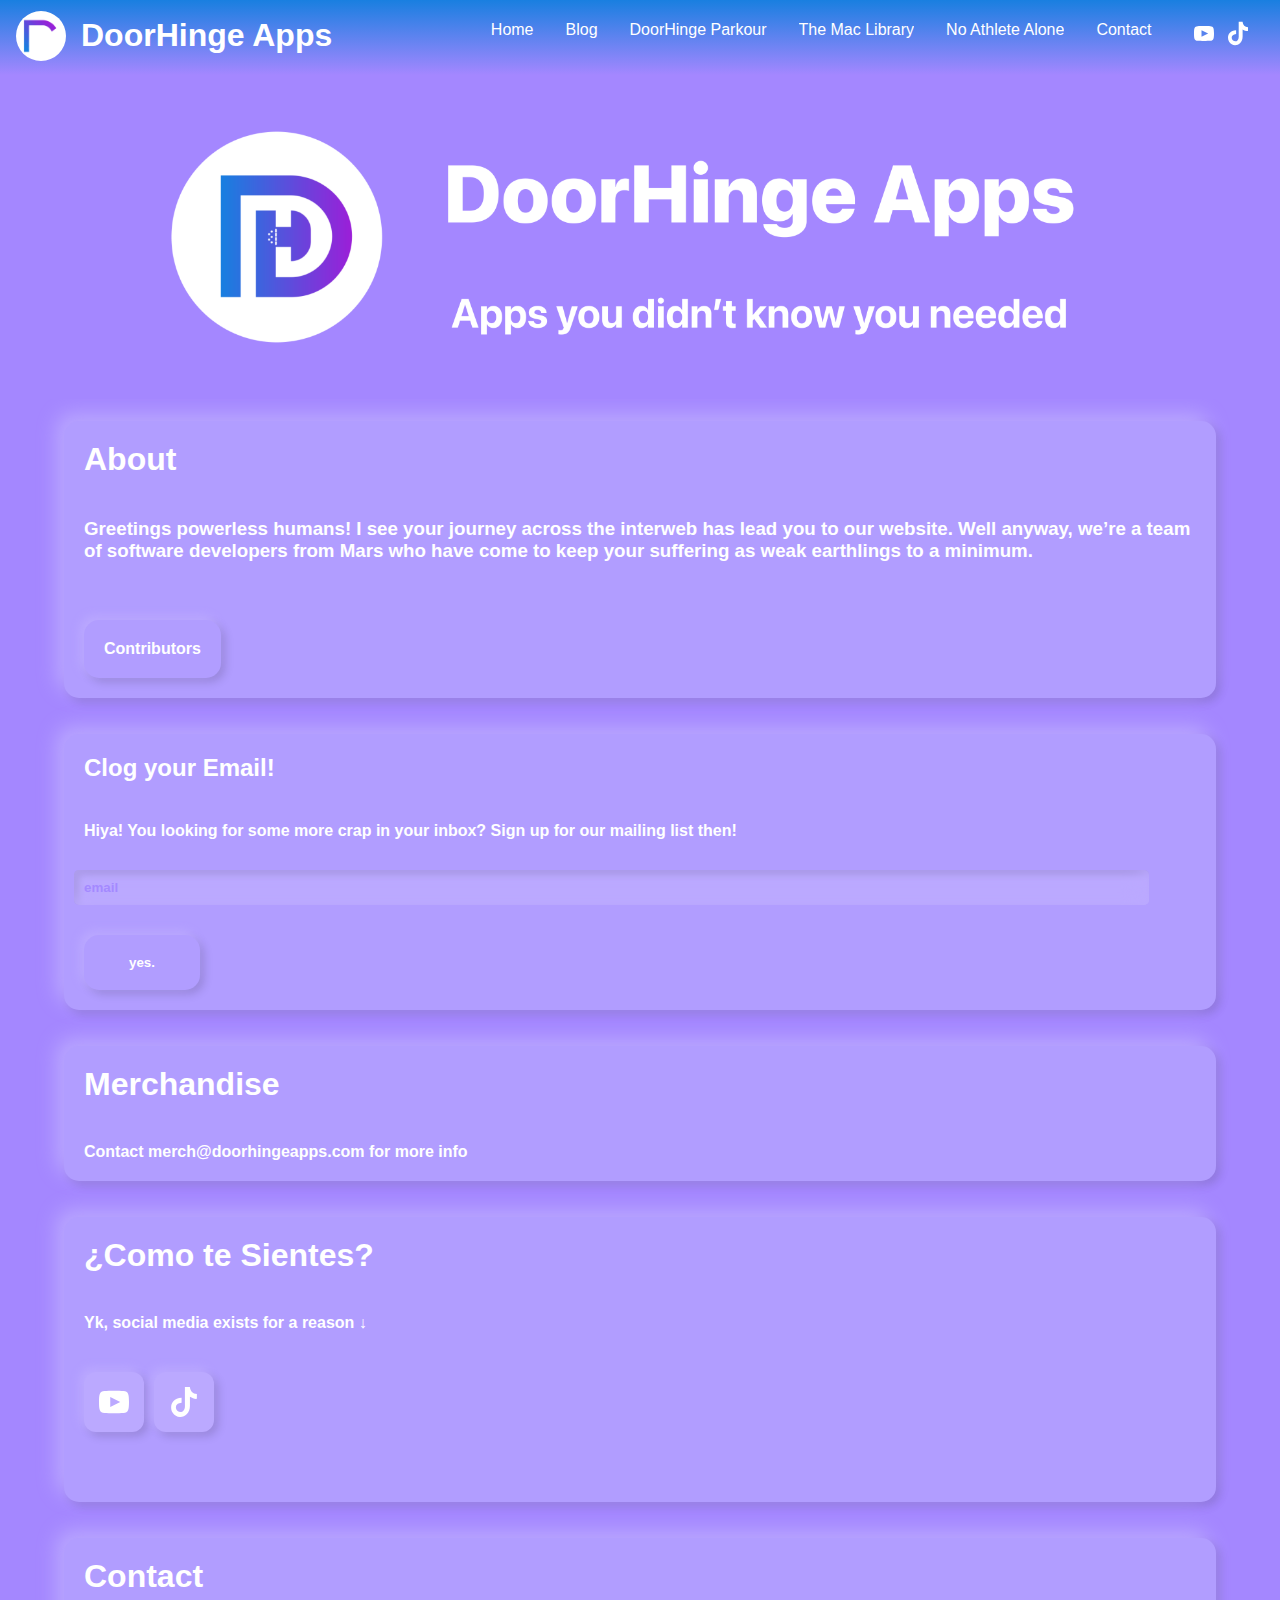
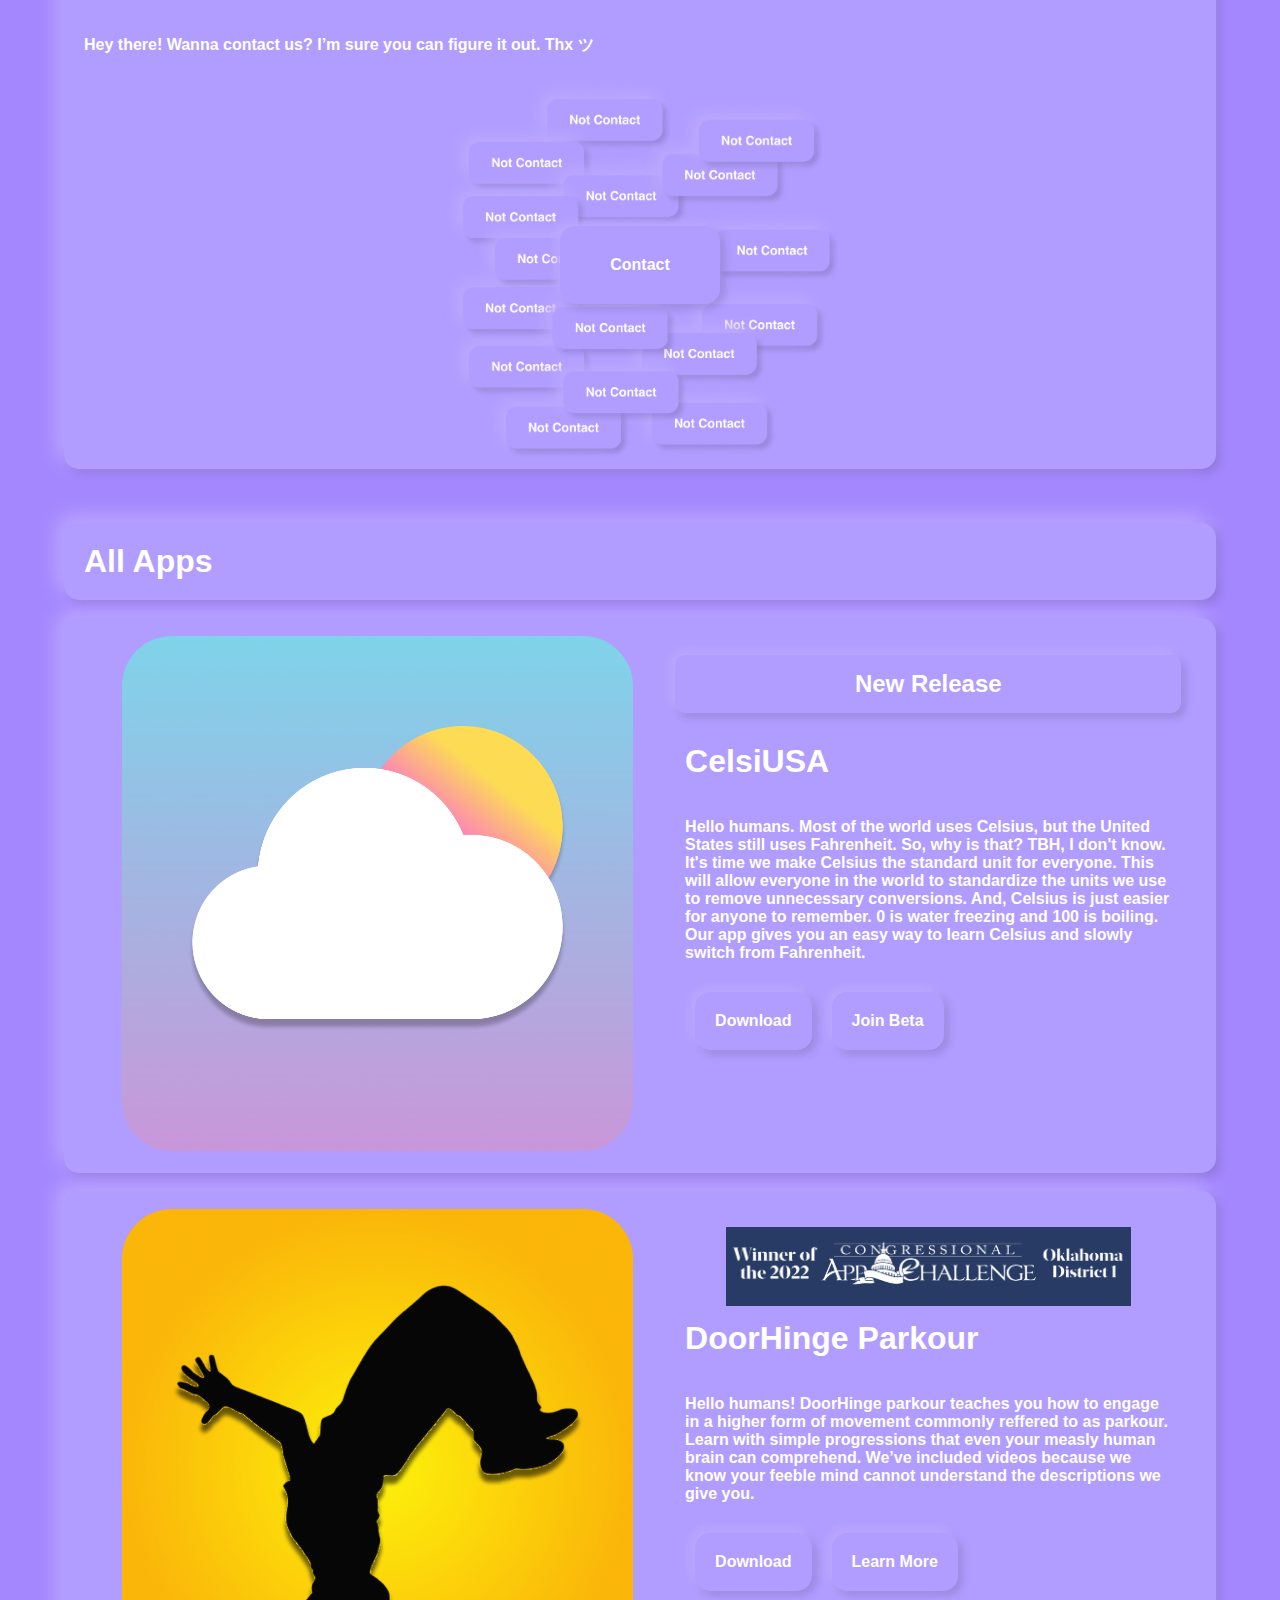
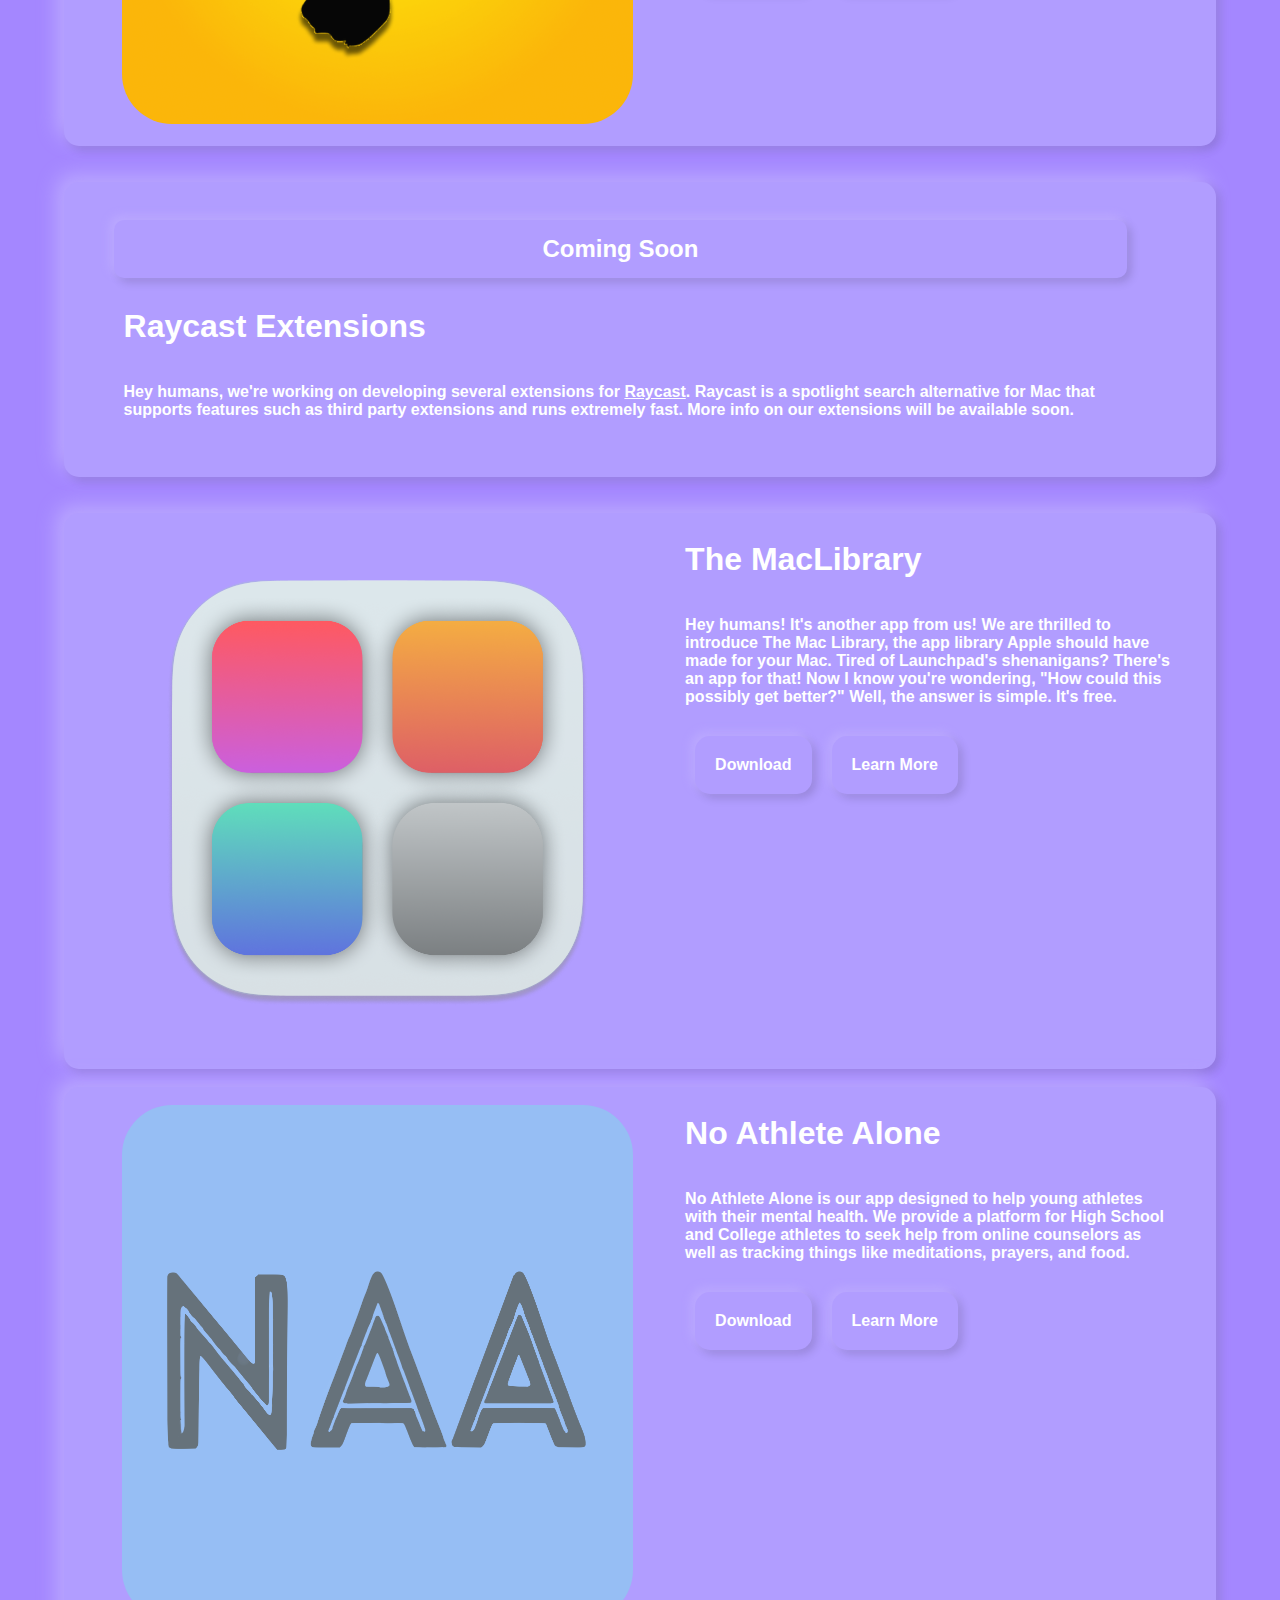
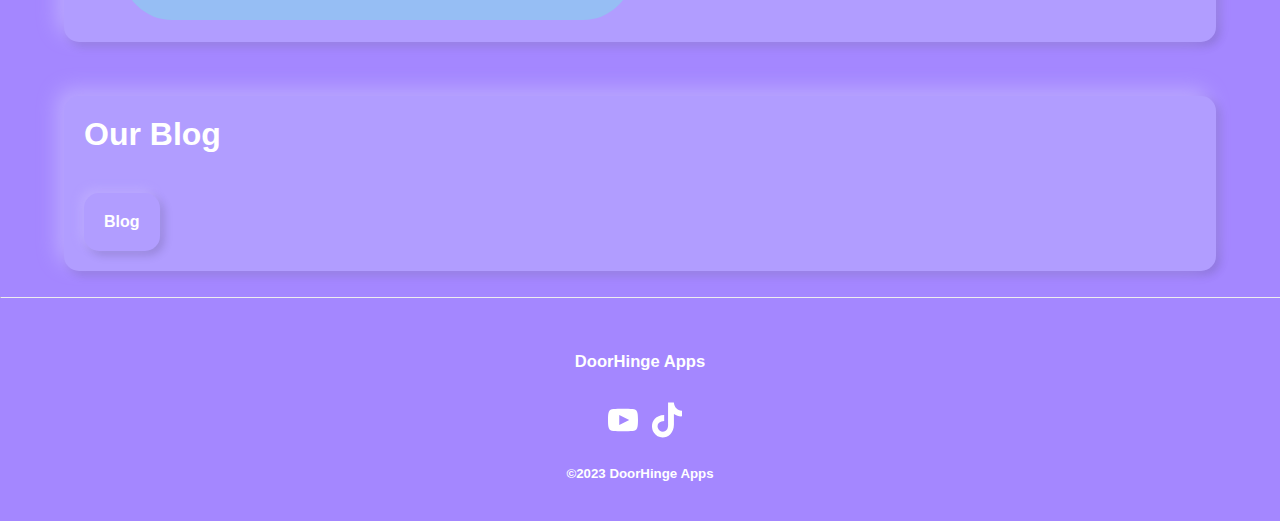
<file: index.html>
<!DOCTYPE html>
<div>

	<head>
		<!-- Google tag (gtag.js) -->
		<script async src="https://www.googletagmanager.com/gtag/js?id=G-7747XZXY15"></script>
		<script>
			window.dataLayer = window.dataLayer || [];
			function gtag() { dataLayer.push(arguments); }
			gtag('js', new Date());

			gtag('config', 'G-7747XZXY15');
		</script>
		<script async
			src="https://pagead2.googlesyndication.com/pagead/js/adsbygoogle.js?client=ca-pub-5723952362361159"
			crossorigin="anonymous"></script>
		<script type="text/javascript">
			(function (c, l, a, r, i, t, y) {
				c[a] = c[a] || function () { (c[a].q = c[a].q || []).push(arguments) };
				t = l.createElement(r); t.async = 1; t.src = "https://www.clarity.ms/tag/" + i;
				y = l.getElementsByTagName(r)[0]; y.parentNode.insertBefore(t, y);
			})(window, document, "clarity", "script", "g9w15u84m4");
		</script>
		<title>DoorHinge Apps</title>
		<meta name="description"
			content="Hello humans! We are a software development team from Mars. We have developed several apps including DoorHinge Parkour and The Mac Library.">
		<link rel="icon" type="image/x-icon" href="favicon.ico">
		<meta name="viewport" content="width=device-width, initial-scale=1">
		<script src="https://ajax.googleapis.com/ajax/libs/jquery/3.5.1/jquery.min.js"></script>
		<link rel="stylesheet" type="text/css" media="all" href="css/base.css" />
		<!--
        <link rel="stylesheet" type="text/css" media="screen and (min-width:    0px) and (max-width: 400px)" href="css/400px.css" />
        <link rel="stylesheet" type="text/css" media="screen and (min-width:  340px) and (max-width: 639px)" href="css/639px.css" />
        <link rel="stylesheet" type="text/css" media="screen and (min-width:  640px) and (max-width: 999px)" href="css/999px.css" />
        -->
		<link rel="stylesheet" type="text/css" media="screen and (min-width: 401px)" href="css/base.css" />
	</head>

	<body style="background-color: #A487FF">
		<meta name="viewport" content="width=device-width, initial-scale=1">
		<div id="header"></div>
		<a href="index.html">
			<div class="show-mobile"> <img src="Images/banners/mobile.png" alt="DoorHinge Apps" class="titleImage">
				<!--<img src="Mobile Animation.gif" alt="DoorHinge Apps" class="titleImage">-->
			</div>
			<div class="hide-mobile"> <img src="Images/banners/desktop.png" alt="DoorHinge Apps" class="titleImage">
				<!--<img src="Desktop Animation.gif" alt="DoorHinge Apps" class="titleImage">-->
			</div>
		</a> <br>
		<div class="infoText">
			<div>
				<h1 class="infoSubtextLeft"> About </h1>
				<h3 class="infoSubtextLeft"> Greetings powerless humans! I see your journey across the interweb has lead
					you to our website. Well anyway, we’re a team of software developers from Mars who have come to keep
					your suffering as weak earthlings to a minimum. </h3>
			</div>
			<br>
			<div class="centerButtons">
				<div class="fillButtons"> <a href="Contributors.html" class="outlineButtonText"> Contributors </a>
				</div>
			</div>
		</div>
		<br>
		<br>
		<div class="infoText">

			<!-- Begin Mailchimp Signup Form -->
			<div id="mc_embed_signup">
				<form
					action="https://wordpress.us18.list-manage.com/subscribe/post?u=9e9edc9e6f504f674159739b7&amp;id=deb2b39b75&amp;f_id=00ad36e7f0"
					method="post" id="mc-embedded-subscribe-form" name="mc-embedded-subscribe-form" class="validate"
					target="_self">
					<div id="mc_embed_signup_scroll">
						<h2 class="infoSubtextLeft">Clog your Email!</h2>
						<h4 class="infoSubtextLeft">Hiya! You looking for some more crap in your inbox? Sign up for our
							mailing list then!</h4>
						<div class="infoSubtextApp">
							<input type="email" placeholder="email" value="" name="EMAIL" class="emailField"
								id="mce-EMAIL" required>
							<span id="mce-EMAIL-HELPERTEXT" class="helper_text"></span>
						</div>
						<div id="mce-responses" class="clear foot">
							<div class="response" id="mce-error-response" style="display:none"></div>
							<div class="response" id="mce-success-response" style="display:none"></div>
						</div>
						<!-- real people should not fill this in and expect good things - do not remove this or risk form bot signups-->
						<div style="position: absolute; left: -5000px;" aria-hidden="true">
							<input type="text" name="b_9e9edc9e6f504f674159739b7_deb2b39b75" tabindex="-1" value=""
								placeholder="Email Address">
						</div>
						<div class="optionalParent">
							<div class="centerButtons">
								<input type="submit" value="yes." name="subscribe" id="mc-embedded-subscribe"
									class="fillButtons">
							</div>
						</div>
					</div>
				</form>
			</div>

			<!--End mc_embed_signup-->
		</div>

		<br>

		<script async
			src="https://pagead2.googlesyndication.com/pagead/js/adsbygoogle.js?client=ca-pub-5723952362361159"
			crossorigin="anonymous"></script>
		<ins class="adsbygoogle" style="display:block" data-ad-format="fluid" data-ad-layout-key="-hj-2+2s-98+9b"
			data-ad-client="ca-pub-5723952362361159" data-ad-slot="9177673018"></ins>
		<script>
			(adsbygoogle = window.adsbygoogle || []).push({});
		</script>

		<br>
		<div class="infoText">
			<h1 class="infoSubtextLeft"> Merchandise </h1>
			<h4 class="infoSubtextLeft"> Contact merch@doorhingeapps.com for more info </h4>
		</div>
		<br>
		<br>
		<div class="infoText">
			<h1 class="infoSubtextLeft">¿Como te Sientes?</h1>
			<h4 class="infoSubtextLeft"> Yk, social media exists for a reason ↓ </h4>
			<div class="centerButtons">
				<div class="HStack"> <a href="https://youtube.com/@doorhingeparkour" class="otherFillButtons"> <img
							src="socials/Youtube.svg" class="otherSocialIcon"> </a>
					<div class="Hspacer10">
						<p></p>
					</div>
					<a href="https://tiktok.com/@doorhingeparkour" class="otherFillButtons"> <img
							src="socials/Tiktok.svg" class="otherSocialIcon"> </a>
				</div>
			</div>
		</div>
		<br>

		<script async
			src="https://pagead2.googlesyndication.com/pagead/js/adsbygoogle.js?client=ca-pub-5723952362361159"
			crossorigin="anonymous"></script>
		<ins class="adsbygoogle" style="display:block" data-ad-format="fluid" data-ad-layout-key="-hj-2+2s-98+9b"
			data-ad-client="ca-pub-5723952362361159" data-ad-slot="9177673018"></ins>
		<script>
			(adsbygoogle = window.adsbygoogle || []).push({});
		</script>

		<br>
		<div class="infoText">
			<h1 class="infoSubtextLeft">Contact</h1>
			<h4 class="infoSubtextLeft"> Hey there! Wanna contact us? I’m sure you can figure it out. Thx ツ </h4>
			<div class="stack"> <img src="Images/notcontactbuttons.png" class="stacked-image">
				<div class="theThing">
					<div class="fillButtonsContact"> <a href="contact.html" class="outlineButtonText"> Contact </a>
					</div>
				</div>
			</div>
		</div>
		<br>
		<!--
        <div class="infoText">
            <div class="centerButtons">
                <div class="fillButtons">
                    <a href="https://www.etsy.com/listing/1361313416/doorhinge-parkour-t-shirt-yellow?ref=listings_manager_grid" class="fillButtonText">
                        Check it Out
                    </a>
                </div>
            </div>
        </div>-->

		<br>
		<br>
		<div class="infoText">
			<h1 class="infoSubtextLeft"> All Apps </h1>
		</div>
		<br>

		<div class="infoText"> <br>
			<div class="hide-mobile">
				<div class="altHStack">
					<div class="appsImageContainer"> <img src="Images/Icons/Purple Glow.png" class="appsImage"> </div>
					<div class="Hspacer15">
						<p></p>
					</div>
					<div class="appInfo">
						<h2 class="newReleaseBanner">New Release</h2>
						<h1 class="infoSubtextApp">CelsiUSA</h1>
						<br>
						<h4 class="infoSubtextApp">Hello humans. Most of the world uses Celsius, but the United States
							still uses Fahrenheit. So, why is that? TBH, I don't know. It's time we make Celsius the
							standard unit for everyone. This will allow everyone in the world to standardize the units
							we use to remove unnecessary conversions. And, Celsius is just easier for anyone to
							remember. 0 is water freezing and 100 is boiling. Our app gives you an easy way to learn
							Celsius and slowly switch from Fahrenheit.</h4>
						<div class="centerButtons">
							<div class="fillButtons"> <a href="https://apps.apple.com/in/app/celsiusa/id6449006027"
									class="fillButtonText"> Download </a> </div>
							<div class="Hspacer20"></div>
							<div class="fillButtons"> <a
									href="https://docs.google.com/forms/d/e/1FAIpQLScWVhe0RRdVv6uRyUs0kcQou8kntdo2Gf-l-K9Ix4NIEmXR0A/viewform?usp=sf_link"
									class="fillButtonText"> Join Beta </a> </div>
						</div>
					</div>
				</div>
			</div>
			<div class="show-mobile">
				<div>
					<div class="appsImageContainerMobile"> <img src="Images/Icons/Purple Glow.png"
							class="mobileAppsImage"> </div>
					<div class="mobileBannerContainter">
						<div class="mobileBannerContainter">
							<h2 class="newReleaseBanner">New Release</h2>
						</div>
						<br>
					</div>
					<div class="appInfo">
						<h1 class="infoSubtextApp">CelsiUSA</h1>
						<br>
						<h4 class="infoSubtextApp"> Hello humans. Most of the world uses Celsius, but the United States
							still uses Fahrenheit. So, why is that? TBH, I don't know. It's time we make Celsius the
							standard unit for everyone. This will allow everyone in the world to standardize the units
							we use to remove unnecessary conversions. And, Celsius is just easier for anyone to
							remember. 0 is water freezing and 100 is boiling. Our app gives you an easy way to learn
							Celsius and slowly switch from Fahrenheit.</h4>
						<div class="centerButtons">
							<div class="fillButtons"> <a href="https://apps.apple.com/in/app/celsiusa/id6449006027"
									class="fillButtonText"> Download </a> </div>
							<div class="Hspacer20"></div>
							<div class="fillButtons"> <a
									href="https://docs.google.com/forms/d/e/1FAIpQLScWVhe0RRdVv6uRyUs0kcQou8kntdo2Gf-l-K9Ix4NIEmXR0A/viewform?usp=sf_link"
									class="fillButtonText"> Join Beta </a> </div>
						</div>
					</div>
				</div>
			</div>
			<br>
		</div>
		<br>

		<div class="infoText"> <br>
			<div class="hide-mobile">
				<div class="altHStack">
					<div class="appsImageContainer"> <img src="Images/Icons/DoorHinge Parkour Icon.png"
							class="appsImage"> </div>
					<div class="Hspacer15">
						<p></p>
					</div>
					<div class="appInfo">
						<!--<h2 class="comingSoonBanner">Version 4.0 Coming Soon</h2>-->
						<div class="mobileBannerContainter">
							<!--<h2 class="mobileComingSoonBanner">Version 4.0 Coming Soon</h2>-->
							<br>
							<img src="CAC Banner Alt.png"
								alt="Winner of the 2022 Congressional App Challenge. Oklahoma District 1">
						</div>
						<h1 class="infoSubtextApp">DoorHinge Parkour</h1>
						<br>
						<h4 class="infoSubtextApp"> Hello humans! DoorHinge parkour teaches you how to engage in a
							higher form of movement commonly reffered to as parkour. Learn with simple progressions that
							even your measly human brain can comprehend. We’ve included videos because we know your
							feeble mind cannot understand the descriptions we give you. </h4>
						<div class="centerButtons">
							<div class="fillButtons"> <a
									href="https://apps.apple.com/us/app/doorhinge-parkour/id1636750816"
									class="fillButtonText"> Download </a> </div>
							<div class="Hspacer20">
								<p></p>
							</div>
							<div class="fillButtons"> <a href="https://doorhingeparkour.com" class="fillButtonText">
									Learn More </a> </div>
						</div>
					</div>
				</div>
			</div>
			<div class="show-mobile">
				<div>
					<div class="appsImageContainerMobile"> <img src="Images/Icons/DoorHinge Parkour Icon.png"
							class="mobileAppsImage"> </div>
					<div class="mobileBannerContainter">
						<!--<h2 class="mobileComingSoonBanner">Version 4.0 Coming Soon</h2>-->
						<br>
						<img src="CAC Banner Alt.png"
							alt="Winner of the 2022 Congressional App Challenge. Oklahoma District 1">
					</div>
					<div class="appInfo">
						<h1 class="infoSubtextApp">DoorHinge Parkour</h1>
						<br>
						<h4 class="infoSubtextApp"> Hello humans! DoorHinge parkour teaches you how to engage in a
							higher form of movement commonly reffered to as parkour. Learn with simple progressions that
							even your measly human brain can comprehend. We’ve included videos because we know your
							feeble mind cannot understand the descriptions we give you. </h4>
						<div class="centerButtons">
							<div class="fillButtons"> <a
									href="https://apps.apple.com/us/app/doorhinge-parkour/id1636750816"
									class="fillButtonText"> Download </a> </div>
							<div class="Hspacer20">
								<p></p>
							</div>
							<div class="fillButtons"> <a href="https://doorhingeparkour.com" class="fillButtonText">
									Learn More </a> </div>
						</div>
					</div>
				</div>
			</div>
			<br>
		</div>


		<br>

		<script async
			src="https://pagead2.googlesyndication.com/pagead/js/adsbygoogle.js?client=ca-pub-5723952362361159"
			crossorigin="anonymous"></script>
		<ins class="adsbygoogle" style="display:block" data-ad-format="fluid" data-ad-layout-key="-hj-2+2s-98+9b"
			data-ad-client="ca-pub-5723952362361159" data-ad-slot="9177673018"></ins>
		<script>
			(adsbygoogle = window.adsbygoogle || []).push({});
		</script>


		<br>

		<div class="infoText">
			<br>
			<div class="hide-mobile">
				<div class="altHStack">
					<!--<div class="appsImageContainer"> <img src="Images/Icons/DoorHinge Parkour Icon.png" class="appsImage"> </div>-->
					<div class="Hspacer15">
						<p></p>
					</div>
					<div class="appInfo">
						<h2 class="newReleaseBanner">Coming Soon</h2>
						<!--<h2 class="mobileComingSoonBanner">Version 4.0 Coming Soon</h2>-->
						<h1 class="infoSubtextApp">Raycast Extensions</h1>
						<br>
						<h4 class="infoSubtextApp"> Hey humans, we're working on developing several extensions for <a
								href="https://raycast.com"
								style="text-decoration: underline; color: white;">Raycast</a>. Raycast is a spotlight
							search alternative for Mac that supports features such as third party extensions and runs
							extremely fast. More info on our extensions will be available soon. </h4>
						<div class="centerButtons">
							<!--<div class="fillButtons"> <a href="https://apps.apple.com/us/app/doorhinge-parkour/id1636750816" class="fillButtonText"> Download </a> </div>
					<div class="Hspacer20">
						<p></p>
					</div>
					<div class="fillButtons"> <a href="https://doorhingeparkour.com" class="fillButtonText"> Learn More </a> </div>-->
						</div>
					</div>
				</div>
			</div>
			<div class="show-mobile">
				<div>
					<!--<div class="appsImageContainerMobile"> <img src="Images/Icons/DoorHinge Parkour Icon.png"
							class="mobileAppsImage"> </div>-->
					<div class="mobileBannerContainter">
						<h2 class="newReleaseBanner">Coming Soon</h2>
						<div class="appInfo">
							<h1 class="infoSubtextApp">Raycast Extensions</h1>
							<br>
							<h4 class="infoSubtextApp"> Hey humans, we're working on developing several extensions for
								<a href="https://raycast.com"
									style="text-decoration: underline; color: white;">Raycast</a>. Raycast is a
								spotlight search alternative for Mac that supports features such as third party
								extensions and runs extremely fast. More info on our extensions will be available soon.
							</h4>
							<!--<div class="centerButtons">
					<div class="fillButtons"> <a href="https://apps.apple.com/us/app/doorhinge-parkour/id1636750816" class="fillButtonText"> Download </a> </div>
					<div class="Hspacer20">
						<p></p>
					</div>
					<div class="fillButtons"> <a href="https://doorhingeparkour.com" class="fillButtonText"> Learn More </a> </div>
				</div>-->
						</div>
					</div>
				</div>
				<br>
			</div>
		</div>

		<br>

		<script async
			src="https://pagead2.googlesyndication.com/pagead/js/adsbygoogle.js?client=ca-pub-5723952362361159"
			crossorigin="anonymous"></script>
		<ins class="adsbygoogle" style="display:block" data-ad-format="fluid" data-ad-layout-key="-hj-2+2s-98+9b"
			data-ad-client="ca-pub-5723952362361159" data-ad-slot="9177673018"></ins>
		<script>
			(adsbygoogle = window.adsbygoogle || []).push({});
		</script>


		<br>

		<div class="infoText"> <br>
			<div class="hide-mobile">
				<div class="altHStack">
					<div class="appsImageContainer"> <img src="Images/Icons/App Library Icon.png" class="appsImage">
					</div>
					<div class="Hspacer15">
						<p></p>
					</div>
					<div class="appInfo">
						<h1 class="infoSubtextApp">The MacLibrary</h1>
						<br>
						<h4 class="infoSubtextApp"> Hey humans! It's another app from us! We are thrilled to introduce
							The Mac Library, the app library Apple should have made for your Mac. Tired of Launchpad's
							shenanigans? There's an app for that! Now I know you're wondering, "How could this possibly
							get better?" Well, the answer is simple. It's free. </h4>
						<div class="centerButtons">
							<div class="fillButtons"> <a href="https://themaclibrary.com" class="fillButtonText">
									Download </a> </div>
							<div class="Hspacer20">
								<p></p>
							</div>
							<div class="fillButtons"> <a href="https://themaclibrary.com" class="fillButtonText"> Learn
									More </a> </div>
						</div>
					</div>
				</div>
			</div>
			<div class="show-mobile">
				<div>
					<div class="appsImageContainerMobile"> <img src="Images/Icons/App Library Icon.png"
							class="mobileAppsImage"> </div>

					<div class="appInfo">
						<h1 class="infoSubtextApp">The MacLibrary</h1>
						<br>
						<h4 class="infoSubtextApp"> Hey humans! It's another app from us! We are thrilled to introduce
							The Mac Library, the app library Apple should have made for your Mac. Tired of Launchpad's
							shenanigans? There's an app for that! Now I know you're wondering, "How could this possibly
							get better?" Well, the answer is simple. It's free. </h4>
						<div class="centerButtons">
							<div class="fillButtons"> <a href="https://themaclibrary.com" class="fillButtonText">
									Download </a> </div>
							<div class="Hspacer20">
								<p></p>
							</div>
							<div class="fillButtons"> <a href="https://themaclibrary.com" class="fillButtonText"> Learn
									More </a> </div>
						</div>
					</div>
				</div>
			</div>
			<br>
		</div>
		<br>
		<div class="infoText"> <br>
			<div class="hide-mobile">
				<div class="altHStack">
					<div class="appsImageContainer"> <img src="Images/Icons/NAA Icon.png" class="appsImage"> </div>
					<div class="Hspacer15">
						<p></p>
					</div>
					<div class="appInfo">
						<!--<h2 class="newReleaseBanner">Version 3.0 Now Available!</h2>-->
						<h1 class="infoSubtextApp">No Athlete Alone</h1>
						<br>
						<h4 class="infoSubtextApp"> No Athlete Alone is our app designed to help young athletes with
							their mental health. We provide a platform for High School and College athletes to seek help
							from online counselors as well as tracking things like meditations, prayers, and food. </h4>
						<div class="centerButtons">
							<div class="fillButtons"> <a
									href="https://apps.apple.com/us/app/no-athlete-alone/id6443908015"
									class="fillButtonText"> Download </a> </div>
							<div class="Hspacer20">
								<p></p>
							</div>
							<div class="fillButtons"> <a href="https://naaathletes.wordpress.com/"
									class="fillButtonText"> Learn More </a> </div>
						</div>
					</div>
				</div>
			</div>
			<div class="show-mobile">
				<div>
					<div class="appsImageContainerMobile"> <img src="Images/Icons/NAA Icon.png" class="mobileAppsImage">
					</div>
					<!--<div class="mobileBannerContainter">
                            <h2 class="mobileNewReleaseBanner">Version 3.0 Now Available!</h2>
                        </div> -->
					<div class="appInfo">
						<h1 class="infoSubtextApp">No Athlete Alone</h1>
						<br>
						<h4 class="infoSubtextApp"> No Athlete Alone is our app designed to help young athletes with
							their mental health. We provide a platform for High School and College athletes to seek help
							from online counselors as well as tracking things like meditations, prayers, and food. </h4>
						<div class="centerButtons">
							<div class="fillButtons"> <a
									href="https://apps.apple.com/us/app/no-athlete-alone/id6443908015"
									class="fillButtonText"> Download </a> </div>
							<div class="Hspacer20">
								<p></p>
							</div>
							<div class="fillButtons"> <a href="https://noathletealone.com/" class="fillButtonText">
									Learn More </a> </div>
						</div>
					</div>
				</div>
			</div>
			<br>
		</div>
		<!--<br>
<div class="infoText"> <br>
	<div class="hide-mobile">
		<div class="altHStack">
			<div class="appsImageContainer"> <img src="Images/Icons/The Caedmon App Icon.png" class="appsImage"> </div>
			<div class="Hspacer15">
				<p></p>
			</div>
			<div class="appInfo"> 
				<h2 class="newReleaseBanner">No Longer Available</h2>
				<h1 class="infoSubtextApp">The Caedmon App</h1>
				<br>
				<h4 class="infoSubtextApp"> What happens when a team of lizard software developers from Mars gets bored? Well, this is your answer. Our app includes the most random projects we have ever created including Vague Measure, the Caedmon Soundboard, and Color Buttons with even more coming soon. </h4>
				<div class="centerButtons">
					<div class="fillButtons"> <a href="https://apps.apple.com/us/app/the-caedmon-app/id6444353468" class="fillButtonText"> Download </a> </div>
					<div class="Hspacer20">
						<p></p>
					</div>
					<div class="fillButtons"> <a href="the-caedmon-app.html" class="fillButtonText"> Learn More </a> </div>
				</div>
			</div>
		</div>
	</div>
	<div class="show-mobile">
		<div>
			<div class="appsImageContainerMobile"> <img src="Images/Icons/The Caedmon App Icon.png" class="mobileAppsImage"> </div>
			<div class="mobileBannerContainter">
                            <h2 class="mobileComingSoonBanner">Version 4.0 Coming Soon</h2>
                        </div>
			<div class="appInfo">
				<h1 class="infoSubtextApp">The Caedmon App</h1>
				<br>
				<h4 class="infoSubtextApp"> What happens when a team of lizard software developers from Mars gets bored? Well, this is your answer. Our app includes the most random projects we have ever created including Vague Measure, the Caedmon Soundboard, and Color Buttons with even more coming soon. </h4>
				<div class="centerButtons">
					<div class="fillButtons"> <a href="https://apps.apple.com/us/app/the-caedmon-app/id6444353468" class="fillButtonText"> Download </a> </div>
					<div class="Hspacer20">
						<p></p>
					</div>
					<div class="fillButtons"> <a href="the-caedmon-app.html" class="fillButtonText"> Learn More </a> </div>
				</div>
			</div>
		</div>
	</div>-->
		<br>
</div>
<br>

<script async src="https://pagead2.googlesyndication.com/pagead/js/adsbygoogle.js?client=ca-pub-5723952362361159"
	crossorigin="anonymous"></script>
<ins class="adsbygoogle" style="display:block" data-ad-format="fluid" data-ad-layout-key="-hj-2+2s-98+9b"
	data-ad-client="ca-pub-5723952362361159" data-ad-slot="9177673018"></ins>
<script>
	(adsbygoogle = window.adsbygoogle || []).push({});
</script>

<br>
<div class="infoText">
	<h1 class="infoSubtextLeft"> Our Blog </h1>
	<div class="centerButtons">
		<div class="fillButtons"> <a href="blog.html" class="fillButtonText"> Blog </a> </div>
		<!--
                <div class="Hspacer20"><p></p></div>
                <div class="fillButtons">
                    <a href="https://doorhingeparkour.wordpress.com/blog" class="fillButtonText">
                        Blog Archive
                    </a>
                </div>
                -->
	</div>
</div>


<script async src="https://pagead2.googlesyndication.com/pagead/js/adsbygoogle.js?client=ca-pub-5723952362361159"
	crossorigin="anonymous"></script>
<ins class="adsbygoogle" style="display:block" data-ad-format="autorelaxed" data-ad-client="ca-pub-5723952362361159"
	data-ad-slot="3887448195"></ins>
<script>
	(adsbygoogle = window.adsbygoogle || []).push({});
</script>



<div id="footer"></div>
<script>
	$(function () {
		$("#header").load("header.html");
		$("#footer").load("footer.html");
	});
</script>
</body>
</div>
</file>
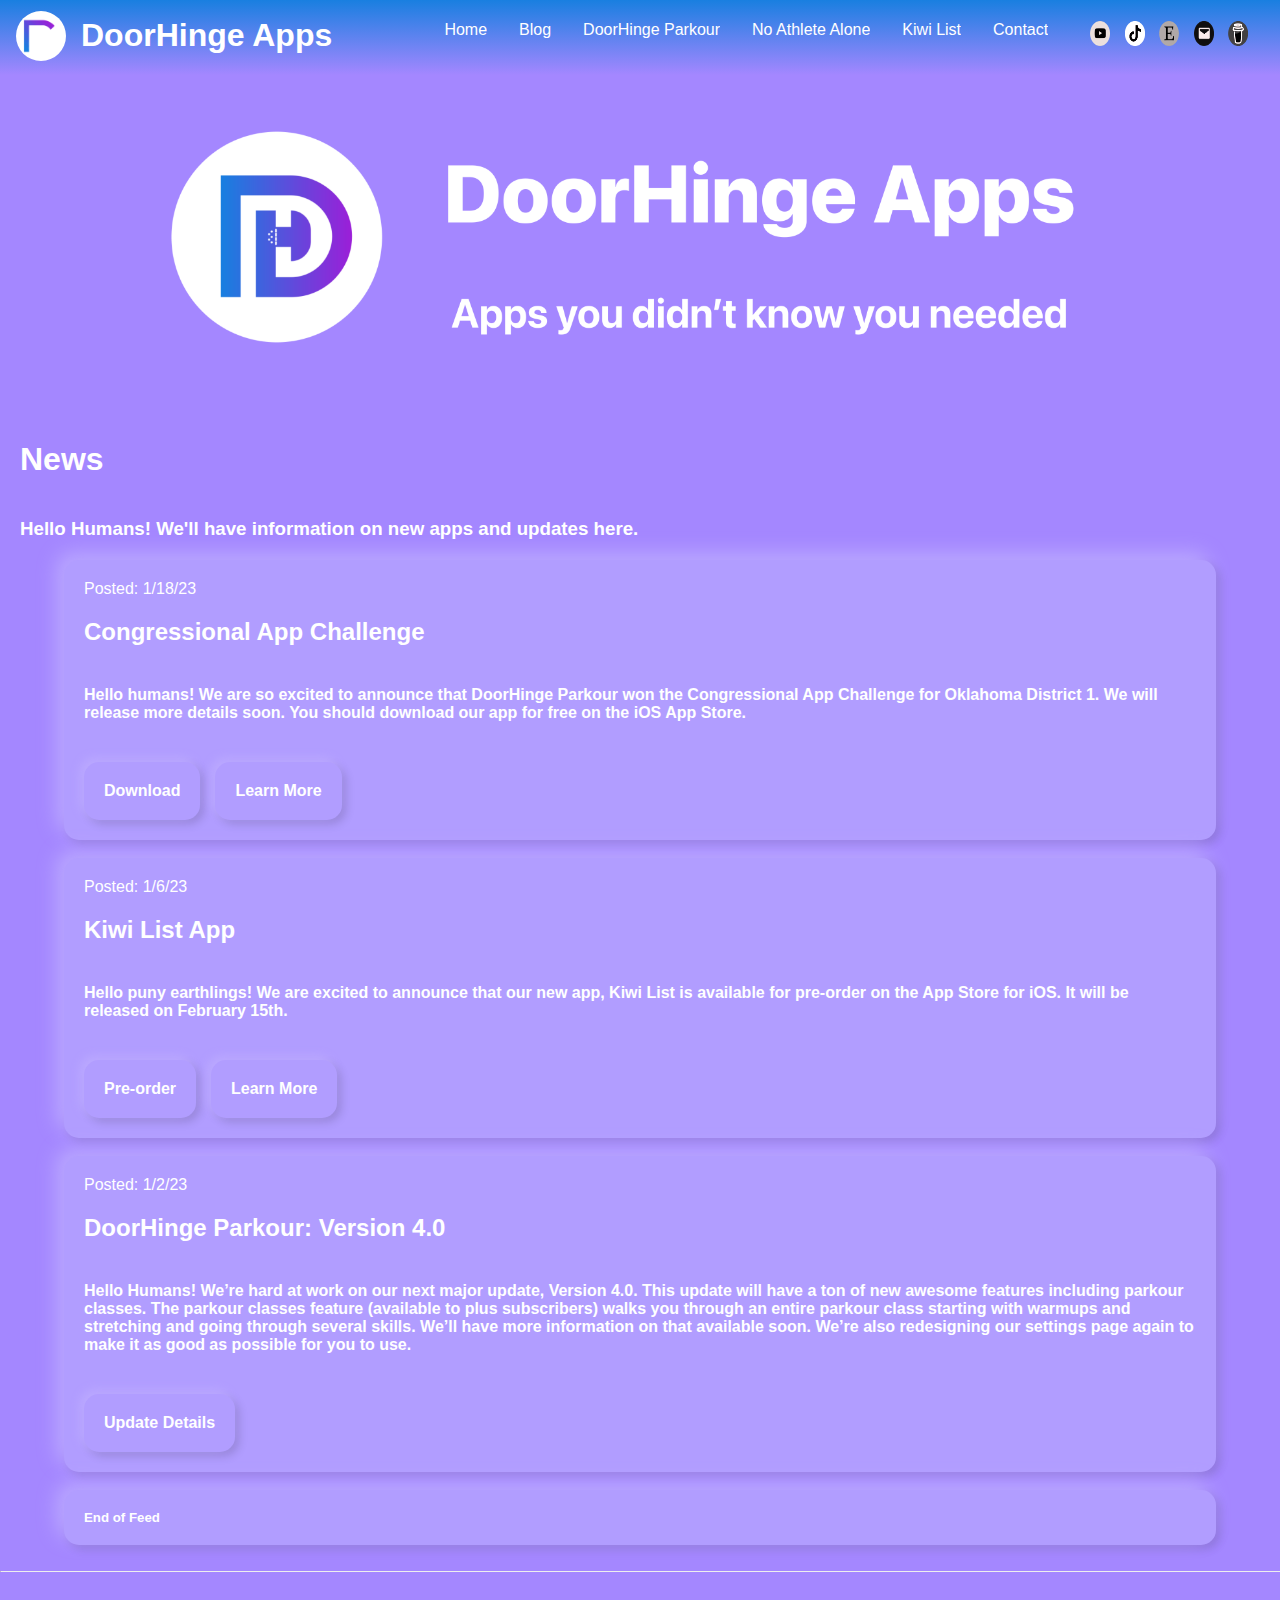
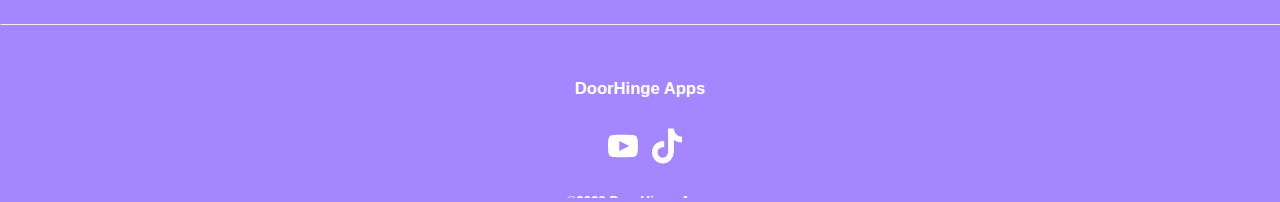
<file: blog.html>
<!DOCTYPE html>
<div>
    <head>
        <!-- Google tag (gtag.js) -->
        <script async src="https://www.googletagmanager.com/gtag/js?id=G-7747XZXY15"></script>
        <script>
          window.dataLayer = window.dataLayer || [];
          function gtag(){dataLayer.push(arguments);}
          gtag('js', new Date());

          gtag('config', 'G-7747XZXY15');
        </script>

        <title>News | DoorHinge Apps</title>
        <meta name="description" content="View updates, new info, and more about our apps.">

        <link rel="icon" type="image/x-icon" href="favicon.ico">
        <meta name="viewport" content="width=device-width, initial-scale=1">

        <link rel="stylesheet" type="text/css" media="all" type="text/css" href="css/base.css" />
        <!--
        <link rel="stylesheet" type="text/css" media="screen and (min-width:    0px) and (max-width: 400px)" href="css/400px.css" />
        <link rel="stylesheet" type="text/css" media="screen and (min-width:  340px) and (max-width: 639px)" href="css/639px.css" />
        <link rel="stylesheet" type="text/css" media="screen and (min-width:  640px) and (max-width: 999px)" href="css/999px.css" />
        -->
        <link rel="stylesheet" type="text/css" media="screen and (min-width: 401px)" href="css/base.css" />

    </head>

    <body style="background-color: #A487FF">
        <meta name="viewport" content="width=device-width, initial-scale=1">
          <section class="top-nav">
            <div>
                <a href="https://doorhingeapps.com">
                    <div class="altHStack">
                        <div class="logo">
                            <img src="Images/logo animation.gif" alt="DoorHinge Apps Logo" class="animatedLogo">
                        </div>
                    
                        <h1 class="navBarTitle">
                            DoorHinge Apps
                        </h1>
                    </div>
                </a>
            </div>
            <input id="menu-toggle" type="checkbox" />
            <label class='menu-button-container' for="menu-toggle">
            <div class='menu-button'></div>
            </label>
            <ul class="menu">
                <li>
                    <a href="https://doorhingeapps.com" class="whiteButtonText">
                        Home
                    </a>
                </li>
                <li>
                    <a href="https://doorhingeapps.com/blog" class="whiteButtonText">
                        Blog
                    </a>
                </li>
                <li>
                    <a href="https://doorhingeparkour.com" class="whiteButtonText">
                        DoorHinge Parkour
                    </a>
                </li>
                <li>
                    <a href="https://noathletealone.com" class="whiteButtonText">
                        No Athlete Alone
                    </a>
                </li>
                <li>
                    <a href="https://kiwilist.app" class="whiteButtonText">
                        Kiwi List
                    </a>
                </li>
                <li>
                    <a href="contact.html" class="whiteButtonText">
                        Contact
                    </a>
                </li>
                <li>
                    <div class="altHStack">
                        <div class="socials">
                            <a href="https://youtube.com/@doorhingeparkour">
                                <img src="socials/YouTube Icon.png" class="socialIconMenu">
                            </a>
                            <a href="https://tiktok.com/@doorhingeparkour">
                                <img src="socials/TikTok Icon.png" class="socialIconMenu">
                            </a>
                            <a href="https://www.etsy.com/shop/DoorHingeApps?listing_id=1361313416">
                                <img src="socials/Etsy Icon.png" class="socialIconMenu">
                            </a>
                            <a href="mailto:support@doorhingeapps.com">
                                <img src="socials/Email Icon.png" class="socialIconMenu">
                            </a>
                            <a href="https://www.buymeacoffee.com/caedmonm">
                                <img src="socials/Buy me a Coffee Icon.png" class="socialIconMenu">
                            </a>
                        </div>
                    </div>
                </li>
            </ul>
          </section>


        <a href="index.html">
            <div class="show-mobile">
                <img src="Images/banners/mobile.png" alt="DoorHinge Apps" class="titleImage">
            </div>
            <div class="hide-mobile">
                <img src="Images/banners/desktop.png" alt="DoorHinge Apps" class="titleImage">
            </div>
        </a>

        <br>

        <div>
            <h1 class="infoSubtextLeft">
                News
            </h1>
            <h3 class="infoSubtextLeft">
                Hello Humans! We'll have information on new apps and updates here.
            </h3>
        </div>


        <div class="newsItem">
            <div class="infoText">
                <!--Post date-->
                <p class="blogDate">Posted: 1/18/23</p>
                <!--Title for the post-->
                <h2 class="infoSubtextLeft">Congressional App Challenge</h2>
                <!--Body of post-->
                <h4 class="infoSubtextLeft">
                    Hello humans! We are so excited to announce that DoorHinge Parkour won the Congressional App Challenge for Oklahoma District 1. We will release more details soon. You should download our app for free on the iOS App Store.
                </h4>

                <!--Links on post-->
                <div class="centerButtons">
                    <div class="fillButtons">
                        <a href="https://apps.apple.com/us/app/doorhinge-parkour/id1636750816" class="fillButtonText">
                            Download
                        </a>
                    </div>
                    <p class="Hspacer15"></p>
                    <div class="fillButtons">
                        <a href="https://doorhingeparkour.com" class="fillButtonText">
                            Learn More
                        </a>
                    </div>
                </div>
                <!--End of links on post-->
            </div>
        </div>

        <br>

        <div class="newsItem">
            <div class="infoText">
                <!--Post date-->
                <p class="blogDate">Posted: 1/6/23</p>
                <!--Title for the post-->
                <h2 class="infoSubtextLeft">Kiwi List App</h2>
                <!--Body of post-->
                <h4 class="infoSubtextLeft">
                    Hello puny earthlings! We are excited to announce that our new app, Kiwi List is available for pre-order on the App Store for iOS. It will be released on February 15th.
                </h4>

                <!--Links on post-->
                <div class="centerButtons">
                    <div class="fillButtons">
                        <a href="https://arc.net/e/D2AF4642-E6F4-4E13-B14D-1607318D57E0" class="fillButtonText">
                            Pre-order
                        </a>
                    </div>
                    <p class="Hspacer15"></p>
                    <div class="fillButtons">
                        <a href="https://kiwilist.app" class="fillButtonText">
                            Learn More
                        </a>
                    </div>
                </div>
                <!--End of links on post-->
            </div>
        </div>

        <br>


        <div class="newsItem">
            <div class="infoText">
                <!--Post date-->
                <p class="blogDate">Posted: 1/2/23</p>
                <!--Title for the post-->
                <h2 class="infoSubtextLeft">DoorHinge Parkour: Version 4.0</h2>
                <!--Body of post-->
                <h4 class="infoSubtextLeft">
                    Hello Humans! We’re hard at work on our next major update, Version 4.0. This update will have a ton of new awesome features including parkour classes. The parkour classes feature (available to plus subscribers) walks you through an entire parkour class starting with warmups and stretching and going through several skills. We’ll have more information on that available soon. We’re also redesigning our settings page again to make it as good as possible for you to use.
                </h4>

                <!--Links on post-->
                <div class="centerButtons">
                    <div class="fillButtons">
                        <a href="https://arc.net/e/D2AF4642-E6F4-4E13-B14D-1607318D57E0" class="fillButtonText">
                            Update Details
                        </a>
                    </div>
                </div>
                <!--End of links on post-->
            </div>
        </div>

        <br>

        <div class="infoText">
            <h5 class="infoSubtextCenter">End of Feed</h5>
        </div>

        <br>
        <hr>
        <br>

        <embed type="text/html" src="footer.html" width="100%" height="200">
            
    </body>
</div>
</file>
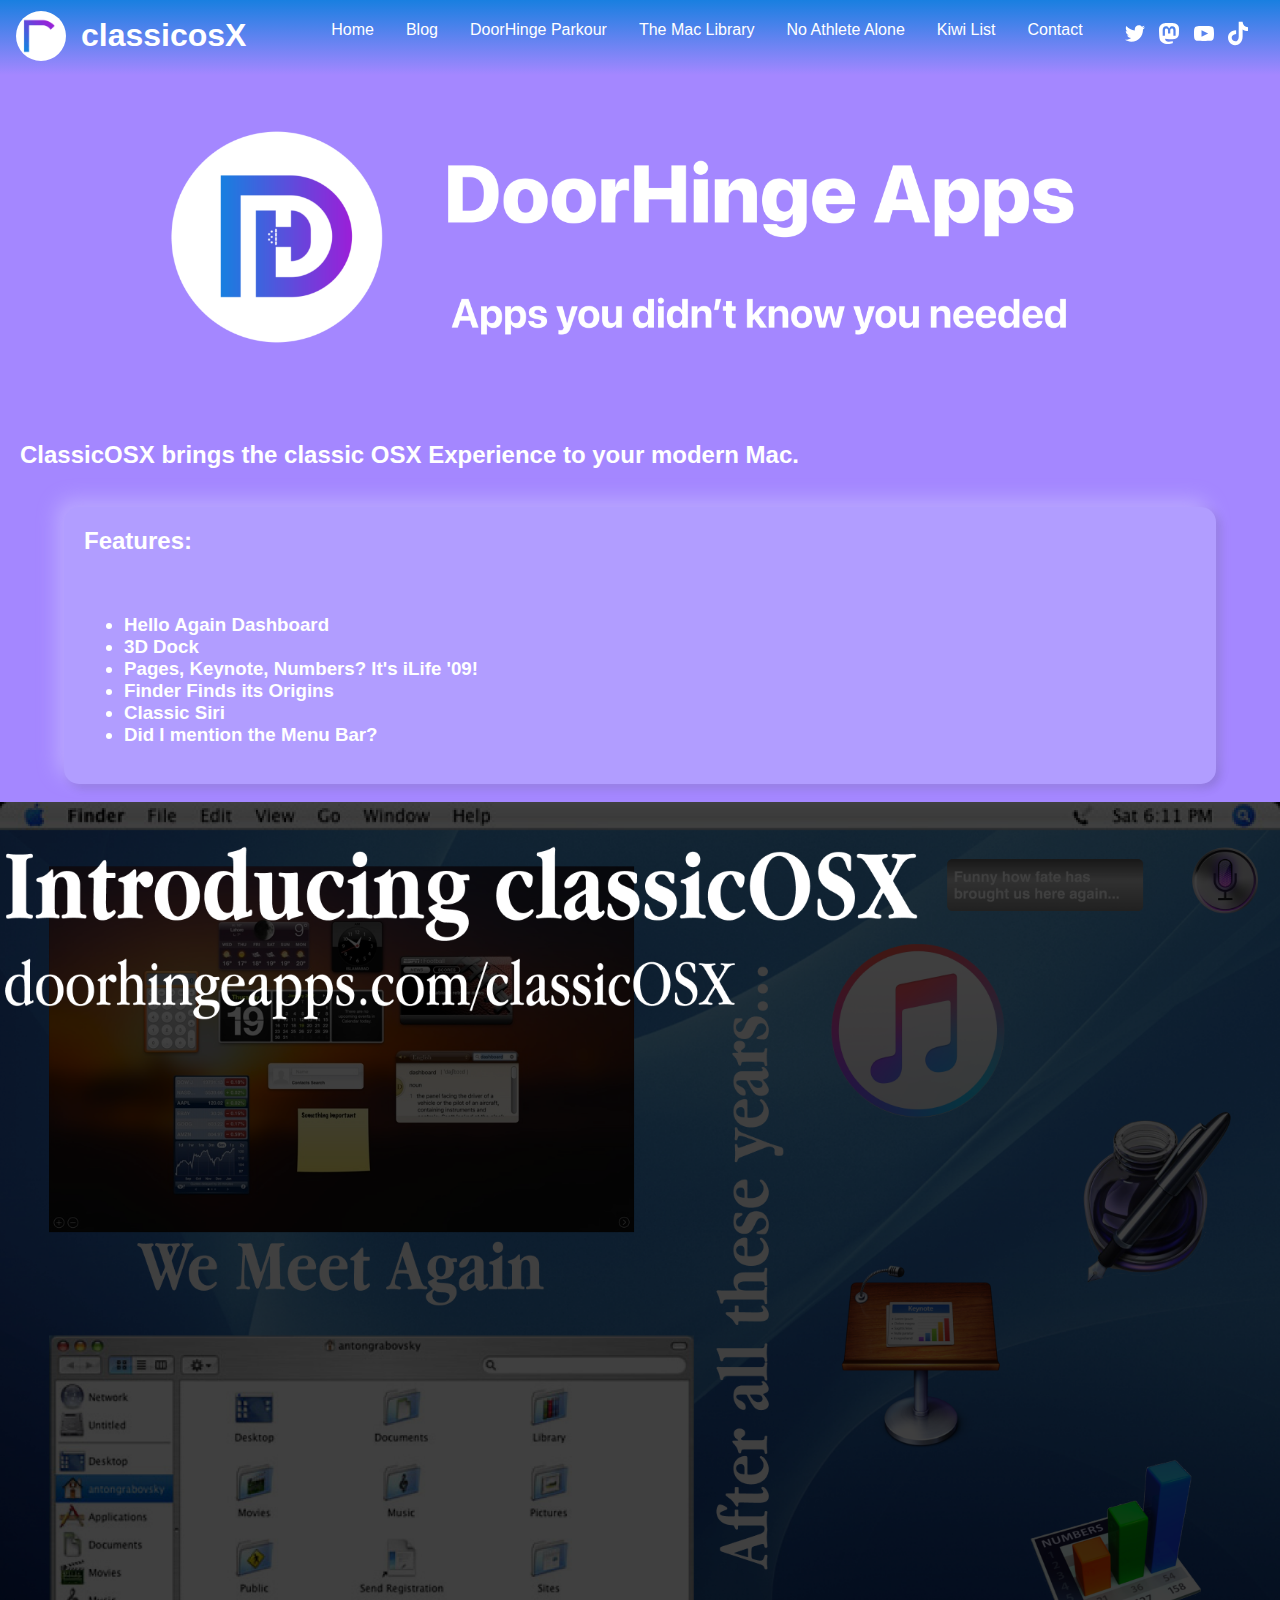
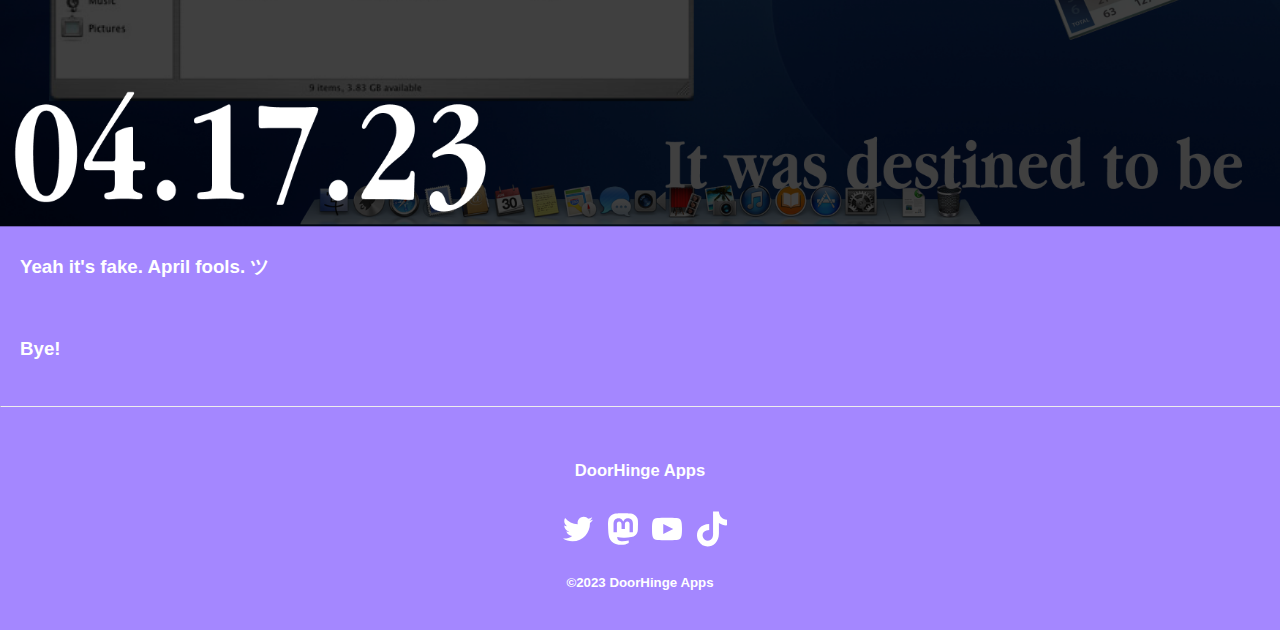
<file: classicOSX.html>
<!DOCTYPE html>
<div>
    <head>
        <!-- Google tag (gtag.js) -->
        <script async src="https://www.googletagmanager.com/gtag/js?id=G-7747XZXY15"></script>
        <script>
          window.dataLayer = window.dataLayer || [];
          function gtag(){dataLayer.push(arguments);}
          gtag('js', new Date());

          gtag('config', 'G-7747XZXY15');
        </script>
        
        <script async src="https://pagead2.googlesyndication.com/pagead/js/adsbygoogle.js?client=ca-pub-5723952362361159"
     crossorigin="anonymous"></script>
        
        <script type="text/javascript">
    (function(c,l,a,r,i,t,y){
        c[a]=c[a]||function(){(c[a].q=c[a].q||[]).push(arguments)};
        t=l.createElement(r);t.async=1;t.src="https://www.clarity.ms/tag/"+i;
        y=l.getElementsByTagName(r)[0];y.parentNode.insertBefore(t,y);
    })(window, document, "clarity", "script", "g9w15u84m4");
</script>

        <title>DoorHinge Apps</title>
        <meta name="description" content="Hello humans! We are a software development team from Mars. We have developed several apps including DoorHinge Parkour and No Athlete Alone.">
        
        <link rel="icon" type="image/x-icon" href="favicon.ico">
        <meta name="viewport" content="width=device-width, initial-scale=1">

        <link rel="stylesheet" type="text/css" media="all" type="text/css" href="css/base.css" />
        <!--
        <link rel="stylesheet" type="text/css" media="screen and (min-width:    0px) and (max-width: 400px)" href="css/400px.css" />
        <link rel="stylesheet" type="text/css" media="screen and (min-width:  340px) and (max-width: 639px)" href="css/639px.css" />
        <link rel="stylesheet" type="text/css" media="screen and (min-width:  640px) and (max-width: 999px)" href="css/999px.css" />
        -->
        <link rel="stylesheet" type="text/css" media="screen and (min-width: 401px)" href="css/base.css" />

    </head>

    <body style="background-color: #A487FF">
        <meta name="viewport" content="width=device-width, initial-scale=1">
          <section class="top-nav">
            <div>
                <a href="https://doorhingeapps.com">
                    <div class="altHStack">
                        <div class="logo">
                            <img src="Images/logo animation.gif" alt="DoorHinge Apps Logo" class="animatedLogo">
                        </div>
                    
                        <h1 class="navBarTitle">
                            classicosX
                        </h1>
                    </div>
                </a>
            </div>
            <input id="menu-toggle" type="checkbox" />
            <label class='menu-button-container' for="menu-toggle">
            <div class='menu-button'></div>
            </label>
            <ul class="menu">
                <li>
                    <a href="https://doorhingeapps.com" class="whiteButtonText">
                        Home
                    </a>
                </li>
                <li>
                    <a href="https://doorhingeapps.com/blog" class="whiteButtonText">
                        Blog
                    </a>
                </li>
                <li>
                    <a href="https://doorhingeparkour.com" class="whiteButtonText">
                        DoorHinge Parkour
                    </a>
                </li>
                <li>
                    <a href="https://themaclibrary.com" class="whiteButtonText">
                        The Mac Library
                    </a>
                </li>
                <li>
                    <a href="https://noathletealone.com" class="whiteButtonText">
                        No Athlete Alone
                    </a>
                </li>
                <li>
                    <a href="https://kiwilist.app" class="whiteButtonText">
                        Kiwi List
                    </a>
                </li>
                <li>
                    <a href="contact.html" class="whiteButtonText">
                        Contact
                    </a>
                </li>
                <li>
                    <div class="altHStack">
                <div>
                    <a href="https://twitter.com/@doorhingeapps">
                        <img src="socials/Twitter.svg" class="socialIconMenu">
                    </a>
                    <a href="https://mastodon.social/@doorhingeapps">
                        <img src="socials/Mastodon.svg" class="socialIconMenu">
                    </a>
                    <a href="https://youtube.com/@doorhingeparkour">
                        <img src="socials/Youtube.svg" class="socialIconMenu">
                    </a>
                    <a href="https://tiktok.com/@doorhingeparkour">
                        <img src="socials/Tiktok.svg" class="socialIconMenu">
                    </a>
                </div>
            </div>
                </li>
            </ul>
          </section>


        <a href="index.html">
            <div class="show-mobile">
                <img src="Images/banners/mobile.png" alt="DoorHinge Apps" class="titleImage">
                <!--<img src="Mobile Animation.gif" alt="DoorHinge Apps" class="titleImage">-->
            </div>
            <div class="hide-mobile">
                <img src="Images/banners/desktop.png" alt="DoorHinge Apps" class="titleImage">
                <!--<img src="Desktop Animation.gif" alt="DoorHinge Apps" class="titleImage">-->
            </div>
        </a>

        <br>

        <div>
            <h2 class="infoSubtextLeft">
                ClassicOSX brings the classic OSX Experience to your modern Mac.
            </h2>
        </div>
        
        <br>

        <div class="infoText">
            <h2 class="infoSubtextLeft">Features:</h2>
            <h3 class="infoSubtextLeft">
                <ul>
                    <li>Hello Again Dashboard</li>
                    <li>3D Dock</li>
                    <li>Pages, Keynote, Numbers? It's iLife '09!</li>
                    <li>Finder Finds its Origins</li>
                    <li>Classic Siri</li>
                    <li>Did I mention the Menu Bar?</li>
                </ul>
            </h3>
        </div>
        
        <br>
        
        <img src="Images/classicosx.png">
        
        <br>

        <div>
            <h3 class="infoSubtextLeft">
                Yeah it's fake. April fools. ツ
            </h3>
        </div>
        
        <br>

        <div>
            <h3 class="infoSubtextLeft">
                Bye!
            </h3>
        </div>

        
        
        <br>
        <hr>
        <br>
        
        <div class="footer">
            <div class="doorhingeapps">
                <a href="index.html" class="whiteButtonText">
                    <h5>
                        DoorHinge Apps
                    </h5>
                </a>
            </div>
            <div class="altHStack">
                <div>
                    <a href="https://twitter.com/@doorhingeapps">
                        <img src="socials/Twitter.svg" class="socialIcon">
                    </a>
                    <a href="https://mastodon.social/@doorhingeapps">
                        <img src="socials/Mastodon.svg" class="socialIcon">
                    </a>
                    <a href="https://youtube.com/@doorhingeparkour">
                        <img src="socials/Youtube.svg" class="socialIcon">
                    </a>
                    <a href="https://tiktok.com/@doorhingeparkour">
                        <img src="socials/Tiktok.svg" class="socialIcon">
                    </a>
                </div>
            </div>
            <div class="copyright">
                <h5>
                    ©2023 DoorHinge Apps
                </h5>
            </div>
            <br>
        </div>
    </body>
</div>
</file>
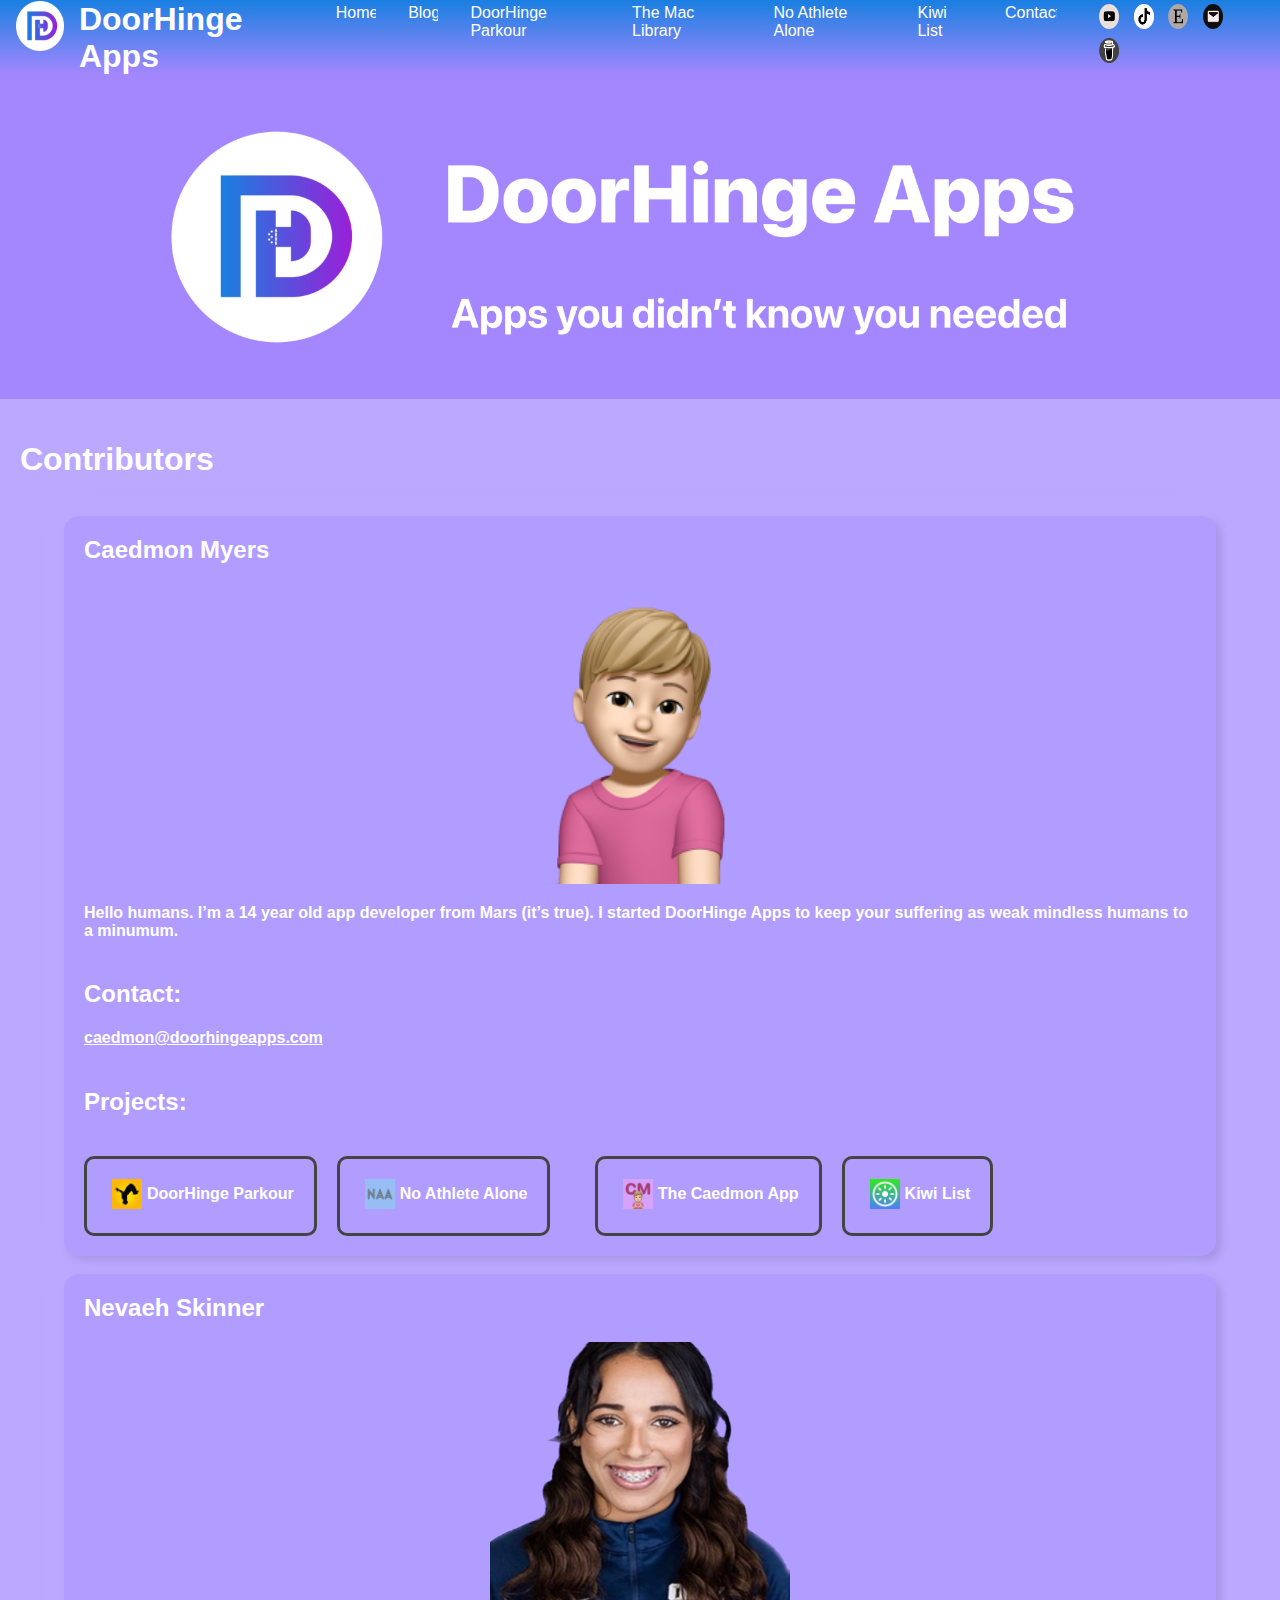
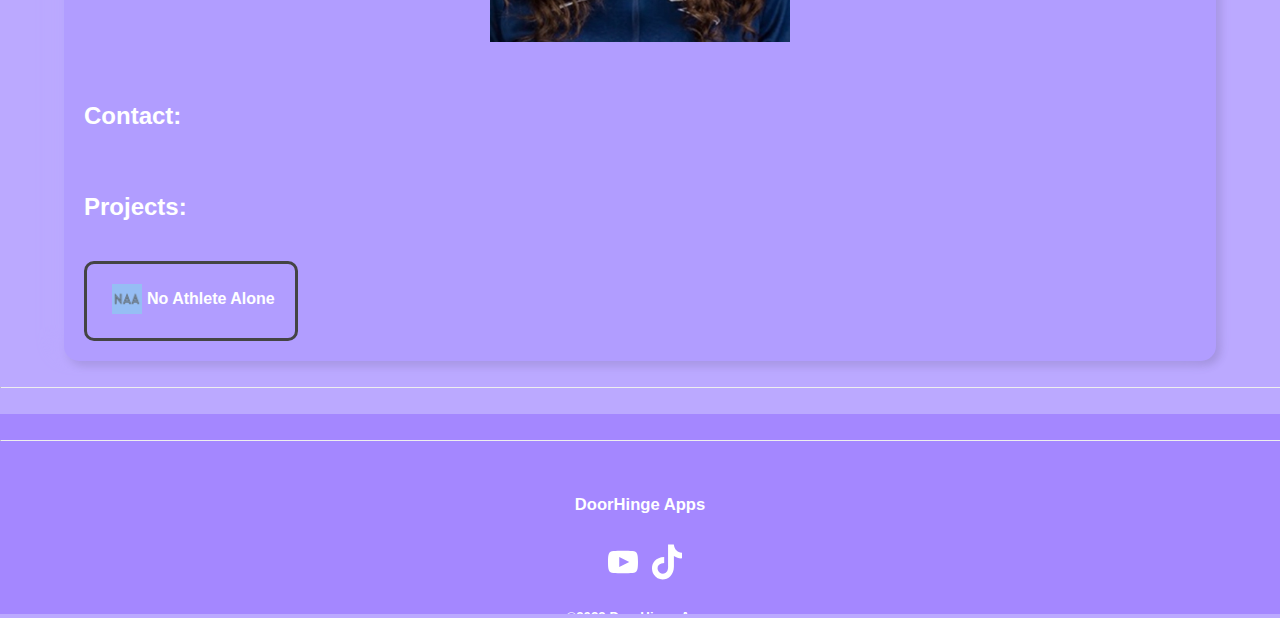
<file: Contributors.html>
<!DOCTYPE html>
<div>
    <head>
        <!-- Google tag (gtag.js) -->
        <script async src="https://www.googletagmanager.com/gtag/js?id=G-7747XZXY15"></script>
        <script>
          window.dataLayer = window.dataLayer || [];
          function gtag(){dataLayer.push(arguments);}
          gtag('js', new Date());

          gtag('config', 'G-7747XZXY15');
        </script>
        
        <title>Contributors | DoorHinge Apps</title>
        <meta name="description" content="Contributors of DoorHinge Apps || Caedmon Myers | Projects: DoorHinge Parkour, No Athlete Alone, Kiwi List, The Caedmon App || Nevaeh Skinner | Projects: No Athlete Alone">

        <link rel="icon" type="image/x-icon" href="favicon.ico">
        <meta name="viewport" content="width=device-width, initial-scale=1">

        <link rel="stylesheet" type="text/css" media="all" type="text/css" href="css/base.css" />
        <!--
        <link rel="stylesheet" type="text/css" media="screen and (min-width:    0px) and (max-width: 400px)" href="css/400px.css" />
        <link rel="stylesheet" type="text/css" media="screen and (min-width:  340px) and (max-width: 639px)" href="css/639px.css" />
        <link rel="stylesheet" type="text/css" media="screen and (min-width:  640px) and (max-width: 999px)" href="css/999px.css" />
        -->
        <link rel="stylesheet" type="text/css" media="screen and (min-width: 401px)" href="css/base.css" />

    </head>

    <body>
        <meta name="viewport" content="width=device-width, initial-scale=1">
          <section class="top-nav">
            <div>
                <a href="https://doorhingeapps.com">
                    <div class="altHStack">
                        <div class="logo">
                            <img src="DoorHinge Apps Logo Circle.png" alt="DoorHinge Apps Logo">
                        </div>
                    
                        <h1 class="navBarTitle">
                            DoorHinge Apps
                        </h1>
                    </div>
                </a>
            </div>
            <input id="menu-toggle" type="checkbox" />
            <label class='menu-button-container' for="menu-toggle">
            <div class='menu-button'></div>
            </label>
            <ul class="menu">
                <li>
                    <a href="https://doorhingeapps.com" class="whiteButtonText">
                        Home
                    </a>
                </li>
                <li>
                    <a href="https://doorhingeapps.com/blog" class="whiteButtonText">
                        Blog
                    </a>
                </li>
                <li>
                    <a href="https://doorhingeparkour.com" class="whiteButtonText">
                        DoorHinge Parkour
                    </a>
                </li>
                <li>
                    <a href="https://themaclibrary.com" class="whiteButtonText">
                        The Mac Library
                    </a>
                </li>
                <li>
                    <a href="https://noathletealone.com" class="whiteButtonText">
                        No Athlete Alone
                    </a>
                </li>
                <li>
                    <a href="https://kiwilist.app" class="whiteButtonText">
                        Kiwi List
                    </a>
                </li>
                <li>
                    <a href="contact.html" class="whiteButtonText">
                        Contact
                    </a>
                </li>
                <li>
                    <div class="altHStack">
                        <div class="socials">
                            <a href="https://youtube.com/@doorhingeparkour">
                                <img src="socials/YouTube Icon.png" class="socialIconMenu">
                            </a>
                            <a href="https://tiktok.com/@doorhingeparkour">
                                <img src="socials/TikTok Icon.png" class="socialIconMenu">
                            </a>
                            <a href="https://www.etsy.com/shop/DoorHingeApps?listing_id=1361313416">
                                <img src="socials/Etsy Icon.png" class="socialIconMenu">
                            </a>
                            <a href="mailto:support@doorhingeapps.com">
                                <img src="socials/Email Icon.png" class="socialIconMenu">
                            </a>
                            <a href="https://www.buymeacoffee.com/caedmonm">
                                <img src="socials/Buy me a Coffee Icon.png" class="socialIconMenu">
                            </a>
                        </div>
                    </div>
                </li>
            </ul>
          </section>
          
        <a href="index.html">
            <div class="show-mobile">
                <img src="Images/banners/mobile.png" alt="DoorHinge Apps" class="titleImage">
            </div>
            <div class="hide-mobile">
                <img src="Images/banners/desktop.png" alt="DoorHinge Apps" class="titleImage">
            </div>
        </a>

        <br>

        <div class="xinfoText">
            <h1 class="infoSubtextLeft">
                Contributors
            </h1>
        </div>

        <br>

        <div class="infoText">
            <h2 class="infoSubtextLeft">
                Caedmon Myers
            </h2>
            <div class="peopleBox">
                <img src="Images/People/caedmon.webp">
            </div>
            <h4 class="infoSubtextLeft">
                Hello humans. I’m a 14 year old app developer from Mars (it’s true). I started DoorHinge Apps to keep your suffering as weak mindless humans to a minumum.
            </h4>
            <div>
                <h2 class="infoSubtextLeftNoPadding">
                    Contact:
                </h2>
                <a href="mailto:caedmon@doorhingeapps.com">
                    
                    <h4 class="contactButtonsNoPadding">
                        caedmon@doorhingeapps.com
                    </h4>
                </a>
            </div>

            <div>
                <h2 class="infoSubtextLeftNoPadding">
                    Projects:
                </h2>
                <div class="centerButtons">
                    <div class="peopleButtons">
                        <a href="https://doorhingeparkour.com" class="peopleButtonText">
                            <div class="peopleHStack">
                                <img src="Images/Icons/DoorHinge Parkour Icon.png" class="peopleIcons">
                                <h4 class="peopleButtonText">DoorHinge Parkour</h4>
                            </div>
                        </a>
                    </div>
                    <div class="Hspacer20">
                        <p></p>
                    </div>
                    <div class="peopleButtons">
                        <a href="https://noathletealone.com" class="peopleButtonText">
                            <div class="peopleHStack">
                                <img src="Images/Icons/NAA Icon.png" class="peopleIcons">
                                <h4 class="peopleButtonText">No Athlete Alone</h4>
                            </div>
                        </a>
                    </div>
                </div>

                <div class="centerButtons">
                    <div class="peopleButtons">
                        <a href="https://doorhingeapps.com/the-caedmon-app/" class="peopleButtonText">
                            <div class="peopleHStack">
                                <img src="Images/Icons/The Caedmon App Icon.png" class="peopleIcons">
                                <h4 class="peopleButtonText">The Caedmon App</h4>
                            </div>
                        </a>
                    </div>
                    <div class="Hspacer20">
                        <p></p>
                    </div>
                    <div class="peopleButtons">
                        <a href="https://kiwilist.app" class="peopleButtonText">
                            <div class="peopleHStack">
                                <img src="Images/Icons/Kiwi List Icon.png" class="peopleIcons">
                                <h4 class="peopleButtonText">Kiwi List</h4>
                            </div>
                        </a>
                    </div>
                </div>
            </div>
        </div>

        <br>

        <div class="infoText">
            <h2 class="infoSubtextLeft">
                Nevaeh Skinner
            </h2>
            <div class="peopleBox">
                <img src="Images/People/nevaeh.png">
            </div>
            <h4 class="infoSubtextLeft">
                
            </h4>
            <div>
                <h2 class="infoSubtextLeftNoPadding">
                    Contact:
                </h2>
                <a href="">
                    
                    <h4 class="contactButtonsNoPadding">
                        
                    </h4>
                </a>
            </div>

            <div>
                <h2 class="infoSubtextLeftNoPadding">
                    Projects:
                </h2>
                <div class="centerButtons">
                    <div class="peopleButtons">
                        <a href="https://noathletealone.com" class="peopleButtonText">
                            <div class="peopleHStack">
                                <img src="Images/Icons/NAA Icon.png" class="peopleIcons">
                                <h4 class="peopleButtonText">No Athlete Alone</h4>
                            </div>
                        </a>
                    </div>
                </div>
            </div>
        </div>
        
        <br>
        <hr>
        <br>
        
        <embed type="text/html" src="footer.html" width="100%" height="200">
            
    </body>
</div>
</file>
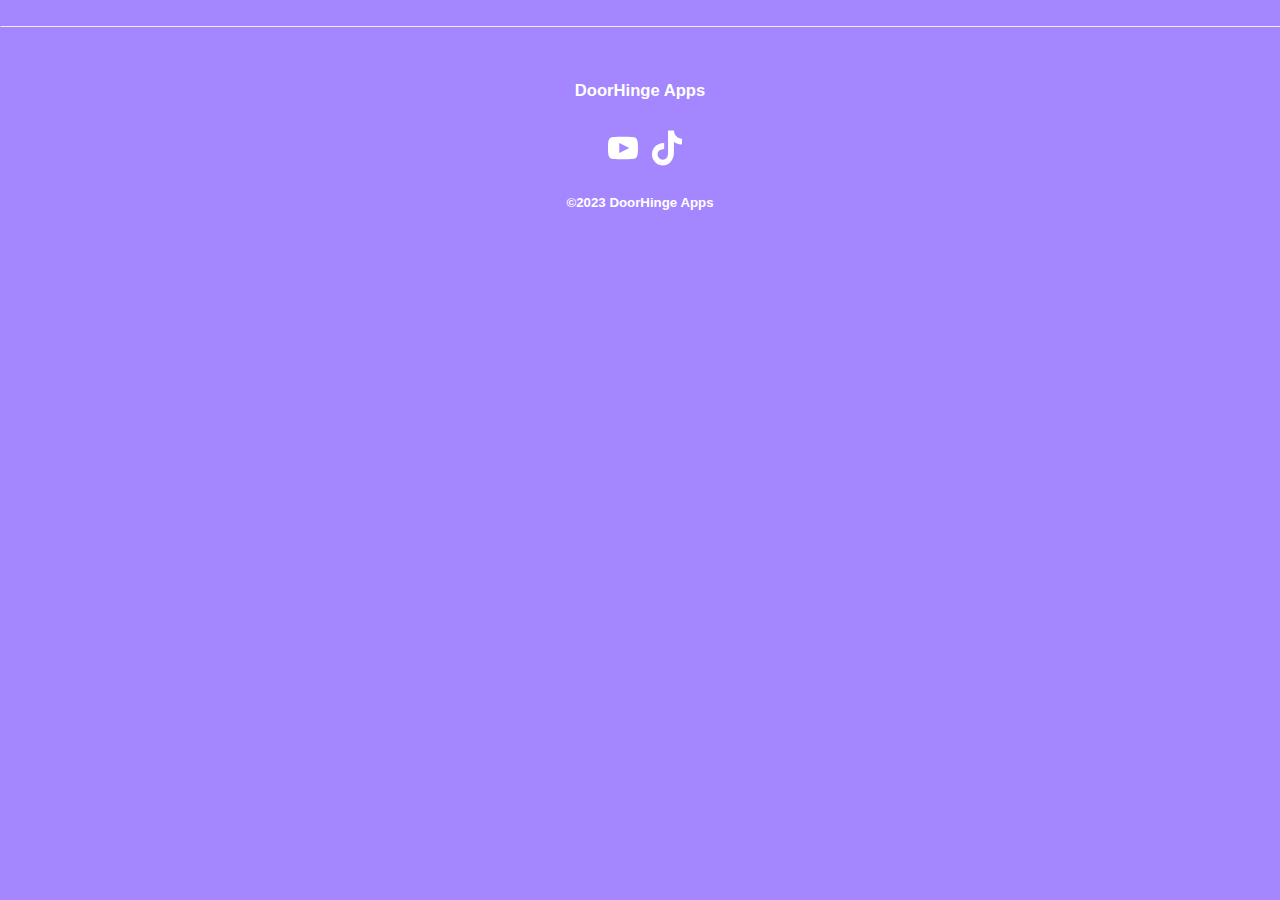
<file: footer.html>
<!DOCTYPE html>
<div>
<head>
<link rel="stylesheet" type="text/css" media="all" href="css/base.css" />
</head>
<body style="background-color: #A487FF">
<br>
<hr>
<br>
<div class="footer">
  <div class="doorhingeapps"> <a href="index.html" class="whiteButtonText">
    <h5> DoorHinge Apps </h5>
    </a> </div>
  <div class="altHStack">
    <div> <a href="https://youtube.com/@doorhingeparkour" class="external"> <img src="socials/Youtube.svg" class="socialIcon"> </a> <a href="https://tiktok.com/@doorhingeparkour" class="external"> <img src="socials/Tiktok.svg" class="socialIcon"> </a> </div>
  </div>
  <div class="copyright">
    <h5> ©2023 DoorHinge Apps </h5>
  </div>
	<script>
				$(document).on('click', 'a.external', function (event) {
    event.preventDefault();

    window.open($(this).attr('href'));
});
	</script>
  <br>
</div>
</body>
</div>
</file>
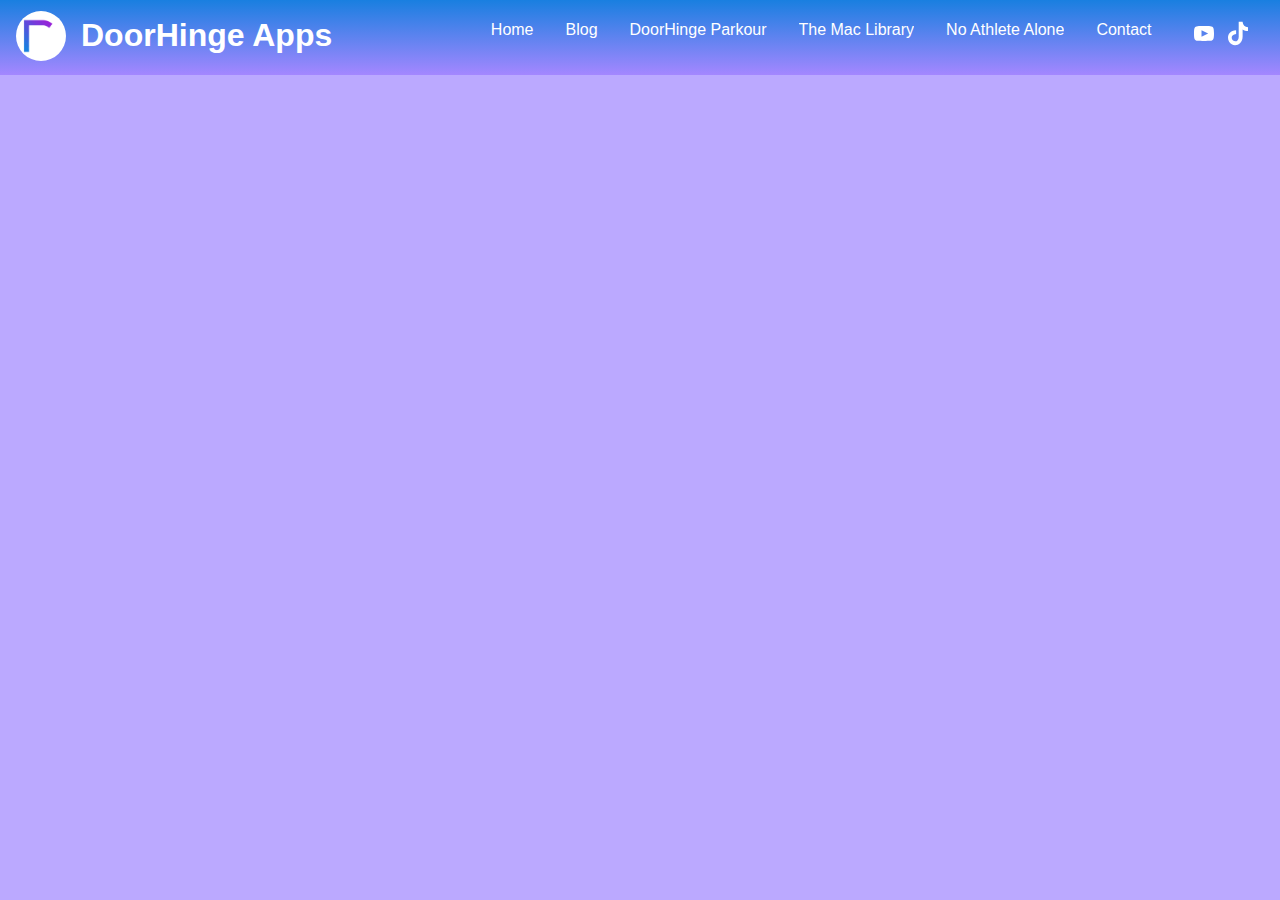
<file: header.html>
<!doctype html>
<html>
<head>
<meta charset="UTF-8">
<title>Untitled Document</title>
	<link rel="stylesheet" type="text/css" media="all" href="css/base.css" />
</head>

<body>
	<section class="top-nav">
  <div> <a href="https://doorhingeapps.com">
    <div class="altHStack">
      <div class="logo"> <img src="Images/logo animation.gif" alt="DoorHinge Apps Logo" class="animatedLogo"> </div>
      <h1 class="navBarTitle"> DoorHinge Apps </h1>
    </div>
    </a> </div>
  <input id="menu-toggle" type="checkbox" />
  <label class="menu-button-container" for="menu-toggle">
  <div class="menu-button"></div>
  </label>
  <ul class="menu">
    <li> <a href="index.html" class="whiteButtonText"> Home </a> </li>
    <li> <a href="blog.html" class="whiteButtonText"> Blog </a> </li>
    <li> <a href="https://doorhingeparkour.com" class="whiteButtonText"> DoorHinge Parkour </a> </li>
    <li> <a href="https://themaclibrary.com" class="whiteButtonText"> The Mac Library </a> </li>
    <li> <a href="https://noathletealone.com" class="whiteButtonText"> No Athlete Alone </a> </li>
    <li> <a href="contact.html" class="whiteButtonText"> Contact </a> </li>
    <li>
      <div class="altHStack">
        <div> <a href="https://youtube.com/@doorhingeparkour" class="external"> <img src="socials/Youtube.svg" class="socialIconMenu"> </a> <a href="https://tiktok.com/@doorhingeparkour" class="external"> <img src="socials/Tiktok.svg" class="socialIconMenu"> </a> </div>
      </div>
    </li>
  </ul>
</section>
	<script>
		
						$(document).on('click', 'a.external', function (event) {
    event.preventDefault();

    window.open($(this).attr('href'));
});
	</script>
</body>
</html>
</file>
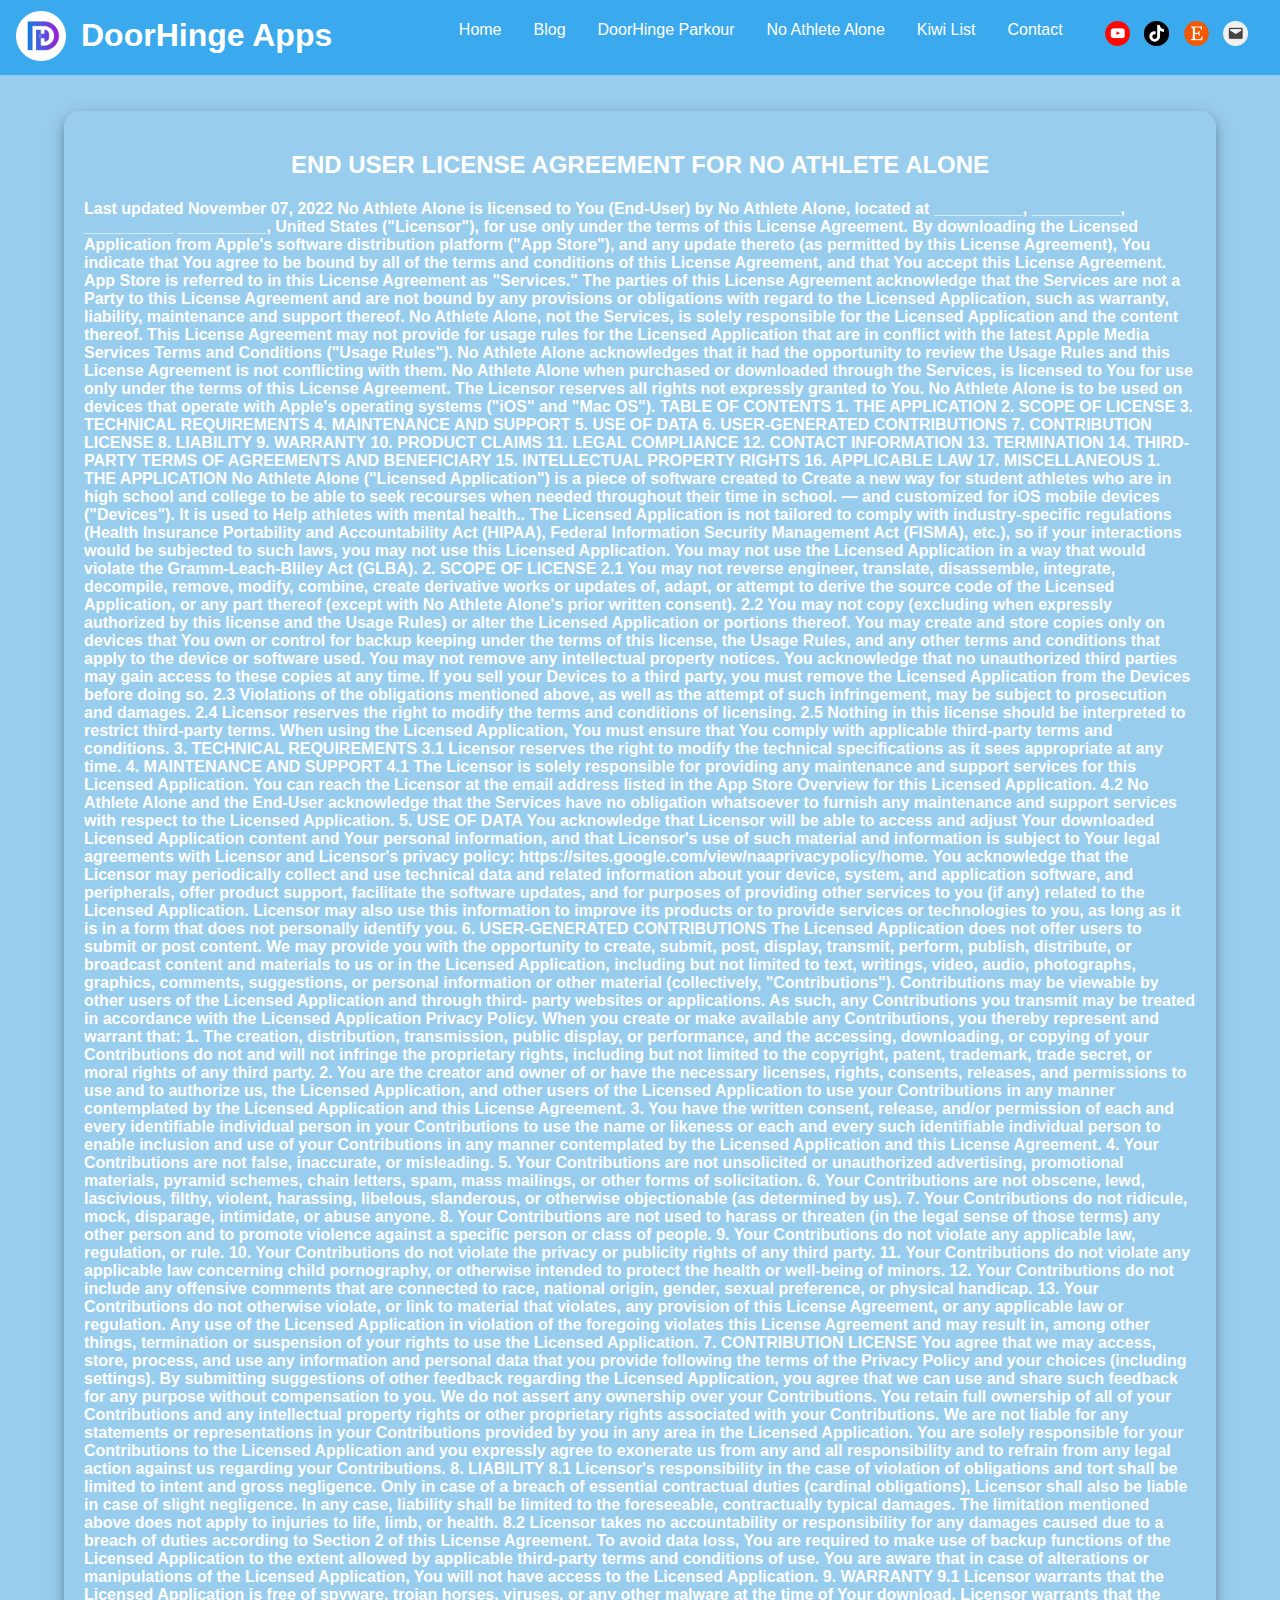
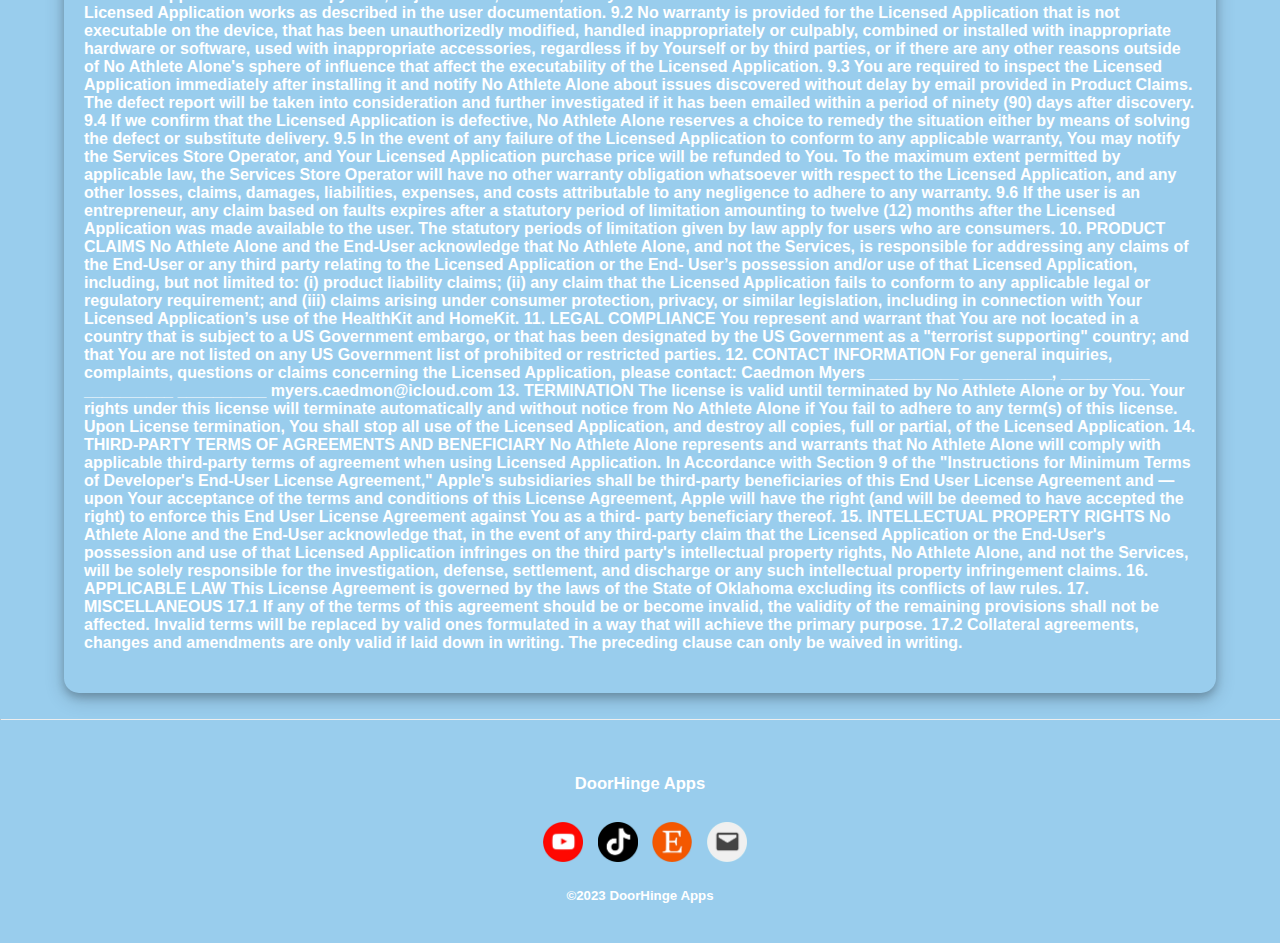
<file: naa-eula.html>
<!DOCTYPE html>
<div>
    <head>
        <!-- Google tag (gtag.js) -->
        <script async src="https://www.googletagmanager.com/gtag/js?id=G-0T96P7BYKY"></script>
        <script>
          window.dataLayer = window.dataLayer || [];
          function gtag(){dataLayer.push(arguments);}
          gtag('js', new Date());

          gtag('config', 'G-0T96P7BYKY');
        </script>
        <title>EULA | No Athlete Alone</title>
        <link rel="icon" type="image/x-icon" href="favicon.ico">
        <meta name="viewport" content="width=device-width, initial-scale=1">

        <link rel="stylesheet" type="text/css" media="all" type="text/css" href="css/naa.css" />
        <!--
        <link rel="stylesheet" type="text/css" media="screen and (min-width:    0px) and (max-width: 400px)" href="css/400px.css" />
        <link rel="stylesheet" type="text/css" media="screen and (min-width:  340px) and (max-width: 639px)" href="css/639px.css" />
        <link rel="stylesheet" type="text/css" media="screen and (min-width:  640px) and (max-width: 999px)" href="css/999px.css" />
        -->
        <link rel="stylesheet" type="text/css" media="screen and (min-width: 401px)" href="css/naa.css" />

    </head>

    <body>
        <meta name="viewport" content="width=device-width, initial-scale=1">
          <section class="top-nav">
            <div>
                <div class="altHStack">
                    <div class="logo">
                        <img src="DoorHinge Apps Logo Circle.png" alt="DoorHinge Apps Logo">
                    </div>
                
                    <h1 class="navBarTitle">
                        DoorHinge Apps
                    </h1>
                
                </div>
            </div>
            <input id="menu-toggle" type="checkbox" />
            <label class='menu-button-container' for="menu-toggle">
            <div class='menu-button'></div>
            </label>
            <ul class="menu">
                <li>
                    <a href="https://doorhingeapps.com" class="whiteButtonText">
                        Home
                    </a>
                </li>
                <li>
                    <a href="https://doorhingeapps.com/blog" class="whiteButtonText">
                        Blog
                    </a>
                </li>
                <li>
                    <a href="https://doorhingeparkour.com" class="whiteButtonText">
                        DoorHinge Parkour
                    </a>
                </li>
                <li>
                    <a href="https://noathletealone.com" class="whiteButtonText">
                        No Athlete Alone
                    </a>
                </li>
                <li>
                    <a href="https://kiwilist.app" class="whiteButtonText">
                        Kiwi List
                    </a>
                </li>
                <li>
                    <a href="contact.html" class="whiteButtonText">
                        Contact
                    </a>
                </li>
                <li>
                    <div class="altHStack">
                        <div class="socials">
                            <a href="https://youtube.com/@doorhingeparkour">
                                <img src="socials/YouTube Icon.png" class="socialIconMenu">
                            </a>
                            <a href="https://tiktok.com/@doorhingeparkour">
                                <img src="socials/TikTok Icon.png" class="socialIconMenu">
                            </a>
                            <a href="https://www.etsy.com/shop/DoorHingeApps?listing_id=1361313416">
                                <img src="socials/Etsy Icon.png" class="socialIconMenu">
                            </a>
                            <a href="mailto:support@doorhingeapps.com">
                                <img src="socials/Email Icon.png" class="socialIconMenu">
                            </a>
                        </div>
                    </div>
                </li>
            </ul>
          </section>

        <br>
        <br>

        <div class="infoText">
            <div class="infoSubtextLeft">
                <h2>
                    END USER LICENSE AGREEMENT FOR NO ATHLETE ALONE
                </h2>
                <h4>
                    Last updated November 07, 2022

                    No Athlete Alone is licensed to You (End-User) by No Athlete Alone, located at __________, __________, __________ __________, United States ("Licensor"), for use only under the terms of this License Agreement.

                    By downloading the Licensed Application from Apple's software distribution platform ("App Store"), and any update thereto (as permitted by this License Agreement), You indicate that You agree to be bound by all of the terms and conditions of this License Agreement, and that You accept this License Agreement. App Store is referred to in this License Agreement as "Services."

                    The parties of this License Agreement acknowledge that the Services are not a Party to this License Agreement and are not bound by any provisions or obligations with regard to the Licensed Application, such as warranty, liability, maintenance and support thereof. No Athlete Alone, not the Services, is solely responsible for the Licensed Application and the content thereof.

                    This License Agreement may not provide for usage rules for the Licensed Application that are in conflict with the latest Apple Media Services Terms and Conditions ("Usage Rules"). No Athlete Alone acknowledges that it had the opportunity to review the Usage Rules and this License Agreement is not conflicting with them.

                    No Athlete Alone when purchased or downloaded through the Services, is licensed to You for use only under the terms of this License Agreement. The Licensor reserves all rights not expressly granted to You. No Athlete Alone is to be used on devices that operate with Apple's operating systems ("iOS" and "Mac OS").

                    TABLE OF CONTENTS

                    1. THE APPLICATION

                    2. SCOPE OF LICENSE

                    3. TECHNICAL REQUIREMENTS

                    4. MAINTENANCE AND SUPPORT

                    5. USE OF DATA

                    6. USER-GENERATED CONTRIBUTIONS

                    7. CONTRIBUTION LICENSE

                    8. LIABILITY

                    9. WARRANTY

                    10. PRODUCT CLAIMS

                    11. LEGAL COMPLIANCE

                    12. CONTACT INFORMATION

                    13. TERMINATION

                    14. THIRD-PARTY TERMS OF AGREEMENTS AND BENEFICIARY 15. INTELLECTUAL PROPERTY RIGHTS

                    16. APPLICABLE LAW

                    17. MISCELLANEOUS

                    1. THE APPLICATION

                    No Athlete Alone ("Licensed Application") is a piece of software created to Create a new way for student athletes who are in high school and college to be able to seek recourses when needed throughout their time in school. — and customized for iOS mobile devices ("Devices"). It is used to Help athletes with mental health..

                    The Licensed Application is not tailored to comply with industry-specific regulations (Health Insurance Portability and Accountability Act (HIPAA), Federal Information Security Management Act (FISMA), etc.), so if your interactions would be subjected to such laws, you may not use this Licensed Application. You may not use the Licensed Application in a way that would violate the Gramm-Leach-Bliley Act (GLBA).

                    2. SCOPE OF LICENSE

                    2.1 You may not reverse engineer, translate, disassemble, integrate, decompile, remove, modify, combine, create derivative works or updates of, adapt, or attempt to derive the source code of the Licensed Application, or any part thereof (except with No Athlete Alone's prior written consent).

                    2.2 You may not copy (excluding when expressly authorized by this license and the Usage Rules) or alter the Licensed Application or portions thereof. You may create and store copies only on devices that You own or control for backup keeping under the terms of this license, the Usage Rules, and any other terms and conditions that apply to the device or software used. You may not remove any intellectual property notices. You acknowledge that no unauthorized third parties may gain access to these copies at any time. If you sell your Devices to a third party, you must remove the Licensed Application from the Devices before doing so.

                    2.3 Violations of the obligations mentioned above, as well as the attempt of such infringement, may be subject to prosecution and damages.

                    2.4 Licensor reserves the right to modify the terms and conditions of licensing.

                    2.5 Nothing in this license should be interpreted to restrict third-party terms. When using the Licensed Application, You must ensure that You comply with applicable third-party terms and conditions.

                    3. TECHNICAL REQUIREMENTS

                    3.1 Licensor reserves the right to modify the technical specifications as it sees appropriate at any time.

                    4. MAINTENANCE AND SUPPORT

                    4.1 The Licensor is solely responsible for providing any maintenance and support services for this Licensed Application. You can reach the Licensor at the email address listed in the App Store Overview for this Licensed Application.

                    4.2 No Athlete Alone and the End-User acknowledge that the Services have no obligation whatsoever to furnish any maintenance and support services with respect to the Licensed Application.

                    5. USE OF DATA

                    You acknowledge that Licensor will be able to access and adjust Your downloaded Licensed Application content and Your personal information, and that Licensor's use of such material and information is subject to Your legal agreements with Licensor and Licensor's privacy policy: https://sites.google.com/view/naaprivacypolicy/home.

                    You acknowledge that the Licensor may periodically collect and use technical data and related information about your device, system, and application software, and peripherals, offer product support, facilitate the software updates, and for purposes of providing other services to you (if any) related to the Licensed Application. Licensor may also use this information to improve its products or to provide services or technologies to you, as long as it is in a form that does not personally identify you.

                    6. USER-GENERATED CONTRIBUTIONS

                    The Licensed Application does not offer users to submit or post content. We may provide you with the opportunity to create, submit, post, display, transmit, perform, publish, distribute, or broadcast content and materials to us or in the Licensed Application, including but not limited to text, writings, video, audio, photographs, graphics, comments, suggestions, or personal information or other material (collectively, "Contributions"). Contributions may be viewable by other users of the Licensed Application and through third- party websites or applications. As such, any Contributions you transmit may be treated in accordance with the Licensed Application Privacy Policy. When you create or make available any Contributions, you thereby represent and warrant that:

                    1. The creation, distribution, transmission, public display, or performance, and the accessing, downloading, or copying of your Contributions do not and will not infringe the proprietary rights, including but not limited to the copyright, patent, trademark, trade secret, or moral rights of any third party.

                    2. You are the creator and owner of or have the necessary licenses, rights, consents, releases, and permissions to use and to authorize us, the Licensed Application, and other users of the Licensed Application to use your Contributions in any manner contemplated by the Licensed Application and this License Agreement.

                    3. You have the written consent, release, and/or permission of each and every identifiable individual person in your Contributions to use the name or likeness or each and every such identifiable individual person to enable inclusion and use of your Contributions in any manner contemplated by the Licensed Application and this License Agreement.

                    4. Your Contributions are not false, inaccurate, or misleading.

                    5. Your Contributions are not unsolicited or unauthorized advertising, promotional materials, pyramid schemes, chain letters, spam, mass mailings, or other forms of solicitation.

                    6. Your Contributions are not obscene, lewd, lascivious, filthy, violent, harassing, libelous, slanderous, or otherwise objectionable (as determined by us).

                    7. Your Contributions do not ridicule, mock, disparage, intimidate, or abuse anyone.

                    8. Your Contributions are not used to harass or threaten (in the legal sense of those terms) any other person and to promote violence against a specific person or class of people.

                    9. Your Contributions do not violate any applicable law, regulation, or rule.

                    10. Your Contributions do not violate the privacy or publicity rights of any third party.

                    11. Your Contributions do not violate any applicable law concerning child pornography, or otherwise intended to protect the health or well-being of minors.

                    12. Your Contributions do not include any offensive comments that are connected to race, national origin, gender, sexual preference, or physical handicap.

                    13. Your Contributions do not otherwise violate, or link to material that violates, any provision of this License Agreement, or any applicable law or regulation.

                    Any use of the Licensed Application in violation of the foregoing violates this License Agreement and may result in, among other things, termination or suspension of your rights to use the Licensed Application.

                    7. CONTRIBUTION LICENSE

                    You agree that we may access, store, process, and use any information and personal data that you provide following the terms of the Privacy Policy and your choices (including settings).

                    By submitting suggestions of other feedback regarding the Licensed Application, you agree that we can use and share such feedback for any purpose without compensation to you.

                    We do not assert any ownership over your Contributions. You retain full ownership of all of your Contributions and any intellectual property rights or other proprietary rights associated with your Contributions. We are not liable for any statements or representations in your Contributions provided by you in any area in the Licensed Application. You are solely responsible for your Contributions to the Licensed Application and you expressly agree to exonerate us from any and all responsibility and to refrain from any legal action against us regarding your Contributions.

                    8. LIABILITY

                    8.1 Licensor's responsibility in the case of violation of obligations and tort shall be limited to intent and gross negligence. Only in case of a breach of essential contractual duties (cardinal obligations), Licensor shall also be liable in case of slight negligence. In any case, liability shall be limited to the foreseeable, contractually typical damages. The limitation mentioned above does not apply to injuries to life, limb, or health.

                    8.2 Licensor takes no accountability or responsibility for any damages caused due to a breach of duties according to Section 2 of this License Agreement. To avoid data loss, You are required to make use of backup functions of the Licensed Application to the extent allowed by applicable third-party terms and conditions of use. You are aware that in case of alterations or manipulations of the Licensed Application, You will not have access to the Licensed Application.

                    9. WARRANTY

                    9.1 Licensor warrants that the Licensed Application is free of spyware, trojan horses, viruses, or any other malware at the time of Your download. Licensor warrants that the Licensed Application works as described in the user documentation.

                    9.2 No warranty is provided for the Licensed Application that is not executable on the device, that has been unauthorizedly modified, handled inappropriately or culpably, combined or installed with inappropriate hardware or software, used with inappropriate accessories, regardless if by Yourself or by third parties, or if there are any other reasons outside of No Athlete Alone's sphere of influence that affect the executability of the Licensed Application.

                    9.3 You are required to inspect the Licensed Application immediately after installing it and notify No Athlete Alone about issues discovered without delay by email provided in Product Claims. The defect report will be taken into consideration and further investigated if it has been emailed within a period of ninety (90) days after discovery.

                    9.4 If we confirm that the Licensed Application is defective, No Athlete Alone reserves a choice to remedy the situation either by means of solving the defect or substitute delivery.

                    9.5 In the event of any failure of the Licensed Application to conform to any applicable warranty, You may notify the Services Store Operator, and Your Licensed Application purchase price will be refunded to You. To the maximum extent permitted by applicable law, the Services Store Operator will have no other warranty obligation whatsoever with respect to the Licensed Application, and any other losses, claims, damages, liabilities, expenses, and costs attributable to any negligence to adhere to any warranty.

                    9.6 If the user is an entrepreneur, any claim based on faults expires after a statutory period of limitation amounting to twelve (12) months after the Licensed Application was made available to the user. The statutory periods of limitation given by law apply for users who are consumers.

                    10. PRODUCT CLAIMS

                    No Athlete Alone and the End-User acknowledge that No Athlete Alone, and not the Services, is responsible for addressing any claims of the End-User or any third party relating to the Licensed Application or the End- User’s possession and/or use of that Licensed Application, including, but not limited to:

                    (i) product liability claims;

                    (ii) any claim that the Licensed Application fails to conform to any applicable legal or regulatory requirement; and

                    (iii) claims arising under consumer protection, privacy, or similar legislation, including in connection with Your Licensed Application’s use of the HealthKit and HomeKit.

                    11. LEGAL COMPLIANCE

                    You represent and warrant that You are not located in a country that is subject to a US Government embargo, or that has been designated by the US Government as a "terrorist supporting" country; and that You are not listed on any US Government list of prohibited or restricted parties.

                    12. CONTACT INFORMATION

                    For general inquiries, complaints, questions or claims concerning the Licensed Application, please contact:

                    Caedmon Myers

                    __________

                    __________, __________ __________ __________ myers.caedmon@icloud.com

                    13. TERMINATION

                    The license is valid until terminated by No Athlete Alone or by You. Your rights under this license will terminate automatically and without notice from No Athlete Alone if You fail to adhere to any term(s) of this license. Upon License termination, You shall stop all use of the Licensed Application, and destroy all copies, full or partial, of the Licensed Application.

                    14. THIRD-PARTY TERMS OF AGREEMENTS AND BENEFICIARY

                    No Athlete Alone represents and warrants that No Athlete Alone will comply with applicable third-party terms of agreement when using Licensed Application.

                    In Accordance with Section 9 of the "Instructions for Minimum Terms of Developer's End-User License Agreement," Apple's subsidiaries shall be third-party beneficiaries of this End User License Agreement and — upon Your acceptance of the terms and conditions of this License Agreement, Apple will have the right (and will be deemed to have accepted the right) to enforce this End User License Agreement against You as a third- party beneficiary thereof.

                    15. INTELLECTUAL PROPERTY RIGHTS

                    No Athlete Alone and the End-User acknowledge that, in the event of any third-party claim that the Licensed Application or the End-User's possession and use of that Licensed Application infringes on the third party's intellectual property rights, No Athlete Alone, and not the Services, will be solely responsible for the investigation, defense, settlement, and discharge or any such intellectual property infringement claims.

                    16. APPLICABLE LAW

                    This License Agreement is governed by the laws of the State of Oklahoma excluding its conflicts of law rules.

                    17. MISCELLANEOUS

                    17.1 If any of the terms of this agreement should be or become invalid, the validity of the remaining provisions shall not be affected. Invalid terms will be replaced by valid ones formulated in a way that will achieve the primary purpose.

                    17.2 Collateral agreements, changes and amendments are only valid if laid down in writing. The preceding clause can only be waived in writing.
                </h4>
            </div>
        </div>
        
        <br>
        <hr>
        <br>

        <div class="footer">
            <div class="doorhingeapps">
                <a href="https://doorhingeapps.com" class="whiteButtonText">
                    <h5>
                        DoorHinge Apps
                    </h5>
                </a>
            </div>
            <div class="altHStack">
                <div class="socials">
                    <a href="https://youtube.com/@doorhingeparkour">
                        <img src="socials/YouTube Icon.png" class="socialIcon">
                    </a>
                    <a href="https://tiktok.com/@doorhingeparkour">
                        <img src="socials/TikTok Icon.png" class="socialIcon">
                    </a>
                    <a href="https://www.etsy.com/shop/DoorHingeApps?listing_id=1361313416">
                        <img src="socials/Etsy Icon.png" class="socialIcon">
                    </a>
                    <a href="mailto:support@doorhingeapps.com">
                        <img src="socials/Email Icon.png" class="socialIcon">
                    </a>
                </div>
            </div>
            <div class="copyright">
                <h5>
                    ©2023 DoorHinge Apps
                </h5>
            </div>
            <br>
            
    </body>
</div>
</file>
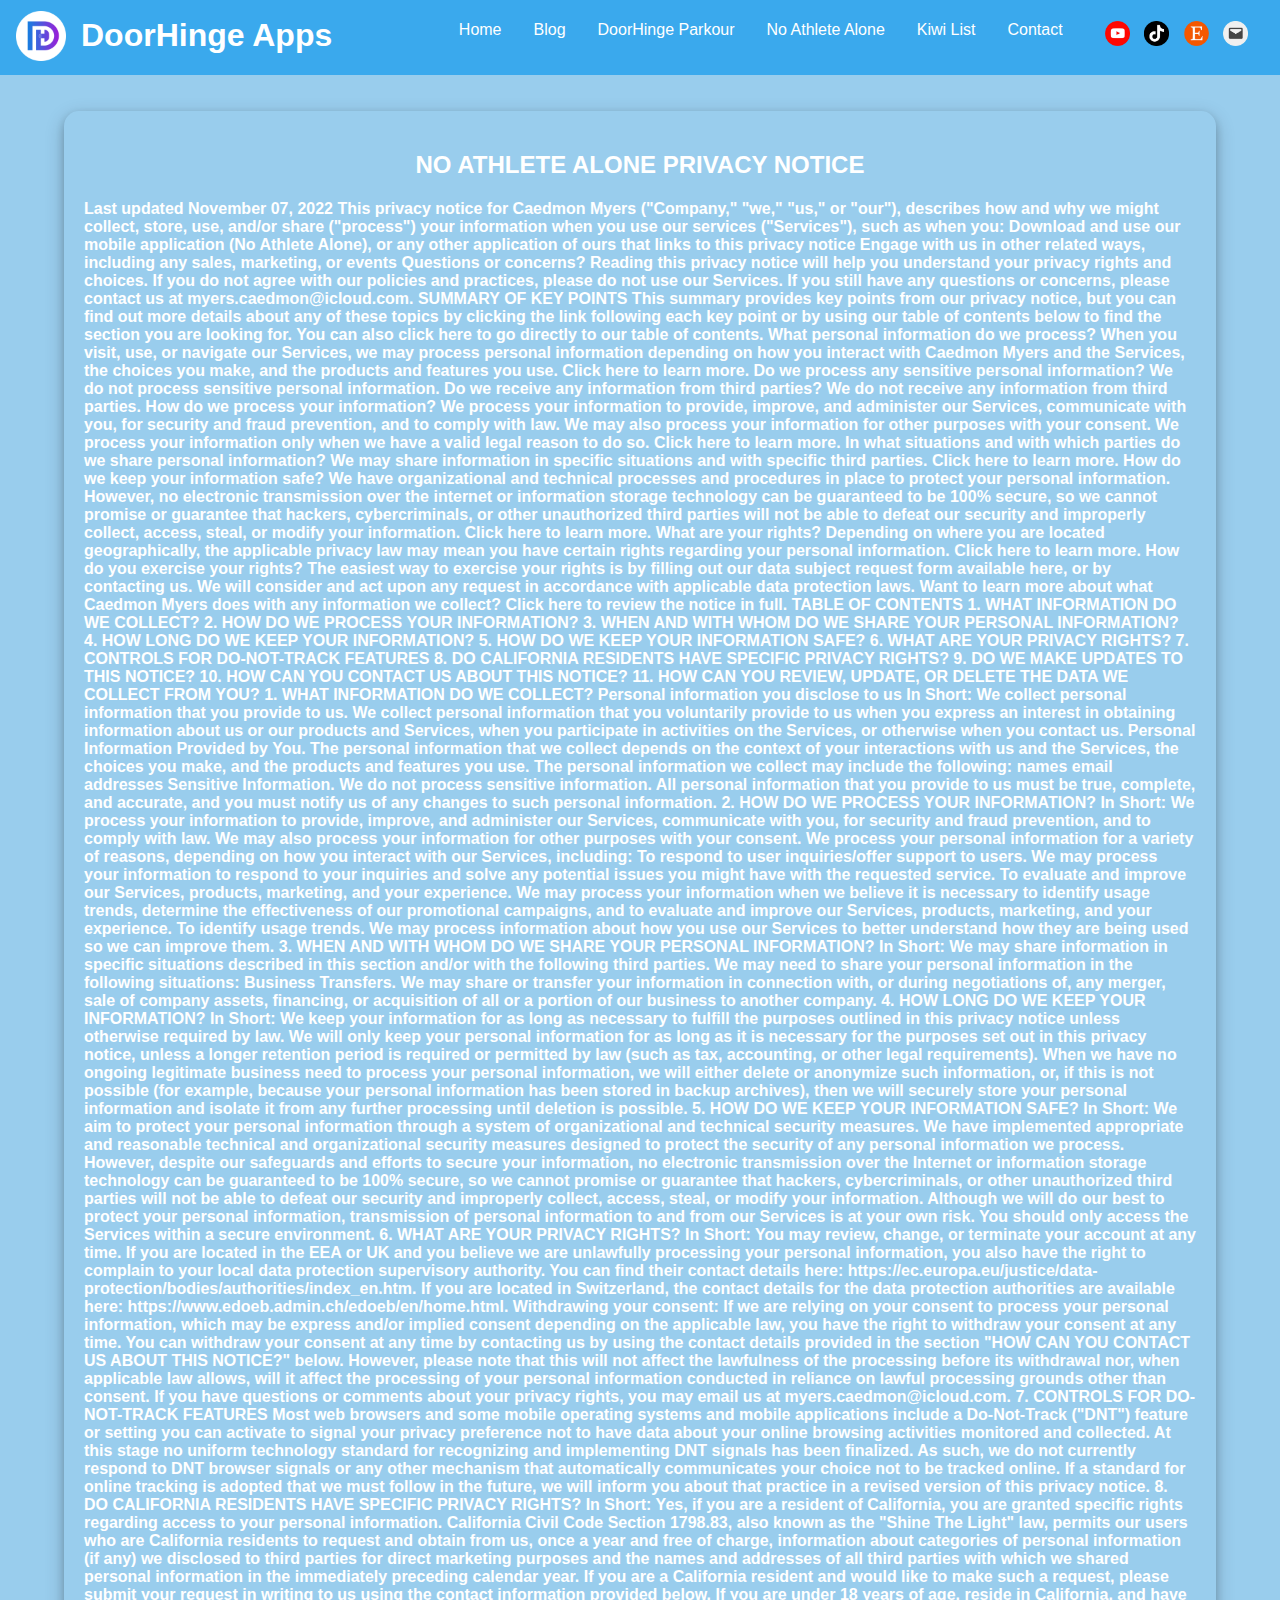
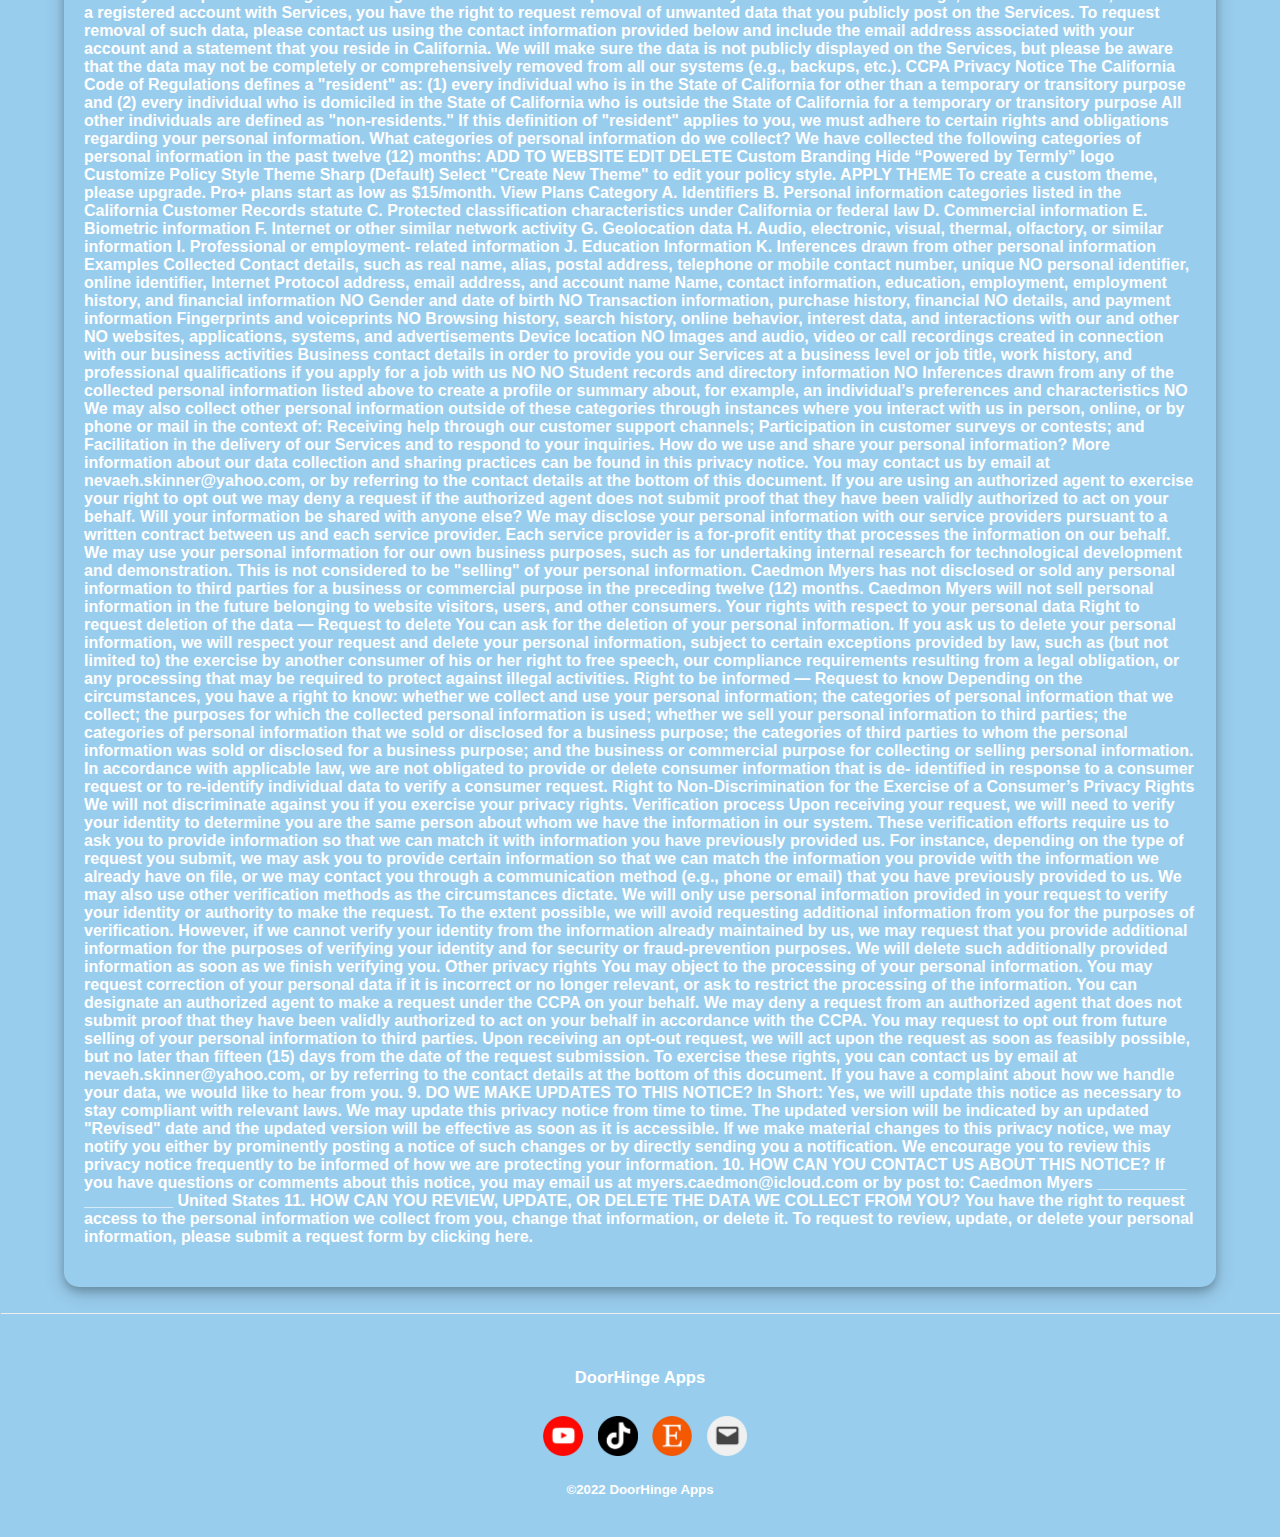
<file: naa-privacypolicy.html>
<!DOCTYPE html>
<div>
    <head>
        <!-- Google tag (gtag.js) -->
        <script async src="https://www.googletagmanager.com/gtag/js?id=G-0T96P7BYKY"></script>
        <script>
          window.dataLayer = window.dataLayer || [];
          function gtag(){dataLayer.push(arguments);}
          gtag('js', new Date());

          gtag('config', 'G-0T96P7BYKY');
        </script>
        <title>Privacy Policy | No Athlete Alone</title>
        <link rel="icon" type="image/x-icon" href="favicon.ico">
        <meta name="viewport" content="width=device-width, initial-scale=1">

        <link rel="stylesheet" type="text/css" media="all" type="text/css" href="css/naa.css" />
        <!--
        <link rel="stylesheet" type="text/css" media="screen and (min-width:    0px) and (max-width: 400px)" href="css/400px.css" />
        <link rel="stylesheet" type="text/css" media="screen and (min-width:  340px) and (max-width: 639px)" href="css/639px.css" />
        <link rel="stylesheet" type="text/css" media="screen and (min-width:  640px) and (max-width: 999px)" href="css/999px.css" />
        -->
        <link rel="stylesheet" type="text/css" media="screen and (min-width: 401px)" href="css/naa.css" />

    </head>

    <body>
        <meta name="viewport" content="width=device-width, initial-scale=1">
          <section class="top-nav">
            <div>
                <div class="altHStack">
                    <div class="logo">
                        <img src="DoorHinge Apps Logo Circle.png" alt="DoorHinge Apps Logo">
                    </div>
                
                    <h1 class="navBarTitle">
                        DoorHinge Apps
                    </h1>
                
                </div>
            </div>
            <input id="menu-toggle" type="checkbox" />
            <label class='menu-button-container' for="menu-toggle">
            <div class='menu-button'></div>
            </label>
            <ul class="menu">
                <li>
                    <a href="https://doorhingeapps.com" class="whiteButtonText">
                        Home
                    </a>
                </li>
                <li>
                    <a href="https://doorhingeapps.com/blog" class="whiteButtonText">
                        Blog
                    </a>
                </li>
                <li>
                    <a href="https://doorhingeparkour.com" class="whiteButtonText">
                        DoorHinge Parkour
                    </a>
                </li>
                <li>
                    <a href="https://noathletealone.com" class="whiteButtonText">
                        No Athlete Alone
                    </a>
                </li>
                <li>
                    <a href="https://kiwilist.app" class="whiteButtonText">
                        Kiwi List
                    </a>
                </li>
                <li>
                    <a href="contact.html" class="whiteButtonText">
                        Contact
                    </a>
                </li>
                <li>
                    <div class="altHStack">
                        <div class="socials">
                            <a href="https://youtube.com/@doorhingeparkour">
                                <img src="socials/YouTube Icon.png" class="socialIconMenu">
                            </a>
                            <a href="https://tiktok.com/@doorhingeparkour">
                                <img src="socials/TikTok Icon.png" class="socialIconMenu">
                            </a>
                            <a href="https://www.etsy.com/shop/DoorHingeApps?listing_id=1361313416">
                                <img src="socials/Etsy Icon.png" class="socialIconMenu">
                            </a>
                            <a href="mailto:support@doorhingeapps.com">
                                <img src="socials/Email Icon.png" class="socialIconMenu">
                            </a>
                        </div>
                    </div>
                </li>
            </ul>
          </section>

        <br>
        <br>

        <div class="infoText">
            <div class="infoSubtextLeft">
                <h2>
                    NO ATHLETE ALONE PRIVACY NOTICE
                </h2>
                <h4>
                    Last updated November 07, 2022

                    This privacy notice for Caedmon Myers ("Company," "we," "us," or "our"), describes how and why we might collect, store, use, and/or share ("process") your information when you use our services ("Services"), such as when you:

                    Download and use our mobile application (No Athlete Alone), or any other application of ours that links to this privacy notice

                    Engage with us in other related ways, including any sales, marketing, or events

                    Questions or concerns? Reading this privacy notice will help you understand your privacy rights and choices. If you do not agree with our policies and practices, please do not use our Services. If you still have any questions or concerns, please contact us at myers.caedmon@icloud.com.

                    SUMMARY OF KEY POINTS

                    This summary provides key points from our privacy notice, but you can find out more details about any of these topics by clicking the link following each key point or by using our table of contents below to find the section you are looking for. You can also click here to go directly to our table of contents.

                    What personal information do we process? When you visit, use, or navigate our Services, we may process personal information depending on how you interact with Caedmon Myers and the Services, the choices you make, and the products and features you use. Click here to learn more.

                    Do we process any sensitive personal information? We do not process sensitive personal information. Do we receive any information from third parties? We do not receive any information from third parties.

                    How do we process your information? We process your information to provide, improve, and administer our Services, communicate with you, for security and fraud prevention, and to comply with law. We may also process your information for other purposes with your consent. We process your information only when we have a valid legal reason to do so. Click here to learn more.

                    In what situations and with which parties do we share personal information? We may share information in specific situations and with specific third parties. Click here to learn more.

                    How do we keep your information safe? We have organizational and technical processes and procedures in place to protect your personal information. However, no electronic transmission over the internet or information storage technology can be guaranteed to be 100% secure, so we cannot promise or guarantee that hackers, cybercriminals, or other unauthorized third parties will not be able to defeat our security and improperly collect, access, steal, or modify your information. Click here to learn more.

                    What are your rights? Depending on where you are located geographically, the applicable privacy law may mean you have certain rights regarding your personal information. Click here to learn more.

                    How do you exercise your rights? The easiest way to exercise your rights is by filling out our data subject request form available here, or by contacting us. We will consider and act upon any request in accordance with applicable data protection laws.

                    Want to learn more about what Caedmon Myers does with any information we collect? Click here to review the notice in full.

                    TABLE OF CONTENTS

                    1. WHAT INFORMATION DO WE COLLECT?

                    2. HOW DO WE PROCESS YOUR INFORMATION?

                    3. WHEN AND WITH WHOM DO WE SHARE YOUR PERSONAL INFORMATION?

                    4. HOW LONG DO WE KEEP YOUR INFORMATION?

                    5. HOW DO WE KEEP YOUR INFORMATION SAFE?

                    6. WHAT ARE YOUR PRIVACY RIGHTS?

                    7. CONTROLS FOR DO-NOT-TRACK FEATURES

                    8. DO CALIFORNIA RESIDENTS HAVE SPECIFIC PRIVACY RIGHTS?

                    9. DO WE MAKE UPDATES TO THIS NOTICE?

                    10. HOW CAN YOU CONTACT US ABOUT THIS NOTICE?

                    11. HOW CAN YOU REVIEW, UPDATE, OR DELETE THE DATA WE COLLECT FROM YOU?

                    1. WHAT INFORMATION DO WE COLLECT?

                    Personal information you disclose to us

                    In Short: We collect personal information that you provide to us.

                    We collect personal information that you voluntarily provide to us when you express an interest in obtaining information about us or our products and Services, when you participate in activities on the Services, or otherwise when you contact us.

                    Personal Information Provided by You. The personal information that we collect depends on the context of your interactions with us and the Services, the choices you make, and the products and features you use. The personal information we collect may include the following:

                    names

                    email addresses

                    Sensitive Information. We do not process sensitive information.

                    All personal information that you provide to us must be true, complete, and accurate, and you must notify us of any changes to such personal information.

                    2. HOW DO WE PROCESS YOUR INFORMATION?

                    In Short: We process your information to provide, improve, and administer our Services, communicate with you, for security and fraud prevention, and to comply with law. We may also process your information for other purposes with your consent.

                    We process your personal information for a variety of reasons, depending on how you interact with our Services, including:

                    To respond to user inquiries/offer support to users. We may process your information to respond to your inquiries and solve any potential issues you might have with the requested service.

                    To evaluate and improve our Services, products, marketing, and your experience. We may process your information when we believe it is necessary to identify usage trends, determine the effectiveness of our promotional campaigns, and to evaluate and improve our Services, products, marketing, and your experience.

                    To identify usage trends. We may process information about how you use our Services to better understand how they are being used so we can improve them.

                    3. WHEN AND WITH WHOM DO WE SHARE YOUR PERSONAL INFORMATION?

                    In Short: We may share information in specific situations described in this section and/or with the following third parties.

                    We may need to share your personal information in the following situations:

                    Business Transfers. We may share or transfer your information in connection with, or during negotiations of, any merger, sale of company assets, financing, or acquisition of all or a portion of our business to another company.

                    4. HOW LONG DO WE KEEP YOUR INFORMATION?

                    In Short: We keep your information for as long as necessary to fulfill the purposes outlined in this privacy notice unless otherwise required by law.

                    We will only keep your personal information for as long as it is necessary for the purposes set out in this privacy notice, unless a longer retention period is required or permitted by law (such as tax, accounting, or other legal requirements).

                    When we have no ongoing legitimate business need to process your personal information, we will either delete or anonymize such information, or, if this is not possible (for example, because your personal information has been stored in backup archives), then we will securely store your personal information and isolate it from any further processing until deletion is possible.

                    5. HOW DO WE KEEP YOUR INFORMATION SAFE?

                    In Short: We aim to protect your personal information through a system of organizational and technical security measures.

                    We have implemented appropriate and reasonable technical and organizational security measures designed to protect the security of any personal information we process. However, despite our safeguards and efforts to secure your information, no electronic transmission over the Internet or information storage technology can be guaranteed to be 100% secure, so we cannot promise or guarantee that hackers, cybercriminals, or other unauthorized third parties will not be able to defeat our security and improperly collect, access, steal, or modify your information. Although we will do our best to protect your personal information, transmission of personal information to and from our Services is at your own risk. You should only access the Services within a secure environment.

                    6. WHAT ARE YOUR PRIVACY RIGHTS?

                    In Short: You may review, change, or terminate your account at any time.

                    If you are located in the EEA or UK and you believe we are unlawfully processing your personal information, you also have the right to complain to your local data protection supervisory authority. You can find their contact details here: https://ec.europa.eu/justice/data-protection/bodies/authorities/index_en.htm.

                    If you are located in Switzerland, the contact details for the data protection authorities are available here: https://www.edoeb.admin.ch/edoeb/en/home.html.

                    Withdrawing your consent: If we are relying on your consent to process your personal information, which may be express and/or implied consent depending on the applicable law, you have the right to withdraw your consent at any time. You can withdraw your consent at any time by contacting us by using the contact details provided in the section "HOW CAN YOU CONTACT US ABOUT THIS NOTICE?" below.

                    However, please note that this will not affect the lawfulness of the processing before its withdrawal nor, when applicable law allows, will it affect the processing of your personal information conducted in reliance on lawful processing grounds other than consent.

                    If you have questions or comments about your privacy rights, you may email us at myers.caedmon@icloud.com.

                    7. CONTROLS FOR DO-NOT-TRACK FEATURES

                    Most web browsers and some mobile operating systems and mobile applications include a Do-Not-Track ("DNT") feature or setting you can activate to signal your privacy preference not to have data about your online browsing activities monitored and collected. At this stage no uniform technology standard for recognizing and implementing DNT signals has been finalized. As such, we do not currently respond to DNT browser signals or any other mechanism that automatically communicates your choice not to be tracked online. If a standard for online tracking is adopted that we must follow in the future, we will inform you about that practice in a revised version of this privacy notice.

                    8. DO CALIFORNIA RESIDENTS HAVE SPECIFIC PRIVACY RIGHTS?

                    In Short: Yes, if you are a resident of California, you are granted specific rights regarding access to your personal information.

                    California Civil Code Section 1798.83, also known as the "Shine The Light" law, permits our users who are California residents to request and obtain from us, once a year and free of charge, information about categories of personal information (if any) we disclosed to third parties for direct marketing purposes and the names and addresses of all third parties with which we shared personal information in the immediately preceding calendar year. If you are a California resident and would like to make such a request, please submit your request in writing to us using the contact information provided below.

                    If you are under 18 years of age, reside in California, and have a registered account with Services, you have the right to request removal of unwanted data that you publicly post on the Services. To request removal of such data, please contact us using the contact information provided below and include the email address associated with your account and a statement that you reside in California. We will make sure the data is not publicly displayed on the Services, but please be aware that the data may not be completely or comprehensively removed from all our systems (e.g., backups, etc.).

                    CCPA Privacy Notice

                    The California Code of Regulations defines a "resident" as:

                    (1) every individual who is in the State of California for other than a temporary or transitory purpose and (2) every individual who is domiciled in the State of California who is outside the State of California for a temporary or transitory purpose

                    All other individuals are defined as "non-residents."

                    If this definition of "resident" applies to you, we must adhere to certain rights and obligations regarding your personal information.

                    What categories of personal information do we collect?

                    We have collected the following categories of personal information in the past twelve (12) months:

                    ADD TO WEBSITE

                    EDIT DELETE

                    Custom Branding

                    Hide “Powered by Termly” logo

                    Customize Policy Style

                    Theme

                    Sharp (Default)

                    Select "Create New Theme" to edit your policy style.

                    APPLY THEME

                    To create a custom theme, please upgrade. Pro+ plans start as low as $15/month. View Plans

                    Category

                    A. Identifiers

                    B. Personal information categories listed in the California Customer Records statute

                    C. Protected classification characteristics under California or federal law

                    D. Commercial information

                    E. Biometric information

                    F. Internet or other similar network activity

                    G. Geolocation data

                    H. Audio, electronic, visual, thermal, olfactory, or similar information

                    I. Professional or employment- related information

                    J. Education Information

                    K. Inferences drawn from other personal information

                    Examples Collected

                    Contact details, such as real name, alias, postal

                    address, telephone or mobile contact number, unique NO personal identifier, online identifier, Internet Protocol

                    address, email address, and account name

                    Name, contact information, education, employment,

                    employment history, and financial information NO

                    Gender and date of birth NO

                    Transaction information, purchase history, financial NO details, and payment information

                    Fingerprints and voiceprints NO

                    Browsing history, search history, online behavior,

                    interest data, and interactions with our and other NO websites, applications, systems, and advertisements

                    Device location NO

                    Images and audio, video or call recordings created in connection with our business activities

                    Business contact details in order to provide you our Services at a business level or job title, work history, and professional qualifications if you apply for a job with us

                    NO

                    NO

                    Student records and directory information NO

                    Inferences drawn from any of the collected personal information listed above to create a profile or summary about, for example, an individual’s preferences and characteristics

                    NO

                    We may also collect other personal information outside of these categories through instances where you interact with us in person, online, or by phone or mail in the context of:

                    Receiving help through our customer support channels;

                    Participation in customer surveys or contests; and

                    Facilitation in the delivery of our Services and to respond to your inquiries.

                    How do we use and share your personal information?

                    More information about our data collection and sharing practices can be found in this privacy notice.

                    You may contact us by email at nevaeh.skinner@yahoo.com, or by referring to the contact details at the bottom of this document.

                    If you are using an authorized agent to exercise your right to opt out we may deny a request if the authorized agent does not submit proof that they have been validly authorized to act on your behalf.

                    Will your information be shared with anyone else?

                    We may disclose your personal information with our service providers pursuant to a written contract between us and each service provider. Each service provider is a for-profit entity that processes the information on our behalf.

                    We may use your personal information for our own business purposes, such as for undertaking internal research for technological development and demonstration. This is not considered to be "selling" of your personal information.

                    Caedmon Myers has not disclosed or sold any personal information to third parties for a business or commercial purpose in the preceding twelve (12) months. Caedmon Myers will not sell personal information in the future belonging to website visitors, users, and other consumers.

                    Your rights with respect to your personal data

                    Right to request deletion of the data — Request to delete

                    You can ask for the deletion of your personal information. If you ask us to delete your personal information, we will respect your request and delete your personal information, subject to certain exceptions provided by law, such as (but not limited to) the exercise by another consumer of his or her right to free speech, our compliance requirements resulting from a legal obligation, or any processing that may be required to protect against illegal activities.

                    Right to be informed — Request to know

                    Depending on the circumstances, you have a right to know:

                    whether we collect and use your personal information;

                    the categories of personal information that we collect;

                    the purposes for which the collected personal information is used; whether we sell your personal information to third parties;

                    the categories of personal information that we sold or disclosed for a business purpose;

                    the categories of third parties to whom the personal information was sold or disclosed for a business purpose; and

                    the business or commercial purpose for collecting or selling personal information.

                    In accordance with applicable law, we are not obligated to provide or delete consumer information that is de- identified in response to a consumer request or to re-identify individual data to verify a consumer request.

                    Right to Non-Discrimination for the Exercise of a Consumer’s Privacy Rights We will not discriminate against you if you exercise your privacy rights. Verification process

                    Upon receiving your request, we will need to verify your identity to determine you are the same person about whom we have the information in our system. These verification efforts require us to ask you to provide information so that we can match it with information you have previously provided us. For instance, depending on the type of request you submit, we may ask you to provide certain information so that we can match the information you provide with the information we already have on file, or we may contact you through a communication method (e.g., phone or email) that you have previously provided to us. We may also use other verification methods as the circumstances dictate.

                    We will only use personal information provided in your request to verify your identity or authority to make the request. To the extent possible, we will avoid requesting additional information from you for the purposes of verification. However, if we cannot verify your identity from the information already maintained by us, we may request that you provide additional information for the purposes of verifying your identity and for security or fraud-prevention purposes. We will delete such additionally provided information as soon as we finish verifying you.

                    Other privacy rights

                    You may object to the processing of your personal information.

                    You may request correction of your personal data if it is incorrect or no longer relevant, or ask to restrict the processing of the information.

                    You can designate an authorized agent to make a request under the CCPA on your behalf. We may deny a request from an authorized agent that does not submit proof that they have been validly authorized to act on your behalf in accordance with the CCPA.

                    You may request to opt out from future selling of your personal information to third parties. Upon receiving an opt-out request, we will act upon the request as soon as feasibly possible, but no later than fifteen (15) days from the date of the request submission.

                    To exercise these rights, you can contact us by email at nevaeh.skinner@yahoo.com, or by referring to the contact details at the bottom of this document. If you have a complaint about how we handle your data, we would like to hear from you.

                    9. DO WE MAKE UPDATES TO THIS NOTICE?

                    In Short: Yes, we will update this notice as necessary to stay compliant with relevant laws.

                    We may update this privacy notice from time to time. The updated version will be indicated by an updated "Revised" date and the updated version will be effective as soon as it is accessible. If we make material changes to this privacy notice, we may notify you either by prominently posting a notice of such changes or by directly sending you a notification. We encourage you to review this privacy notice frequently to be informed of how we are protecting your information.

                    10. HOW CAN YOU CONTACT US ABOUT THIS NOTICE?

                    If you have questions or comments about this notice, you may email us at myers.caedmon@icloud.com or by post to:

                    Caedmon Myers __________ __________ United States

                    11. HOW CAN YOU REVIEW, UPDATE, OR DELETE THE DATA WE COLLECT FROM YOU?

                    You have the right to request access to the personal information we collect from you, change that information, or delete it. To request to review, update, or delete your personal information, please submit a request form by clicking here.
                </h4>
            </div>
        </div>
        
        <br>
        <hr>
        <br>

        <div class="footer">
            <div class="doorhingeapps">
                <a href="https://doorhingeapps.com" class="whiteButtonText">
                    <h5>
                        DoorHinge Apps
                    </h5>
                </a>
            </div>
            <div class="altHStack">
                <div class="socials">
                    <a href="https://youtube.com/@doorhingeparkour">
                        <img src="socials/YouTube Icon.png" class="socialIcon">
                    </a>
                    <a href="https://tiktok.com/@doorhingeparkour">
                        <img src="socials/TikTok Icon.png" class="socialIcon">
                    </a>
                    <a href="https://www.etsy.com/shop/DoorHingeApps?listing_id=1361313416">
                        <img src="socials/Etsy Icon.png" class="socialIcon">
                    </a>
                    <a href="mailto:support@doorhingeapps.com">
                        <img src="socials/Email Icon.png" class="socialIcon">
                    </a>
                </div>
            </div>
            <div class="copyright">
                <h5>
                    ©2022 DoorHinge Apps
                </h5>
            </div>
            <br>
            
    </body>
</div>
</file>
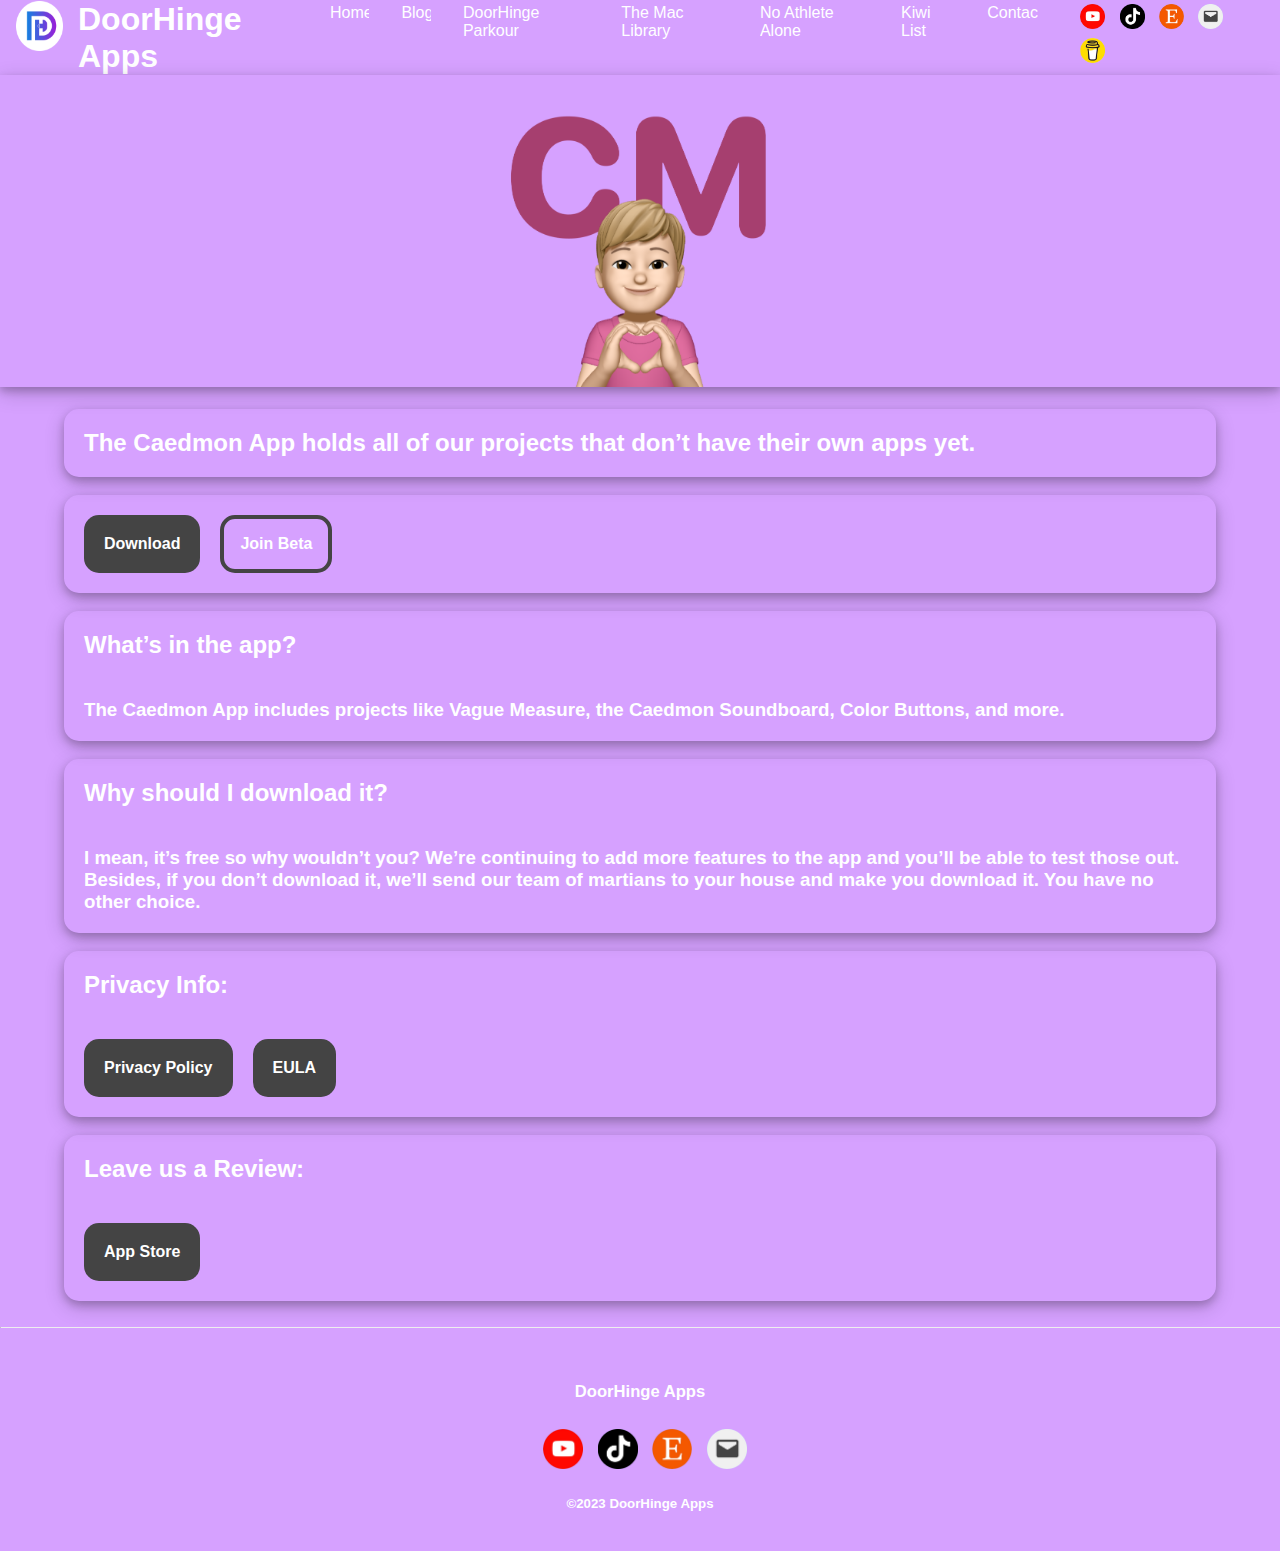
<file: the-caedmon-app.html>
<!DOCTYPE html>
<div>
    <head>
        <!-- Google tag (gtag.js) -->
        <script async src="https://www.googletagmanager.com/gtag/js?id=G-0T96P7BYKY"></script>
        <script>
          window.dataLayer = window.dataLayer || [];
          function gtag(){dataLayer.push(arguments);}
          gtag('js', new Date());

          gtag('config', 'G-0T96P7BYKY');
        </script>
        <title>The Caedmon App</title>
        <link rel="icon" type="image/x-icon" href="caedmonappfavicon.png">
        <meta name="viewport" content="width=device-width, initial-scale=1">

        <link rel="stylesheet" type="text/css" media="all" type="text/css" href="css/thecaedmonapp.css" />
        <!--
        <link rel="stylesheet" type="text/css" media="screen and (min-width:    0px) and (max-width: 400px)" href="css/400px.css" />
        <link rel="stylesheet" type="text/css" media="screen and (min-width:  340px) and (max-width: 639px)" href="css/639px.css" />
        <link rel="stylesheet" type="text/css" media="screen and (min-width:  640px) and (max-width: 999px)" href="css/999px.css" />
        -->
        <link rel="stylesheet" type="text/css" media="screen and (min-width: 401px)" href="css/thecaedmonapp.css" />

    </head>

    <body>
        <meta name="viewport" content="width=device-width, initial-scale=1">
          <section class="top-nav">
            <div>
                <a href="https://doorhingeapps.com">
                    <div class="altHStack">
                        <div class="logo">
                            <img src="DoorHinge Apps Logo Circle.png" alt="DoorHinge Apps Logo">
                        </div>
                    
                        <h1 class="navBarTitle">
                            DoorHinge Apps
                        </h1>
                    </div>
                </a>
            </div>
            <input id="menu-toggle" type="checkbox" />
            <label class='menu-button-container' for="menu-toggle">
            <div class='menu-button'></div>
            </label>
            <ul class="menu">
                <li>
                    <a href="https://doorhingeapps.com" class="whiteButtonText">
                        Home
                    </a>
                </li>
                <li>
                    <a href="https://doorhingeapps.com/blog" class="whiteButtonText">
                        Blog
                    </a>
                </li>
                <li>
                    <a href="https://doorhingeparkour.com" class="whiteButtonText">
                        DoorHinge Parkour
                    </a>
                </li>
                <li>
                    <a href="https://themaclibrary.com" class="whiteButtonText">
                        The Mac Library
                    </a>
                </li>
                <li>
                    <a href="https://noathletealone.com" class="whiteButtonText">
                        No Athlete Alone
                    </a>
                </li>
                <li>
                    <a href="https://kiwilist.app" class="whiteButtonText">
                        Kiwi List
                    </a>
                </li>
                <li>
                    <a href="contact.html" class="whiteButtonText">
                        Contact
                    </a>
                </li>
                <li>
                    <div class="altHStack">
                        <div class="socials">
                            <a href="https://youtube.com/@doorhingeparkour">
                                <img src="socials/YouTube Icon.png" class="socialIconMenu">
                            </a>
                            <a href="https://tiktok.com/@doorhingeparkour">
                                <img src="socials/TikTok Icon.png" class="socialIconMenu">
                            </a>
                            <a href="https://www.etsy.com/shop/DoorHingeApps?listing_id=1361313416">
                                <img src="socials/Etsy Icon.png" class="socialIconMenu">
                            </a>
                            <a href="mailto:support@doorhingeapps.com">
                                <img src="socials/Email Icon.png" class="socialIconMenu">
                            </a>
                            <a href="https://www.buymeacoffee.com/caedmonm">
                                <img src="socials/Buy me a Coffee Icon.png" class="socialIconMenu">
                            </a>
                        </div>
                    </div>
                </li>
            </ul>
          </section>


        <div class="show-mobile">
            <img src="the-caedmon-app/The Caedmon App Banner.png" alt="The Caedmon App By DoorHinge Apps" class="titleImage">
        </div>

        <div class="hide-mobile">
            <img src="the-caedmon-app/The Caedmon App Banner Desktop.png" alt="The Caedmon App By DoorHinge Apps" class="titleImage">
        </div>

        <br>

        <div class="infoText">
            <h2 class="infoSubtextLeft">
                The Caedmon App holds all of our projects that don’t have their own apps yet.
            </h2>
        </div>

        <br>

        <div class="infoText">
            <div class="centerButtons">
                <div class="fillButtons">
                    <a href="https://apps.apple.com/us/app/the-caedmon-app/id6444353468" class="fillButtonText">
                        Download
                    </a>
                </div>
                <div class="Hspacer20">
                    <p></p>
                </div>
                <div class="outlineButtons">
                    <a href="https://testflight.apple.com/join/qsHJXMbw" class="outlineButtonText">
                        Join Beta
                    </a>
                </div>
            </div>
        </div>

        <br>

        <div class="infoText">
            <h2 class="infoSubtextLeft">
                What’s in the app?
            </h2>
            <h3 class="infoSubtextLeft">
                The Caedmon App includes projects like Vague Measure, the Caedmon Soundboard, Color Buttons, and more.
            </h3>
        </div>

        <br>

        <div class="infoText">
            <h2 class="infoSubtextLeft">
                Why should I download it?
            </h2>
            <h3 class="infoSubtextLeft">
                I mean, it’s free so why wouldn’t you? We’re continuing to add more features to the app and you’ll be able to test those out. Besides, if you don’t download it, we’ll send our team of martians to your house and make you download it. You have no other choice.
            </h3>
        </div>

        <br>

        <div class="infoText">
            <h2 class="infoSubtextLeft">
                Privacy Info:
            </h2>
            <div class="centerButtons">
                <div class="fillButtons">
                    <a href="thecaedmonapp-privacypolicy.html" class="fillButtonText">
                        Privacy Policy
                    </a>
                </div>
                <div class="Hspacer20">
                    <p></p>
                </div>
                <div class="fillButtons">
                    <a href="thecaedmonapp-eula.html" class="fillButtonText">
                        EULA
                    </a>
                </div>
            </div>
        </div>

        <br>

        <div class="infoText">
            <h2 class="infoSubtextLeft">
                Leave us a Review:
            </h2>
            <div class="centerButtons">
                <div class="fillButtons">
                    <a href="https://apps.apple.com/us/app/the-caedmon-app/id6444353468" class="fillButtonText">
                        App Store
                    </a>
                </div>
            </div>
        </div>
        
        <br>
        <hr>
        <br>

        <div class="footer">
            <div class="doorhingeapps">
                <a href="https://doorhingeapps.com" class="whiteButtonText">
                    <h5>
                        DoorHinge Apps
                    </h5>
                </a>
            </div>
            <div class="altHStack">
                <div class="socials">
                    <a href="https://youtube.com/@doorhingeparkour">
                        <img src="socials/YouTube Icon.png" class="socialIcon">
                    </a>
                    <a href="https://tiktok.com/@doorhingeparkour">
                        <img src="socials/TikTok Icon.png" class="socialIcon">
                    </a>
                    <a href="https://www.etsy.com/shop/DoorHingeApps?listing_id=1361313416">
                        <img src="socials/Etsy Icon.png" class="socialIcon">
                    </a>
                    <a href="mailto:support@doorhingeapps.com">
                        <img src="socials/Email Icon.png" class="socialIcon">
                    </a>
                </div>
            </div>
            <div class="copyright">
                <h5>
                    ©2023 DoorHinge Apps
                </h5>
            </div>
            <br>
            
    </body>
</div>
</file>
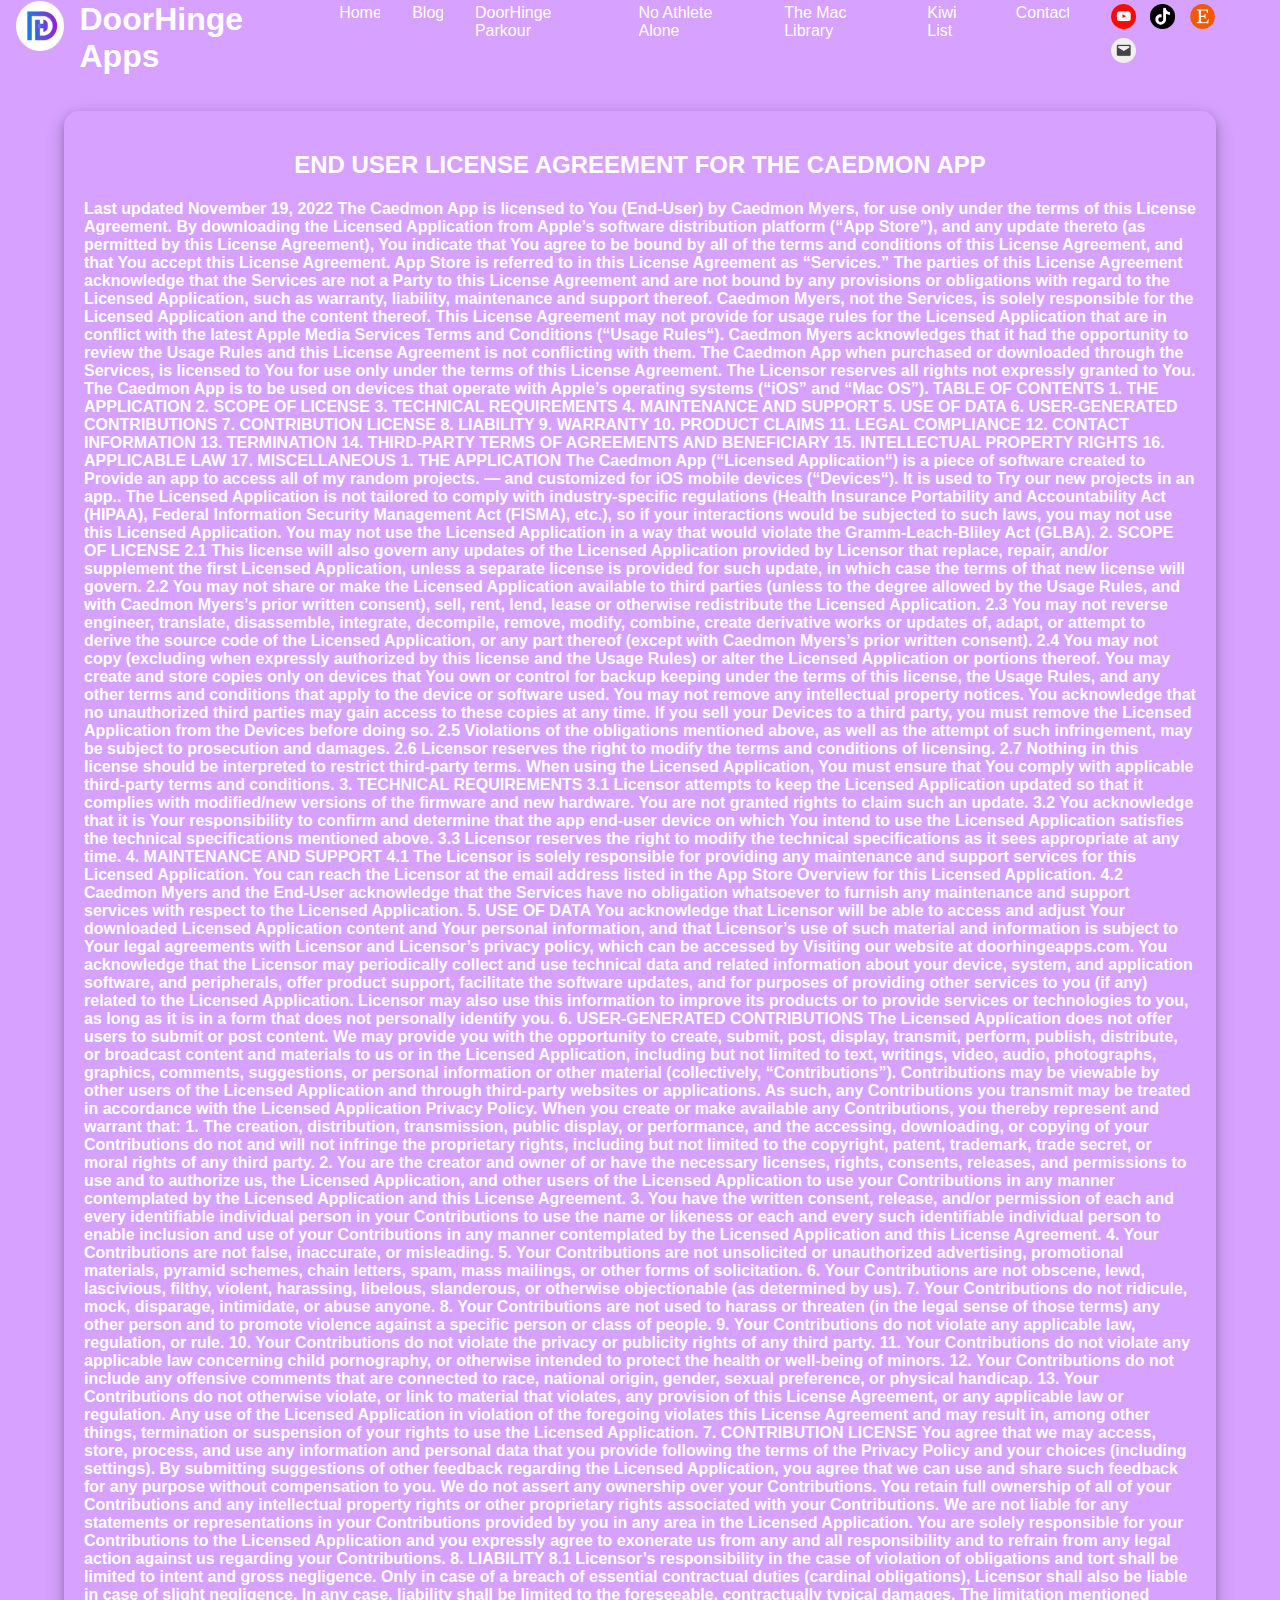
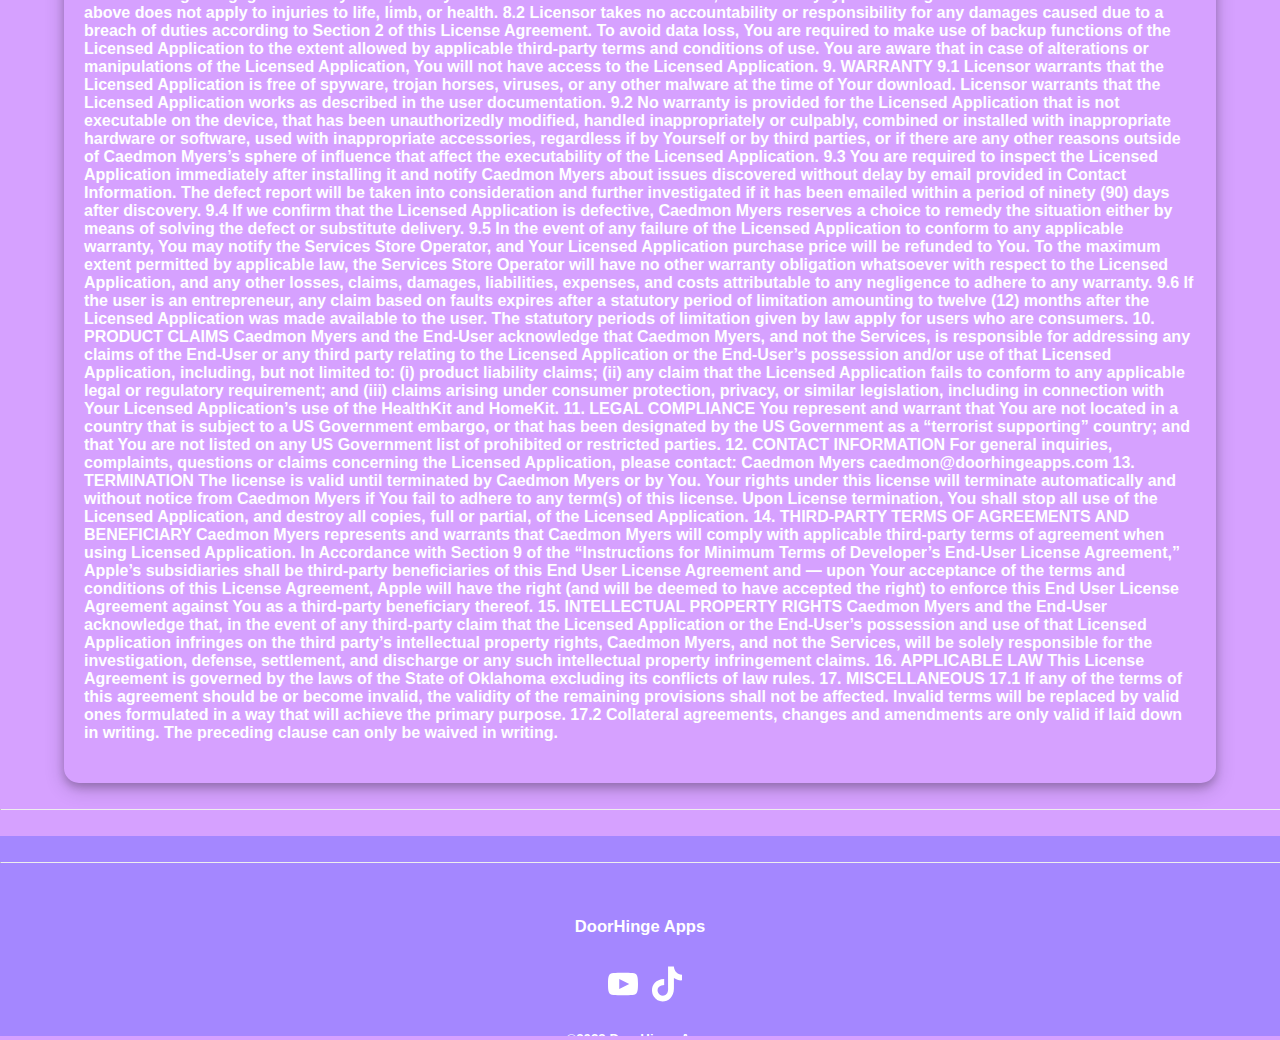
<file: thecaedmonapp-eula.html>
<!DOCTYPE html>
<div>
    <head>
        <!-- Google tag (gtag.js) -->
        <script async src="https://www.googletagmanager.com/gtag/js?id=G-0T96P7BYKY"></script>
        <script>
          window.dataLayer = window.dataLayer || [];
          function gtag(){dataLayer.push(arguments);}
          gtag('js', new Date());

          gtag('config', 'G-0T96P7BYKY');
        </script>
        <title>EULA | The Caedmon App</title>
        <link rel="icon" type="image/x-icon" href="caedmonappfavicon.png">
        <meta name="viewport" content="width=device-width, initial-scale=1">

        <link rel="stylesheet" type="text/css" media="all" type="text/css" href="css/thecaedmonapp.css" />
        <!--
        <link rel="stylesheet" type="text/css" media="screen and (min-width:    0px) and (max-width: 400px)" href="css/400px.css" />
        <link rel="stylesheet" type="text/css" media="screen and (min-width:  340px) and (max-width: 639px)" href="css/639px.css" />
        <link rel="stylesheet" type="text/css" media="screen and (min-width:  640px) and (max-width: 999px)" href="css/999px.css" />
        -->
        <link rel="stylesheet" type="text/css" media="screen and (min-width: 401px)" href="css/thecaedmonapp.css" />

    </head>

    <body>
        <meta name="viewport" content="width=device-width, initial-scale=1">
          <section class="top-nav">
            <div>
                <div class="altHStack">
                    <div class="logo">
                        <img src="DoorHinge Apps Logo Circle.png" alt="DoorHinge Apps Logo">
                    </div>
                
                    <h1 class="navBarTitle">
                        DoorHinge Apps
                    </h1>
                
                </div>
            </div>
            <input id="menu-toggle" type="checkbox" />
            <label class='menu-button-container' for="menu-toggle">
            <div class='menu-button'></div>
            </label>
            <ul class="menu">
                <li>
                    <a href="https://doorhingeapps.com" class="whiteButtonText">
                        Home
                    </a>
                </li>
                <li>
                    <a href="https://doorhingeapps.com/blog" class="whiteButtonText">
                        Blog
                    </a>
                </li>
                <li>
                    <a href="https://doorhingeparkour.com" class="whiteButtonText">
                        DoorHinge Parkour
                    </a>
                </li>
                <li>
                    <a href="https://noathletealone.com" class="whiteButtonText">
                        No Athlete Alone
                    </a>
                </li>
                <li>
                    <a href="https://themaclibrary.com" class="whiteButtonText">
                        The Mac Library
                    </a>
                </li>
                <li>
                    <a href="https://kiwilist.app" class="whiteButtonText">
                        Kiwi List
                    </a>
                </li>
                <li>
                    <a href="contact.html" class="whiteButtonText">
                        Contact
                    </a>
                </li>
                <li>
                    <div class="altHStack">
                        <div class="socials">
                            <a href="https://youtube.com/@doorhingeparkour">
                                <img src="socials/YouTube Icon.png" class="socialIconMenu">
                            </a>
                            <a href="https://tiktok.com/@doorhingeparkour">
                                <img src="socials/TikTok Icon.png" class="socialIconMenu">
                            </a>
                            <a href="https://www.etsy.com/shop/DoorHingeApps?listing_id=1361313416">
                                <img src="socials/Etsy Icon.png" class="socialIconMenu">
                            </a>
                            <a href="mailto:support@doorhingeapps.com">
                                <img src="socials/Email Icon.png" class="socialIconMenu">
                            </a>
                        </div>
                    </div>
                </li>
            </ul>
          </section>

        <br>
        <br>

        <div class="infoText">
            <div class="infoSubtextLeft">
                <h2>
                    END USER LICENSE AGREEMENT FOR THE CAEDMON APP
                </h2>
                <h4>
                    Last updated November 19, 2022

                    The Caedmon App is licensed to You (End-User) by Caedmon Myers, for use only under the terms of this License Agreement.

                    By downloading the Licensed Application from Apple’s software distribution platform (“App Store”), and any update thereto (as permitted by this License Agreement), You indicate that You agree to be bound by all of the terms and conditions of this License Agreement, and that You accept this License Agreement. App Store is referred to in this License Agreement as “Services.”

                    The parties of this License Agreement acknowledge that the Services are not a Party to this License Agreement and are not bound by any provisions or obligations with regard to the Licensed Application, such as warranty, liability, maintenance and support thereof. Caedmon Myers, not the Services, is solely responsible for the Licensed Application and the content thereof.

                    This License Agreement may not provide for usage rules for the Licensed Application that are in conflict with the latest Apple Media Services Terms and Conditions (“Usage Rules“). Caedmon Myers acknowledges that it had the opportunity to review the Usage Rules and this License Agreement is not conflicting with them.

                    The Caedmon App when purchased or downloaded through the Services, is licensed to You for use only under the terms of this License Agreement. The Licensor reserves all rights not expressly granted to You. The Caedmon App is to be used on devices that operate with Apple’s operating systems (“iOS” and “Mac OS”).

                    TABLE OF CONTENTS

                    1. THE APPLICATION
                    2. SCOPE OF LICENSE
                    3. TECHNICAL REQUIREMENTS
                    4. MAINTENANCE AND SUPPORT
                    5. USE OF DATA
                    6. USER-GENERATED CONTRIBUTIONS
                    7. CONTRIBUTION LICENSE
                    8. LIABILITY
                    9. WARRANTY
                    10. PRODUCT CLAIMS
                    11. LEGAL COMPLIANCE
                    12. CONTACT INFORMATION
                    13. TERMINATION
                    14. THIRD-PARTY TERMS OF AGREEMENTS AND BENEFICIARY 15. INTELLECTUAL PROPERTY RIGHTS
                    16. APPLICABLE LAW
                    17. MISCELLANEOUS

                    1. THE APPLICATION

                    The Caedmon App (“Licensed Application“) is a piece of software created to Provide an app to access all of my random projects. — and customized for iOS mobile devices (“Devices“). It is used to Try our new projects in an app..

                    The Licensed Application is not tailored to comply with industry-specific regulations (Health Insurance Portability and Accountability Act (HIPAA), Federal Information Security Management Act (FISMA), etc.), so if your interactions would be subjected to such laws, you may not use this Licensed Application. You may not use the Licensed Application in a way that would violate the Gramm-Leach-Bliley Act (GLBA).

                    2. SCOPE OF LICENSE

                    2.1 This license will also govern any updates of the Licensed Application provided by Licensor that replace, repair, and/or supplement the first Licensed Application, unless a separate license is provided for such update, in which case the terms of that new license will govern.

                    2.2 You may not share or make the Licensed Application available to third parties (unless to the degree allowed by the Usage Rules, and with Caedmon Myers’s prior written consent), sell, rent, lend, lease or otherwise redistribute the Licensed Application.

                    2.3 You may not reverse engineer, translate, disassemble, integrate, decompile, remove, modify, combine, create derivative works or updates of, adapt, or attempt to derive the source code of the Licensed Application, or any part thereof (except with Caedmon Myers’s prior written consent).

                    2.4 You may not copy (excluding when expressly authorized by this license and the Usage Rules) or alter the Licensed Application or portions thereof. You may create and store copies only on devices that You own or control for backup keeping under the terms of this license, the Usage Rules, and any other terms and conditions that apply to the device or software used. You may not remove any intellectual property notices. You acknowledge that no unauthorized third parties may gain access to these copies at any time. If you sell your Devices to a third party, you must remove the Licensed Application from the Devices before doing so.

                    2.5 Violations of the obligations mentioned above, as well as the attempt of such infringement, may be subject to prosecution and damages.

                    2.6 Licensor reserves the right to modify the terms and conditions of licensing.

                    2.7 Nothing in this license should be interpreted to restrict third-party terms. When using the Licensed Application, You must ensure that You comply with applicable third-party terms and conditions.

                    3. TECHNICAL REQUIREMENTS

                    3.1 Licensor attempts to keep the Licensed Application updated so that it complies with modified/new versions of the firmware and new hardware. You are not granted rights to claim such an update.

                    3.2 You acknowledge that it is Your responsibility to confirm and determine that the app end-user device on which You intend to use the Licensed Application satisfies the technical specifications mentioned above.

                    3.3 Licensor reserves the right to modify the technical specifications as it sees appropriate at any time.

                    4. MAINTENANCE AND SUPPORT

                    4.1 The Licensor is solely responsible for providing any maintenance and support services for this Licensed Application. You can reach the Licensor at the email address listed in the App Store Overview for this Licensed Application.

                    4.2 Caedmon Myers and the End-User acknowledge that the Services have no obligation whatsoever to furnish any maintenance and support services with respect to the Licensed Application.

                    5. USE OF DATA

                    You acknowledge that Licensor will be able to access and adjust Your downloaded Licensed Application content and Your personal information, and that Licensor’s use of such material and information is subject to Your legal agreements with Licensor and Licensor’s privacy policy, which can be accessed by Visiting our website at doorhingeapps.com.

                    You acknowledge that the Licensor may periodically collect and use technical data and related information about your device, system, and application software, and peripherals, offer product support, facilitate the software updates, and for purposes of providing other services to you (if any) related to the Licensed Application. Licensor may also use this information to improve its products or to provide services or technologies to you, as long as it is in a form that does not personally identify you.

                    6. USER-GENERATED CONTRIBUTIONS

                    The Licensed Application does not offer users to submit or post content. We may provide you with the opportunity to create, submit, post, display, transmit, perform, publish, distribute, or broadcast content and materials to us or in the Licensed Application, including but not limited to text, writings, video, audio, photographs, graphics, comments, suggestions, or personal information or other material (collectively, “Contributions”). Contributions may be viewable by other users of the Licensed Application and through third-party websites or applications. As such, any Contributions you transmit may be treated in accordance with the Licensed Application Privacy Policy. When you create or make available any Contributions, you thereby represent and warrant that:

                    1. The creation, distribution, transmission, public display, or performance, and the accessing, downloading, or copying of your Contributions do not and will not infringe the proprietary rights, including but not limited to the copyright, patent, trademark, trade secret, or moral rights of any third party.

                    2. You are the creator and owner of or have the necessary licenses, rights, consents, releases, and permissions to use and to authorize us, the Licensed Application, and other users of the Licensed Application to use your Contributions in any manner contemplated by the Licensed Application and this License Agreement.

                    3. You have the written consent, release, and/or permission of each and every identifiable individual person in your Contributions to use the name or likeness or each and every such identifiable individual person to enable inclusion and use of your Contributions in any manner contemplated by the Licensed Application and this License Agreement.

                    4. Your Contributions are not false, inaccurate, or misleading.
                    5. Your Contributions are not unsolicited or unauthorized advertising, promotional materials, pyramid schemes, chain letters, spam, mass mailings, or other forms of solicitation.
                    6. Your Contributions are not obscene, lewd, lascivious, filthy, violent, harassing, libelous, slanderous, or otherwise objectionable (as determined by us).
                    7. Your Contributions do not ridicule, mock, disparage, intimidate, or abuse anyone.
                    8. Your Contributions are not used to harass or threaten (in the legal sense of those terms) any other person and to promote violence against a specific person or class of people.
                    9. Your Contributions do not violate any applicable law, regulation, or rule.
                    10. Your Contributions do not violate the privacy or publicity rights of any third party.
                    11. Your Contributions do not violate any applicable law concerning child pornography, or otherwise intended to protect the health or well-being of minors. 12. Your Contributions do not include any offensive comments that are connected to race, national origin, gender, sexual preference, or physical handicap.
                    13. Your Contributions do not otherwise violate, or link to material that violates, any provision of this License Agreement, or any applicable law or regulation.

                    Any use of the Licensed Application in violation of the foregoing violates this License Agreement and may result in, among other things, termination or suspension of your rights to use the Licensed Application.

                    7. CONTRIBUTION LICENSE

                    You agree that we may access, store, process, and use any information and personal data that you provide following the terms of the Privacy Policy and your choices (including settings).

                    By submitting suggestions of other feedback regarding the Licensed Application, you agree that we can use and share such feedback for any purpose without compensation to you.

                    We do not assert any ownership over your Contributions. You retain full ownership of all of your Contributions and any intellectual property rights or other proprietary rights associated with your Contributions. We are not liable for any statements or representations in your Contributions provided by you in any area in the Licensed Application. You are solely responsible for your Contributions to the Licensed Application and you expressly agree to exonerate us from any and all responsibility and to refrain from any legal action against us regarding your Contributions.

                    8. LIABILITY

                    8.1 Licensor’s responsibility in the case of violation of obligations and tort shall be limited to intent and gross negligence. Only in case of a breach of essential contractual duties (cardinal obligations), Licensor shall also be liable in case of slight negligence. In any case, liability shall be limited to the foreseeable, contractually typical damages. The limitation mentioned above does not apply to injuries to life, limb, or health.

                    8.2 Licensor takes no accountability or responsibility for any damages caused due to a breach of duties according to Section 2 of this License Agreement. To avoid data loss, You are required to make use of backup functions of the Licensed Application to the extent allowed by applicable third-party terms and conditions of use. You are aware that in case of alterations or manipulations of the Licensed Application, You will not have access to the Licensed Application.

                    9. WARRANTY

                    9.1 Licensor warrants that the Licensed Application is free of spyware, trojan horses, viruses, or any other malware at the time of Your download. Licensor warrants that the Licensed Application works as described in the user documentation.

                    9.2 No warranty is provided for the Licensed Application that is not executable on the device, that has been unauthorizedly modified, handled inappropriately or culpably, combined or installed with inappropriate hardware or software, used with inappropriate accessories, regardless if by Yourself or by third parties, or if there are any other reasons outside of Caedmon Myers’s sphere of influence that affect the executability of the Licensed Application.

                    9.3 You are required to inspect the Licensed Application immediately after installing it and notify Caedmon Myers about issues discovered without delay by email provided in Contact Information. The defect report will be taken into consideration and further investigated if it has been emailed within a period of ninety (90) days after discovery.

                    9.4 If we confirm that the Licensed Application is defective, Caedmon Myers reserves a choice to remedy the situation either by means of solving the defect or substitute delivery.

                    9.5 In the event of any failure of the Licensed Application to conform to any applicable warranty, You may notify the Services Store Operator, and Your Licensed Application purchase price will be refunded to You. To the maximum extent permitted by applicable law, the Services Store Operator will have no other warranty obligation whatsoever with respect to the Licensed Application, and any other losses, claims, damages, liabilities, expenses, and costs attributable to any negligence to adhere to any warranty.

                    9.6 If the user is an entrepreneur, any claim based on faults expires after a statutory period of limitation amounting to twelve (12) months after the Licensed Application was made available to the user. The statutory periods of limitation given by law apply for users who are consumers.

                    10. PRODUCT CLAIMS

                    Caedmon Myers and the End-User acknowledge that Caedmon Myers, and not the Services, is responsible for addressing any claims of the End-User or any third party relating to the Licensed Application or the End-User’s possession and/or use of that Licensed Application, including, but not limited to:

                    (i) product liability claims;

                    (ii) any claim that the Licensed Application fails to conform to any applicable legal or regulatory requirement; and

                    (iii) claims arising under consumer protection, privacy, or similar legislation, including in connection with Your Licensed Application’s use of the HealthKit and HomeKit.

                    11. LEGAL COMPLIANCE

                    You represent and warrant that You are not located in a country that is subject to a US Government embargo, or that has been designated by the US Government as a “terrorist supporting” country; and that You are not listed on any US Government list of prohibited or restricted parties.

                    12. CONTACT INFORMATION

                    For general inquiries, complaints, questions or claims concerning the Licensed Application, please contact:

                    Caedmon Myers
                    caedmon@doorhingeapps.com

                    13. TERMINATION

                    The license is valid until terminated by Caedmon Myers or by You. Your rights under this license will terminate automatically and without notice from Caedmon Myers if You fail to adhere to any term(s) of this license. Upon License termination, You shall stop all use of the Licensed Application, and destroy all copies, full or partial, of the Licensed Application.

                    14. THIRD-PARTY TERMS OF AGREEMENTS AND BENEFICIARY

                    Caedmon Myers represents and warrants that Caedmon Myers will comply with applicable third-party terms of agreement when using Licensed Application.

                    In Accordance with Section 9 of the “Instructions for Minimum Terms of Developer’s End-User License Agreement,” Apple’s subsidiaries shall be third-party beneficiaries of this End User License Agreement and — upon Your acceptance of the terms and conditions of this License Agreement, Apple will have the right (and will be deemed to have accepted the right) to enforce this End User License Agreement against You as a third-party beneficiary thereof.

                    15. INTELLECTUAL PROPERTY RIGHTS

                    Caedmon Myers and the End-User acknowledge that, in the event of any third-party claim that the Licensed Application or the End-User’s possession and use of that Licensed Application infringes on the third party’s intellectual property rights, Caedmon Myers, and not the Services, will be solely responsible for the investigation, defense, settlement, and discharge or any such intellectual property infringement claims.

                    16. APPLICABLE LAW

                    This License Agreement is governed by the laws of the State of Oklahoma excluding its conflicts of law rules.

                    17. MISCELLANEOUS

                    17.1 If any of the terms of this agreement should be or become invalid, the validity of the remaining provisions shall not be affected. Invalid terms will be replaced by valid ones formulated in a way that will achieve the primary purpose.

                    17.2 Collateral agreements, changes and amendments are only valid if laid down in writing. The preceding clause can only be waived in writing.
                </h4>
            </div>
        </div>
        
        <br>
        <hr>
        <br>
        
        

        <embed type="text/html" src="footer.html" width="100%" height="200">
            
    </body>
</div>
</file>
<file: css/base.css>
h1 {
	color: white;
}

body {
	background: #BBA9FF;
	background-attachment: fixed;
	/*background-color: #fdc100;*/
}

img {
  width: 100%; /* takes the 100 % width of its container (.box div)*/
  height: 100%; /* takes the 100 % height of its container (.box div)*/
}

.titleImage {
	border-radius: 0px;
  /*box-shadow: 0 4px 8px 0 rgba(0, 0, 0, 0.2), 0 6px 20px 0 rgba(0, 0, 0, 0.19);*/
}

br {
	height: 20px;
}

a {
	text-decoration: none;
	/*color: white;*/
}

a:hover{
	text-decoration: none;
	/*color: white;*/
}

@media (max-width: 1000px) {
      .show-mobile {
        display: block;
      }
      .hide-mobile {
        display: none;
      }
    }

@media (min-width: 1001px) {
      .show-mobile {
        display: none;
      }
      .hide-mobile {
        display: block;
      }
    }

.animatedLogo {
	border-radius: 500px;
}

.blogDate {
	color: white;
	text-align: left;
	font-family: Helvetica;
	padding-top: 20px;
	padding-left: 20px;
	margin: auto;
}

.comingSoonBanner {
	color: white;
	width: 100%;
	padding: 15px;
	padding-left: 50px;
	padding-right: 50px;
	background-color: #FDC100;
}

.mobileComingSoonBanner {
	color: white;
	padding-top: 15px;
	padding-bottom: 15px;
	background-color: #FDC100;
}


.newReleaseBanner {
	color: white;
	width: 100%;
	padding: 15px;
	padding-left: 50px;
	padding-right: 50px;
	/*background: linear-gradient(to right, #FF3A99, #A487FF);*/
    background-color: #B19DFF;
    box-shadow: -4px -4px 10px #BBA9FF, 4px 4px 10px rgba(0, 0, 0, 0.15);
    border-radius: 10px;
    
}

.mobileNewReleaseBanner {
	color: white;
	padding-top: 15px;
	padding-bottom: 15px;
    background-color: #B19DFF;
    box-shadow: -4px -4px 10px #BBA9FF, 4px 4px 10px rgba(0, 0, 0, 0.15);
    border-radius: 10px;
}

.preorderBanner {
	color: white;
	width: 100%;
	padding: 15px;
	padding-left: 50px;
	padding-right: 50px;
	background-color: #19B000;
}

.mobilePreorderBanner {
	color: white;
	padding-top: 15px;
	padding-bottom: 15px;
	background-color: #19B000;
}

.mobileBannerContainter {
	padding-left: 10%;
	padding-right: 10%;
}

.appInfo {
	width: 94%;
	padding-right: 3%;
	padding-left: 3%;
}

.infoSubtextApp {
	color: white;
	text-align: left;
	font-family: Helvetica;
	padding: 10px;
	margin: auto;
}


.peopleButtons {
	padding: 20px;
	color: white;
	font-weight: bold;
	text-decoration: none;
	text-align: center;
	color: white;
	padding: 20px;
	font-family: Helvetica;
	background-color: transparent;
	border-style: solid;
	border-color: #444;
	border-width: 3.5px;
	border-radius: 10px;
}

.peopleButtons:hover{
	padding: 20px;
	color: white;
	font-weight: bold;
	text-decoration: none;
	text-align: center;
	color: white;
	padding: 20px;
	font-family: Helvetica;
	background-color: transparent;
	border-style: solid;
	border-color: #fff;
	border-width: 3.5px;
	border-radius: 10px;
}
.peopleButtonText {
	color: white;
	padding-left: 5px;
	margin: auto;
}

.appsImageContainer {
    padding-left: 5%;
}

.appsImage {
    border-radius: 50px;
	/*width: 45%;*/
	/*padding-left: 5%;*/
    
}
.appsImageContainerMobile {
    padding-left: 10%;
	padding-right: 10%;
}

.mobileAppsImage {
	margin: auto;
    border-radius: 50px;
}

.peopleHStack {
		display: inline-flex;
		margin: auto;
}

.peopleIcons {
	height: 30px;
	width: 30px;
	margin: auto;
}

.peopleBox {
	width: 300px;
	height: 300px;
	margin: auto;
}

.fillButtonText {
	color: white;
}

.contactButtons {
	text-decoration: underline;
	color: white;
	text-align: left;
	font-family: Helvetica;
	padding: 20px;
	margin: auto;
}

.contactButtonsNoPadding {
	text-decoration: underline;
	color: white;
	text-align: left;
	font-family: Helvetica;
	padding-left: 20px;
	padding-bottom: 20px;
}

.whiteButtonText {
	color: white;
}

.outlineButtonText {
	color: white;
}

hr {
	border: 4;
  border-top: 3px black;
}

/*a: link {
	color: white;
}

a: visited {
	color: white;
}*/

.imageBox {
	width: 100%;
	margin: auto;
 	/*height: 200px;*/
 	/*border: 5px dashed #f7a239;*/
}

#mc-embedded-subscribe {
    padding-left: 45px;
    padding-right: 45px;
    border-width: 0px;
}

.infoText {
	width: 90%;
	margin: auto;
	border-radius: 15px;
    background-color: #B19DFF;
    box-shadow: -7px -7px 20px #BBA9FF, 4px 4px 10px rgba(0, 0, 0, 0.15);
	/*box-shadow: 0 4px 8px 0 rgba(0, 0, 0, 0.2), 0 6px 20px 0 rgba(0, 0, 0, 0.19);*/
}

.compareSection {
	width: 50%;
	border-radius: 15px;
	box-shadow: 0 4px 8px 0 rgba(0, 0, 0, 0.2), 0 6px 20px 0 rgba(0, 0, 0, 0.19);
}

.listTitle {
	color: white;
	padding-left: 20px;
}

.listItem {
	color: white;
	padding-left: 5px;
}

.compareListItem {
	color: white;
	padding-right: 5px;
	padding-bottom: 10px;
}

.compareList {
}

.compareHStack {
	width: 95%;
	display: inline-flex;
	margin: auto;
	padding-left: 5%;
}

.infoSubtextCenter {
	color: white;
	/*text-align: center;*/
	font-family: Helvetica;
	padding: 20px;
	margin: auto;
}

.infoSubtextLeft {
	color: white;
	text-align: left;
	font-family: Helvetica;
	padding: 20px;
	margin: auto;
}

.infoSubtextLeftNoPadding {
	color: white;
	text-align: left;
	font-family: Helvetica;
	padding-left: 20px;
}

.emailField {
    padding: 10px;
    width: 95%;
    background-color: #BBA9FF;
    border-width: 0px;
    box-shadow: inset -4px -4px 20px #BBA9FF, inset 4px 4px 7px rgba(0, 0, 0, 0.15);
    border-radius: 5px;
}

.emailField::placeholder {
    color: #A489FF;
    font-weight: bold;
}

.HStack {
	display: inline-flex;
	padding-bottom: 50px;
}

.altHStack {
	display: inline-flex;
}

.navBarTitle {
	margin: auto;
	padding-left: 15px;
}

.navBarTitle:hover {
	text-decoration: underline;
}


.stack {
  display: flex;
  flex-direction: column;
  align-items: center;
}

.stack img {
  margin-bottom: 10px; /* Optional: adds some space between the image and the button */
}

.theThing {
    padding: 100px;
    padding-top: 150px;
    position: absolute;
    display: flex;
}

.stacked-image {
    max-width: 400px;
}

.stack {
    position: relative;
}

.fillButtonsContact {
	padding: 30px;
    padding-left: 50px;
    padding-right: 50px;
	color: white;
	font-weight: bold;
	text-decoration: none;
	text-align: center;
	color: white;
	font-family: Helvetica;
	background-color: #B19DFF;
	border-radius: 15px;
    box-shadow: -4px -4px 10px #BBA9FF, 4px 4px 10px rgba(0, 0, 0, 0.15);
    cursor: pointer;
}

.fillButtonsContact:hover{
	color: white;
	font-weight: bold;
	text-decoration: none;
	text-align: center;
	font-family: Helvetica;
	/*background-color: #fdc100;*/
    background: #B19DFF;
	border-radius: 15px;
    box-shadow: inset -4px -4px 20px #BBA9FF, inset 4px 4px 15px rgba(0, 0, 0, 0.15);
}



.otherFillButtons {
  display: inline-flex;
  align-items: center;
  justify-content: center;
  width: 60px;
  height: 60px;
  padding: 0;
  border: none;
  background-color: #BBA9FF;
  border-radius: 12px;
  box-shadow: -4px -4px 10px #BBA9FF, 4px 4px 10px rgba(0, 0, 0, 0.15);
}

.otherFillButtons:hover {
    background-color: transparent;
    box-shadow: inset -4px -4px 20px #BBA9FF, inset 4px 4px 15px rgba(0, 0, 0, 0.15);
}

.otherSocialIcon {
    width: 30px;
    height: 30px;
    filter: invert(100%) sepia(95%) saturate(20%) hue-rotate(315deg) brightness(104%) 
}

.socialIcon {
	height: 40px;
	width: 40px;
	padding-left: 10px;
    filter: invert(100%) sepia(95%) saturate(20%) hue-rotate(315deg) brightness(104%) contrast(104%);
}

.socialIcon:hover {
	height: 40px;
	width: 40px;
	padding-left: 10px;
    filter: invert(0%) sepia(9%) saturate(300%) hue-rotate(22deg) brightness(89%) contrast(101%);
}

.socialIconMenu {
	height: 30px;
	width: 30px;
	padding-left: 10px;
	padding-bottom: 5px;
    filter: invert(100%) sepia(95%) saturate(20%) hue-rotate(315deg) brightness(104%) contrast(104%);
}

.socialIconMenu:hover {
	height: 30px;
	width: 30px;
	padding-left: 10px;
	padding-bottom: 5px;
    filter: invert(0%) sepia(9%) saturate(300%) hue-rotate(22deg) brightness(89%) contrast(101%);
}

.doorhingeapps {
	font-size: 20px;
	font-family: Helvetica;
	font-weight: bold;
}

.doorhingeapps:hover {
	text-decoration: underline;
}

.navTitleStack {
	padding-left: 15px;
	display: grid;


}

.navButton {
	color: white;
	font-family: Helvetica;
	padding: 10px;
	border: solid;
	border-width: 2px;
	border-radius: 10px;
	border-color: transparent;
}

.navButton:hover {
	color: white;
	font-family: Helvetica;
	padding: 10px;
	border: solid;
	border-width: 2px;
	border-radius: 10px;
	border-color: white;
}

.navBar {
	width: 85%;
	margin: auto;
	border-radius: 10px;
	padding: 12px;
	background-color: #444;
}

.logo {
	height: 50px;
	width: 50px;
}

.centerButtons {
	padding: 20px;
	display: inline-flex;
	margin: auto;
}

.fillButtons {
	padding: 20px;
	color: white;
	font-weight: bold;
	text-decoration: none;
	text-align: center;
	color: white;
	padding: 20px;
	font-family: Helvetica;
	background-color: #B19DFF;
	border-radius: 15px;
    box-shadow: -4px -4px 10px #BBA9FF, 4px 4px 10px rgba(0, 0, 0, 0.15);
    cursor: pointer;
}

.fillButtons:hover{
	color: white;
	font-weight: bold;
	text-decoration: none;
	text-align: center;
	padding: 20px;
	font-family: Helvetica;
	/*background-color: #fdc100;*/
    background: #B19DFF;
	border-radius: 15px;
    box-shadow: inset -4px -4px 20px #BBA9FF, inset 4px 4px 15px rgba(0, 0, 0, 0.15);
}

.formButtons {
	padding: 20px;
	color: white;
	font-weight: bold;
	text-decoration: none;
	text-align: center;
	color: white;
	padding: 20px;
	font-family: Helvetica;
	background-color: #B19DFF;
	border-radius: 15px;
    box-shadow: -4px -4px 10px #BBA9FF, 4px 4px 10px rgba(0, 0, 0, 0.15);
    cursor: pointer;
    border-width: 0px;
    padding-left: 30px;
    padding-right: 30px;
}

.formButtons:hover{
	color: white;
	font-weight: bold;
	text-decoration: none;
	text-align: center;
	font-family: Helvetica;
	/*background-color: #fdc100;*/
    background: #B19DFF;
	border-radius: 15px;
    box-shadow: inset -4px -4px 20px #BBA9FF, inset 4px 4px 15px rgba(0, 0, 0, 0.15);
}

.fillButtons2 {
	padding: 20px;
	color: white;
	font-weight: bold;
	text-decoration: none;
	text-align: center;
	color: white;
	padding: 20px;
	font-family: Helvetica;
	background-color: #444;
	border-radius: 15px;
}

.fillButtons2:hover{
	color: white;
	font-weight: bold;
	text-decoration: none;
	text-align: center;
	padding: 16px;
	font-family: Helvetica;
	background-color: #fdc100;
	border-style: solid;
	border-color: #444;
	border-width: 4px;
	border-radius: 15px;
}

.Hspacer10 {
	width: 10px;
	color: transparent;
}

.Hspacer15 {
	width: 15px;
	color: transparent;
}

.Hspacer20 {
	width: 20px;
	color: transparent;
}

.outlineButtons {
	color: white;
	font-weight: bold;
	text-decoration: none;
	text-align: center;
	padding: 16px;
	font-family: Helvetica;
	background-color: transparent;
	border-style: solid;
	border-color: #444;
	border-width: 4px;
	border-radius: 15px;
}

.outlineButtons:hover{
	color: #666;
	font-weight: bold;
	text-decoration: none;
	text-align: center;
	padding: 16px;
	font-family: Helvetica;
	background: linear-gradient(to right, #FF3A99, #A487FF);
	border-style: solid;
	border-color: #444;
	border-width: 4px;
	border-radius: 15px;
}

.Questions {
	font-family: Helvetica;
	color: white;
	width: 90%;
	margin: auto;
}

.Answers {
	font-family: Helvetica;
	font-weight: normal;
	color: white;
	width: 90%;
	margin: auto;
}

.footer {
	margin: auto;
	text-align: center;
}

.copyright {
	font-family: Helvetica;
	color: white;
}

.gallery {
	width: 60%;
	margin: auto;
}

.hiddendiv {display: none; }
.testA:focus ~ #testA {display: block; }
.testB:focus ~ #testB {display: block; }



/*CSS for Hamburger Menu*/



















h2 {
  vertical-align: center;
  text-align: center;
}

html, body {
  margin: 0;
  height: 100%;
}

* {
  font-family: Helvetica;
  box-sizing: border-box;
}

li:hover {
	border-width: 4px;
	border-color: white;
	border-radius: 0px;
}

.top-nav {
  display: flex;
  flex-direction: row;
  align-items: center;
  justify-content: space-between;
  background-color: #A487FF;
  background: linear-gradient(#197FE0, #A487FF);
  /* W3C, IE 10+/ Edge, Firefox 16+, Chrome 26+, Opera 12+, Safari 7+ */
  color: #FFF;
  height: 75px;
  padding: 1em;
}

.menu {
  display: flex;
  flex-direction: row;
  list-style-type: none;
  margin: 0;
  padding: 0;
}

.menu > li {
  margin: 0 1rem;
  overflow: hidden;
}

.menu-button-container {
  display: none;
  height: 100%;
  width: 30px;
  cursor: pointer;
  flex-direction: column;
  justify-content: center;
  align-items: center;
}

#menu-toggle {
  display: none;
}

.menu-button,
.menu-button::before,
.menu-button::after {
  display: block;
  background-color: #fff;
  position: absolute;
  height: 4px;
  width: 30px;
  transition: transform 400ms cubic-bezier(0.23, 1, 0.32, 1);
  border-radius: 2px;
}

.menu-button::before {
  content: '';
  margin-top: -8px;
}

.menu-button::after {
  content: '';
  margin-top: 8px;
}

#menu-toggle:checked + .menu-button-container .menu-button::before {
  margin-top: 0px;
  transform: rotate(405deg);
}

#menu-toggle:checked + .menu-button-container .menu-button {
  background: rgba(255, 255, 255, 0);
}

#menu-toggle:checked + .menu-button-container .menu-button::after {
  margin-top: 0px;
  transform: rotate(-405deg);
}

/*@media only screen and (max-device-width: 480px) {*/
/*@media (max-width: 1000px) {*/
@media (max-width: 1200px) {
  .menu-button-container {
    display: flex;
  }
  .menu {
    position: absolute;
    top: 0;
    margin-top: 75px;
    left: 0;
    flex-direction: column;
    width: 100%;
    justify-content: center;
    align-items: center;
  }
  #menu-toggle ~ .menu li {
    height: 0;
    margin: 0;
    padding: 0;
    border: 0;
    transition: height 400ms cubic-bezier(0.23, 1, 0.32, 1);
  }
  #menu-toggle:checked ~ .menu li {
    border: 0.5px solid #444;
    height: 3em;
    padding: 0.85em;
    transition: height 400ms cubic-bezier(0.23, 1, 0.32, 1);
  }
  .menu > li {
    display: flex;
    justify-content: center;
    margin: 0;
    padding: 0.5em 0;
    width: 100%;
    color: white;
    background-color: #A487FF;
  }
  .menu > li:not(:last-child) {
    border-bottom: 1px solid #444;
  }
}
</file>
<file: css/naa.css>
h1 {
	color: white;
	font-family: Helvetica;
}

body {
	background-color: #99CDED;
	background-attachment: fixed;
	/*background-color: #fdc100;*/
}

img {
  width: 100%; /* takes the 100 % width of its container (.box div)*/
  height: 100%; /* takes the 100 % height of its container (.box div)*/
}

.titleImage {
	border-radius: 0px;
  box-shadow: 0 4px 8px 0 rgba(0, 0, 0, 0.2), 0 6px 20px 0 rgba(0, 0, 0, 0.19);
}

br {
	height: 20px;
}

a {
	text-decoration: none;
	/*color: white;*/
}

a:hover{
	text-decoration: none;
	/*color: white;*/
}

@media only screen and (max-device-width: 480px) {
      .show-mobile {
        display: block;
      }
      .hide-mobile {
        display: none;
      }
    }

 @media only screen and (min-device-width: 481px) {
      .show-mobile {
        display: none;
      }
      .hide-mobile {
        display: block;
      }
    }

.comingSoonBanner {
	color: white;
	width: 100%;
	padding: 15px;
	padding-left: 50px;
	padding-right: 50px;
	background-color: #FDC100;
}

.mobileComingSoonBanner {
	color: white;
	padding-top: 15px;
	padding-bottom: 15px;
	background-color: #FDC100;
}

.preorderBanner {
	color: white;
	width: 100%;
	padding: 15px;
	padding-left: 50px;
	padding-right: 50px;
	background-color: #19B000;
}

.mobilePreorderBanner {
	color: white;
	padding-top: 15px;
	padding-bottom: 15px;
	background-color: #19B000;
}

.mobileBannerContainter {
	padding-left: 10%;
	padding-right: 10%;
}

.appInfo {
	width: 94%;
	padding-right: 3%;
	padding-left: 3%;
}

.infoSubtextApp {
	color: white;
	text-align: left;
	font-family: Helvetica;
	padding: 10px;
	margin: auto;
}


.peopleButtons {
	padding: 20px;
	color: white;
	font-weight: bold;
	text-decoration: none;
	text-align: center;
	color: white;
	padding: 20px;
	font-family: Helvetica;
	background-color: transparent;
	border-style: solid;
	border-color: #444;
	border-width: 3.5px;
	border-radius: 10px;
}

.peopleButtons:hover{
	padding: 20px;
	color: white;
	font-weight: bold;
	text-decoration: none;
	text-align: center;
	color: white;
	padding: 20px;
	font-family: Helvetica;
	background-color: transparent;
	border-style: solid;
	border-color: #fff;
	border-width: 3.5px;
	border-radius: 10px;
}
.peopleButtonText {
	color: white;
	padding-left: 5px;
	margin: auto;
}

.appsImage {
	width: 45%;
	padding-left: 5%;
}

.mobileAppsImage {
	padding-left: 10%;
	padding-right: 10%;
	margin: auto;
}

.peopleHStack {
		display: inline-flex;
		margin: auto;
}

.peopleIcons {
	height: 30px;
	width: 30px;
	margin: auto;
}

.peopleBox {
	width: 300px;
	height: 300px;
	margin: auto;
}

.fillButtonText {
	color: white;
}

.contactButtons {
	text-decoration: underline;
	color: white;
	text-align: left;
	font-family: Helvetica;
	padding: 20px;
	margin: auto;
}

.contactButtonsNoPadding {
	text-decoration: underline;
	color: white;
	text-align: left;
	font-family: Helvetica;
	padding-left: 20px;
	padding-bottom: 20px;
}

.whiteButtonText {
	color: white;
}

.outlineButtonText {
	color: white;
}

hr {
	border: 4;
  border-top: 3px black;
}

/*a: link {
	color: white;
}

a: visited {
	color: white;
}*/

.imageBox {
	width: 100%;
	margin: auto;
 	/*height: 200px;*/
 	/*border: 5px dashed #f7a239;*/
}

.infoText {
	width: 90%;
	margin: auto;
	border-radius: 15px;
	box-shadow: 0 4px 8px 0 rgba(0, 0, 0, 0.2), 0 6px 20px 0 rgba(0, 0, 0, 0.19);
}

.compareSection {
	width: 50%;
	border-radius: 15px;
	box-shadow: 0 4px 8px 0 rgba(0, 0, 0, 0.2), 0 6px 20px 0 rgba(0, 0, 0, 0.19);
}

.listTitle {
	color: white;
	padding-left: 20px;
}

.listItem {
	color: white;
	padding-left: 5px;
}

.compareListItem {
	color: white;
	padding-right: 5px;
	padding-bottom: 10px;
}

.compareList {
}

.compareHStack {
	width: 95%;
	display: inline-flex;
	margin: auto;
	padding-left: 5%;
}

.infoSubtextCenter {
	color: white;
	/*text-align: center;*/
	font-family: Helvetica;
	padding: 20px;
	margin: auto;
}

.infoSubtextLeft {
	color: white;
	text-align: left;
	font-family: Helvetica;
	padding: 20px;
	margin: auto;
}

.infoSubtextLeftNoPadding {
	color: white;
	text-align: left;
	font-family: Helvetica;
	padding-left: 20px;
}

.HStack {
	display: inline-flex;
	padding-bottom: 50px;
}

.altHStack {
	display: inline-flex;
}

.navBarTitle {
	margin: auto;
	padding-left: 15px;
}

.navBarTitle:hover {
	text-decoration: underline;
}

.socialIcon {
	height: 40px;
	width: 50px;
	padding-left: 10px;
}

.socialIconMenu {
	height: 30px;
	width: 35px;
	padding-left: 10px;
	padding-bottom: 5px;
}

.doorhingeapps {
	font-size: 20px;
	font-family: Helvetica;
	font-weight: bold;
}

.doorhingeapps:hover {
	text-decoration: underline;
}

.navTitleStack {
	padding-left: 15px;
	display: grid;


}

.navButton {
	color: white;
	font-family: Helvetica;
	padding: 10px;
	border: solid;
	border-width: 2px;
	border-radius: 10px;
	border-color: transparent;
}

.navButton:hover {
	color: white;
	font-family: Helvetica;
	padding: 10px;
	border: solid;
	border-width: 2px;
	border-radius: 10px;
	border-color: white;
}

.navBar {
	width: 85%;
	margin: auto;
	border-radius: 10px;
	padding: 12px;
	background-color: #444;
}

.logo {
	height: 50px;
	width: 50px;
}

.centerButtons {
	padding: 20px;
	display: inline-flex;
	margin: auto;
}

.fillButtons {
	padding: 20px;
	color: white;
	font-weight: bold;
	text-decoration: none;
	text-align: center;
	color: white;
	padding: 20px;
	font-family: Helvetica;
	background-color: #444;
	border-radius: 15px;
}

.fillButtons:hover{
	color: white;
	font-weight: bold;
	text-decoration: none;
	text-align: center;
	padding: 16px;
	font-family: Helvetica;
	background-color: #8F2FCA;
	border-style: solid;
	border-color: #444;
	border-width: 4px;
	border-radius: 15px;
}

.fillButtons2 {
	padding: 20px;
	color: white;
	font-weight: bold;
	text-decoration: none;
	text-align: center;
	color: white;
	padding: 20px;
	font-family: Helvetica;
	background-color: #444;
	border-radius: 15px;
}

.fillButtons2:hover{
	color: white;
	font-weight: bold;
	text-decoration: none;
	text-align: center;
	padding: 16px;
	font-family: Helvetica;
	background-color: #8F2FCA;
	border-style: solid;
	border-color: #444;
	border-width: 4px;
	border-radius: 15px;
}

.Hspacer10 {
	width: 10px;
	color: transparent;
}

.Hspacer15 {
	width: 15px;
	color: transparent;
}

.Hspacer20 {
	width: 20px;
	color: transparent;
}

.outlineButtons {
	color: white;
	font-weight: bold;
	text-decoration: none;
	text-align: center;
	padding: 16px;
	font-family: Helvetica;
	background-color: transparent;
	border-style: solid;
	border-color: #444;
	border-width: 4px;
	border-radius: 15px;
}

.outlineButtons:hover{
	color: #666;
	font-weight: bold;
	text-decoration: none;
	text-align: center;
	padding: 16px;
	font-family: Helvetica;
	background-color: #8F2FCA;
	border-style: solid;
	border-color: #444;
	border-width: 4px;
	border-radius: 15px;
}

.Questions {
	font-family: Helvetica;
	color: white;
	width: 90%;
	margin: auto;
}

.Answers {
	font-family: Helvetica;
	font-weight: normal;
	color: white;
	width: 90%;
	margin: auto;
}

.footer {
	margin: auto;
	text-align: center;
}

.copyright {
	font-family: Helvetica;
	color: white;
}

.gallery {
	width: 60%;
	margin: auto;
}

.hiddendiv {display: none; }
.testA:focus ~ #testA {display: block; }
.testB:focus ~ #testB {display: block; }



/*CSS for Hamburger Menu*/



















h2 {
  vertical-align: center;
  text-align: center;
}

html, body {
  margin: 0;
  height: 100%;
}

* {
  font-family: Helvetica;
  box-sizing: border-box;
}

li:hover {
	border-width: 4px;
	border-color: white;
	border-radius: 0px;
}

.top-nav {
  display: flex;
  flex-direction: row;
  align-items: center;
  justify-content: space-between;
  background-color: #3AA9ED;
  /* W3C, IE 10+/ Edge, Firefox 16+, Chrome 26+, Opera 12+, Safari 7+ */
  color: #FFF;
  height: 75px;
  padding: 1em;
}

.menu {
  display: flex;
  flex-direction: row;
  list-style-type: none;
  margin: 0;
  padding: 0;
}

.menu > li {
  margin: 0 1rem;
  overflow: hidden;
}

.menu-button-container {
  display: none;
  height: 100%;
  width: 30px;
  cursor: pointer;
  flex-direction: column;
  justify-content: center;
  align-items: center;
}

#menu-toggle {
  display: none;
}

.menu-button,
.menu-button::before,
.menu-button::after {
  display: block;
  background-color: #fff;
  position: absolute;
  height: 4px;
  width: 30px;
  transition: transform 400ms cubic-bezier(0.23, 1, 0.32, 1);
  border-radius: 2px;
}

.menu-button::before {
  content: '';
  margin-top: -8px;
}

.menu-button::after {
  content: '';
  margin-top: 8px;
}

#menu-toggle:checked + .menu-button-container .menu-button::before {
  margin-top: 0px;
  transform: rotate(405deg);
}

#menu-toggle:checked + .menu-button-container .menu-button {
  background: rgba(255, 255, 255, 0);
}

#menu-toggle:checked + .menu-button-container .menu-button::after {
  margin-top: 0px;
  transform: rotate(-405deg);
}
/*@media only screen and (max-device-width: 480px) {*/
/*@media (max-width: 700px) {*/
@media only screen and (max-device-width: 480px) {
  .menu-button-container {
    display: flex;
  }
  .menu {
    position: absolute;
    top: 0;
    margin-top: 75px;
    left: 0;
    flex-direction: column;
    width: 100%;
    justify-content: center;
    align-items: center;
  }
  #menu-toggle ~ .menu li {
    height: 0;
    margin: 0;
    padding: 0;
    border: 0;
    transition: height 400ms cubic-bezier(0.23, 1, 0.32, 1);
  }
  #menu-toggle:checked ~ .menu li {
    border: 0.5px solid #444;
    height: 3em;
    padding: 0.85em;
    transition: height 400ms cubic-bezier(0.23, 1, 0.32, 1);
  }
  .menu > li {
    display: flex;
    justify-content: center;
    margin: 0;
    padding: 0.5em 0;
    width: 100%;
    color: white;
    background-color: #99CDED;
  }
  .menu > li:not(:last-child) {
    border-bottom: 1px solid #444;
  }
}
</file>
<file: css/thecaedmonapp.css>
h1 {
	color: white;
	font-family: Helvetica;
}

body {
	background-color: #D6A1FF;
	background-attachment: fixed;
	/*background-color: #fdc100;*/
}

img {
  width: 100%; /* takes the 100 % width of its container (.box div)*/
  height: 100%; /* takes the 100 % height of its container (.box div)*/
}

.titleImage {
	border-radius: 0px;
  box-shadow: 0 4px 8px 0 rgba(0, 0, 0, 0.2), 0 6px 20px 0 rgba(0, 0, 0, 0.19);
}

br {
	height: 20px;
}

a {
	text-decoration: none;
	/*color: white;*/
}

a:hover{
	text-decoration: none;
	/*color: white;*/
}

@media (max-width: 1000px) {
      .show-mobile {
        display: block;
      }
      .hide-mobile {
        display: none;
      }
    }

@media (min-width: 1000px) {
      .show-mobile {
        display: none;
      }
      .hide-mobile {
        display: block;
      }
    }

.comingSoonBanner {
	color: white;
	width: 100%;
	padding: 15px;
	padding-left: 50px;
	padding-right: 50px;
	background-color: #FDC100;
}

.mobileComingSoonBanner {
	color: white;
	padding-top: 15px;
	padding-bottom: 15px;
	background-color: #FDC100;
}

.preorderBanner {
	color: white;
	width: 100%;
	padding: 15px;
	padding-left: 50px;
	padding-right: 50px;
	background-color: #19B000;
}

.mobilePreorderBanner {
	color: white;
	padding-top: 15px;
	padding-bottom: 15px;
	background-color: #19B000;
}

.mobileBannerContainter {
	padding-left: 10%;
	padding-right: 10%;
}

.appInfo {
	width: 94%;
	padding-right: 3%;
	padding-left: 3%;
}

.infoSubtextApp {
	color: white;
	text-align: left;
	font-family: Helvetica;
	padding: 10px;
	margin: auto;
}


.peopleButtons {
	padding: 20px;
	color: white;
	font-weight: bold;
	text-decoration: none;
	text-align: center;
	color: white;
	padding: 20px;
	font-family: Helvetica;
	background-color: transparent;
	border-style: solid;
	border-color: #444;
	border-width: 3.5px;
	border-radius: 10px;
}

.peopleButtons:hover{
	padding: 20px;
	color: white;
	font-weight: bold;
	text-decoration: none;
	text-align: center;
	color: white;
	padding: 20px;
	font-family: Helvetica;
	background-color: transparent;
	border-style: solid;
	border-color: #fff;
	border-width: 3.5px;
	border-radius: 10px;
}
.peopleButtonText {
	color: white;
	padding-left: 5px;
	margin: auto;
}

.appsImage {
	width: 45%;
	padding-left: 5%;
}

.mobileAppsImage {
	padding-left: 10%;
	padding-right: 10%;
	margin: auto;
}

.peopleHStack {
		display: inline-flex;
		margin: auto;
}

.peopleIcons {
	height: 30px;
	width: 30px;
	margin: auto;
}

.peopleBox {
	width: 300px;
	height: 300px;
	margin: auto;
}

.fillButtonText {
	color: white;
}

.contactButtons {
	text-decoration: underline;
	color: white;
	text-align: left;
	font-family: Helvetica;
	padding: 20px;
	margin: auto;
}

.contactButtonsNoPadding {
	text-decoration: underline;
	color: white;
	text-align: left;
	font-family: Helvetica;
	padding-left: 20px;
	padding-bottom: 20px;
}

.whiteButtonText {
	color: white;
}

.outlineButtonText {
	color: white;
}

hr {
	border: 4;
  border-top: 3px black;
}

/*a: link {
	color: white;
}

a: visited {
	color: white;
}*/

.imageBox {
	width: 100%;
	margin: auto;
 	/*height: 200px;*/
 	/*border: 5px dashed #f7a239;*/
}

.infoText {
	width: 90%;
	margin: auto;
	border-radius: 15px;
	box-shadow: 0 4px 8px 0 rgba(0, 0, 0, 0.2), 0 6px 20px 0 rgba(0, 0, 0, 0.19);
}

.compareSection {
	width: 50%;
	border-radius: 15px;
	box-shadow: 0 4px 8px 0 rgba(0, 0, 0, 0.2), 0 6px 20px 0 rgba(0, 0, 0, 0.19);
}

.listTitle {
	color: white;
	padding-left: 20px;
}

.listItem {
	color: white;
	padding-left: 5px;
}

.compareListItem {
	color: white;
	padding-right: 5px;
	padding-bottom: 10px;
}

.compareList {
}

.compareHStack {
	width: 95%;
	display: inline-flex;
	margin: auto;
	padding-left: 5%;
}

.infoSubtextCenter {
	color: white;
	/*text-align: center;*/
	font-family: Helvetica;
	padding: 20px;
	margin: auto;
}

.infoSubtextLeft {
	color: white;
	text-align: left;
	font-family: Helvetica;
	padding: 20px;
	margin: auto;
}

.infoSubtextLeftNoPadding {
	color: white;
	text-align: left;
	font-family: Helvetica;
	padding-left: 20px;
}

.HStack {
	display: inline-flex;
	padding-bottom: 50px;
}

.altHStack {
	display: inline-flex;
}

.navBarTitle {
	margin: auto;
	padding-left: 15px;
}

.navBarTitle:hover {
	text-decoration: underline;
}

.socialIcon {
	height: 40px;
	width: 50px;
	padding-left: 10px;
}

.socialIconMenu {
	height: 30px;
	width: 35px;
	padding-left: 10px;
	padding-bottom: 5px;
}

.doorhingeapps {
	font-size: 20px;
	font-family: Helvetica;
	font-weight: bold;
}

.doorhingeapps:hover {
	text-decoration: underline;
}

.navTitleStack {
	padding-left: 15px;
	display: grid;


}

.navButton {
	color: white;
	font-family: Helvetica;
	padding: 10px;
	border: solid;
	border-width: 2px;
	border-radius: 10px;
	border-color: transparent;
}

.navButton:hover {
	color: white;
	font-family: Helvetica;
	padding: 10px;
	border: solid;
	border-width: 2px;
	border-radius: 10px;
	border-color: white;
}

.navBar {
	width: 85%;
	margin: auto;
	border-radius: 10px;
	padding: 12px;
	background-color: #444;
}

.logo {
	height: 50px;
	width: 50px;
}

.centerButtons {
	padding: 20px;
	display: inline-flex;
	margin: auto;
}

.fillButtons {
	padding: 20px;
	color: white;
	font-weight: bold;
	text-decoration: none;
	text-align: center;
	color: white;
	padding: 20px;
	font-family: Helvetica;
	background-color: #444;
	border-radius: 15px;
}

.fillButtons:hover{
	color: white;
	font-weight: bold;
	text-decoration: none;
	text-align: center;
	padding: 16px;
	font-family: Helvetica;
	background-color: #8F2FCA;
	border-style: solid;
	border-color: #444;
	border-width: 4px;
	border-radius: 15px;
}

.fillButtons2 {
	padding: 20px;
	color: white;
	font-weight: bold;
	text-decoration: none;
	text-align: center;
	color: white;
	padding: 20px;
	font-family: Helvetica;
	background-color: #444;
	border-radius: 15px;
}

.fillButtons2:hover{
	color: white;
	font-weight: bold;
	text-decoration: none;
	text-align: center;
	padding: 16px;
	font-family: Helvetica;
	background-color: #8F2FCA;
	border-style: solid;
	border-color: #444;
	border-width: 4px;
	border-radius: 15px;
}

.Hspacer10 {
	width: 10px;
	color: transparent;
}

.Hspacer15 {
	width: 15px;
	color: transparent;
}

.Hspacer20 {
	width: 20px;
	color: transparent;
}

.outlineButtons {
	color: white;
	font-weight: bold;
	text-decoration: none;
	text-align: center;
	padding: 16px;
	font-family: Helvetica;
	background-color: transparent;
	border-style: solid;
	border-color: #444;
	border-width: 4px;
	border-radius: 15px;
}

.outlineButtons:hover{
	color: #666;
	font-weight: bold;
	text-decoration: none;
	text-align: center;
	padding: 16px;
	font-family: Helvetica;
	background-color: #8F2FCA;
	border-style: solid;
	border-color: #444;
	border-width: 4px;
	border-radius: 15px;
}

.Questions {
	font-family: Helvetica;
	color: white;
	width: 90%;
	margin: auto;
}

.Answers {
	font-family: Helvetica;
	font-weight: normal;
	color: white;
	width: 90%;
	margin: auto;
}

.footer {
	margin: auto;
	text-align: center;
}

.copyright {
	font-family: Helvetica;
	color: white;
}

.gallery {
	width: 60%;
	margin: auto;
}

.hiddendiv {display: none; }
.testA:focus ~ #testA {display: block; }
.testB:focus ~ #testB {display: block; }



/*CSS for Hamburger Menu*/



















h2 {
  vertical-align: center;
  text-align: center;
}

html, body {
  margin: 0;
  height: 100%;
}

* {
  font-family: Helvetica;
  box-sizing: border-box;
}

li:hover {
	border-width: 4px;
	border-color: white;
	border-radius: 0px;
}

.top-nav {
  display: flex;
  flex-direction: row;
  align-items: center;
  justify-content: space-between;
  background-color: #D6A1FF;
  /* W3C, IE 10+/ Edge, Firefox 16+, Chrome 26+, Opera 12+, Safari 7+ */
  color: #FFF;
  height: 75px;
  padding: 1em;
}

.menu {
  display: flex;
  flex-direction: row;
  list-style-type: none;
  margin: 0;
  padding: 0;
}

.menu > li {
  margin: 0 1rem;
  overflow: hidden;
}

.menu-button-container {
  display: none;
  height: 100%;
  width: 30px;
  cursor: pointer;
  flex-direction: column;
  justify-content: center;
  align-items: center;
}

#menu-toggle {
  display: none;
}

.menu-button,
.menu-button::before,
.menu-button::after {
  display: block;
  background-color: #fff;
  position: absolute;
  height: 4px;
  width: 30px;
  transition: transform 400ms cubic-bezier(0.23, 1, 0.32, 1);
  border-radius: 2px;
}

.menu-button::before {
  content: '';
  margin-top: -8px;
}

.menu-button::after {
  content: '';
  margin-top: 8px;
}

#menu-toggle:checked + .menu-button-container .menu-button::before {
  margin-top: 0px;
  transform: rotate(405deg);
}

#menu-toggle:checked + .menu-button-container .menu-button {
  background: rgba(255, 255, 255, 0);
}

#menu-toggle:checked + .menu-button-container .menu-button::after {
  margin-top: 0px;
  transform: rotate(-405deg);
}
/*@media only screen and (max-device-width: 480px) {*/
/*@media (max-width: 700px) {*/
@media (max-width: 1200px) {
  .menu-button-container {
    display: flex;
  }
  .menu {
    position: absolute;
    top: 0;
    margin-top: 75px;
    left: 0;
    flex-direction: column;
    width: 100%;
    justify-content: center;
    align-items: center;
  }
  #menu-toggle ~ .menu li {
    height: 0;
    margin: 0;
    padding: 0;
    border: 0;
    transition: height 400ms cubic-bezier(0.23, 1, 0.32, 1);
  }
  #menu-toggle:checked ~ .menu li {
    border: 0.5px solid #444;
    height: 3em;
    padding: 0.85em;
    transition: height 400ms cubic-bezier(0.23, 1, 0.32, 1);
  }
  .menu > li {
    display: flex;
    justify-content: center;
    margin: 0;
    padding: 0.5em 0;
    width: 100%;
    color: white;
    background-color: #D6A1FF;
  }
  .menu > li:not(:last-child) {
    border-bottom: 1px solid #444;
  }
}
</file>
